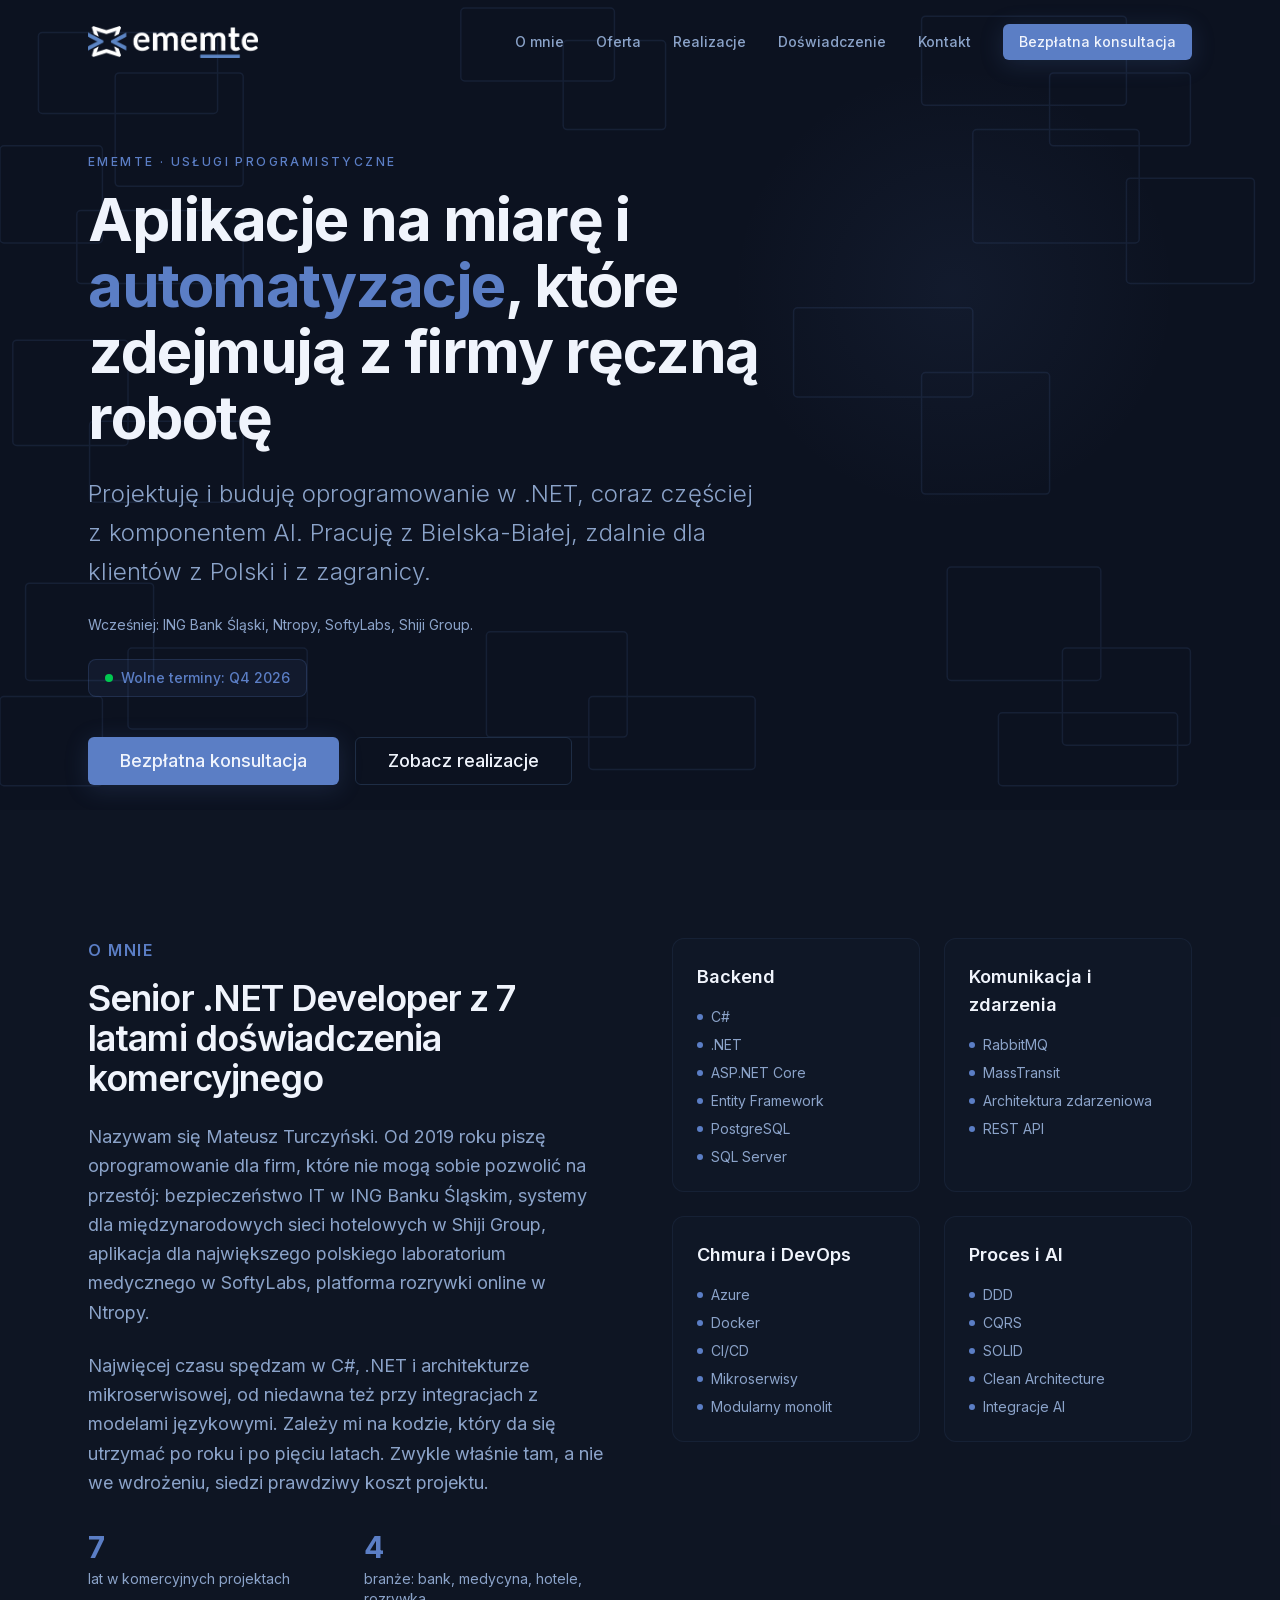
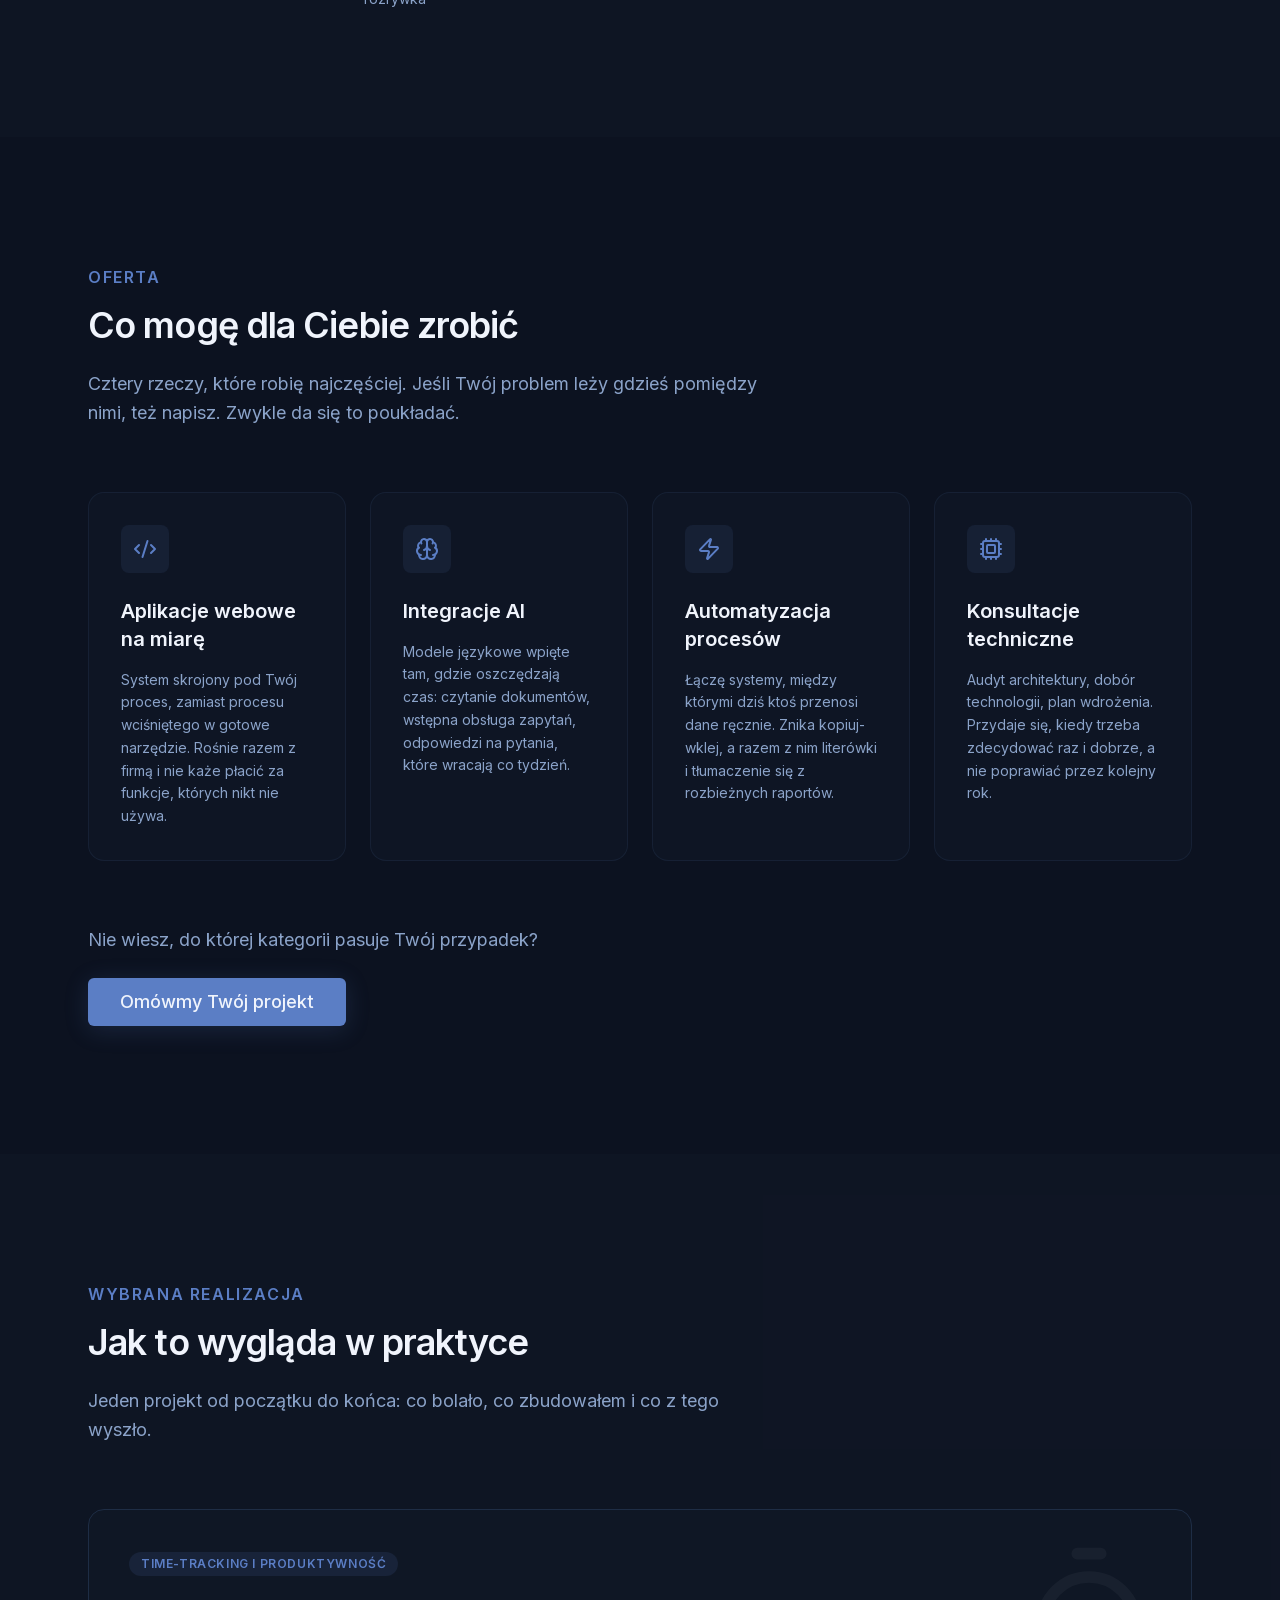
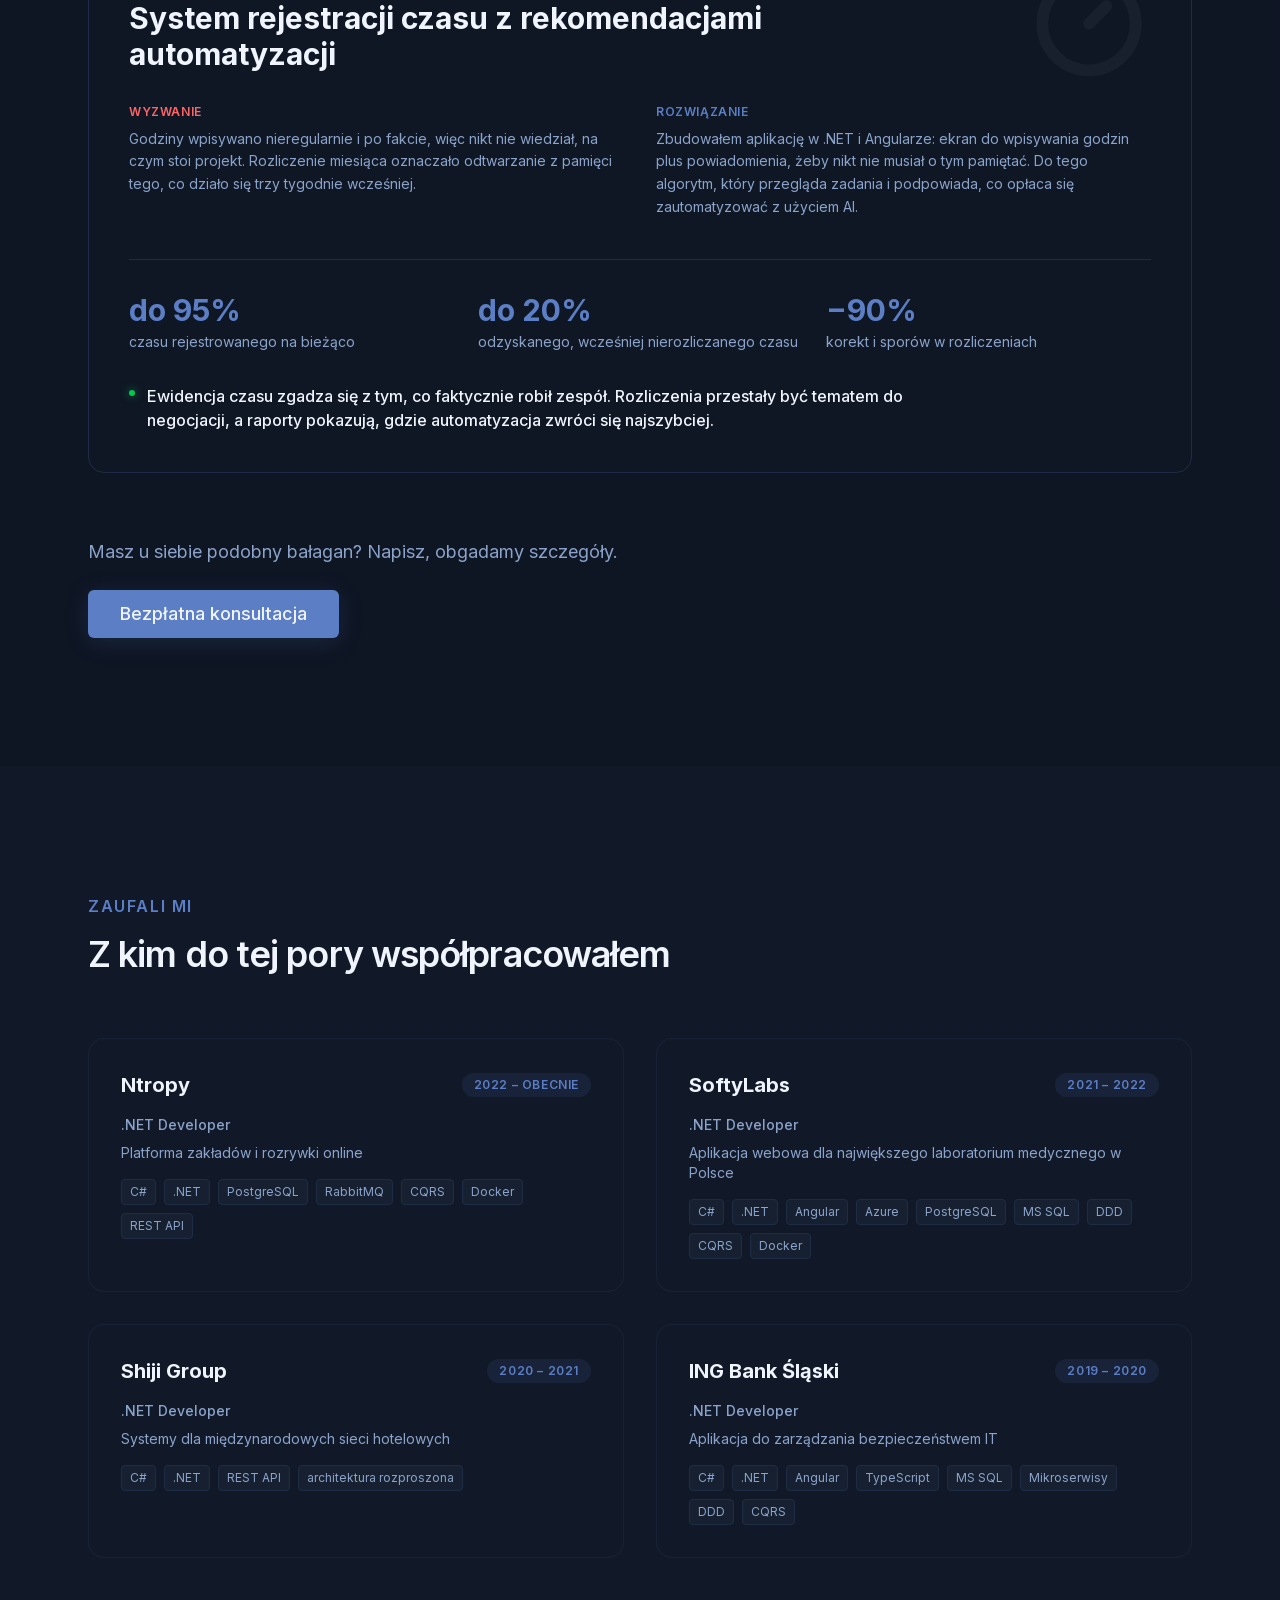
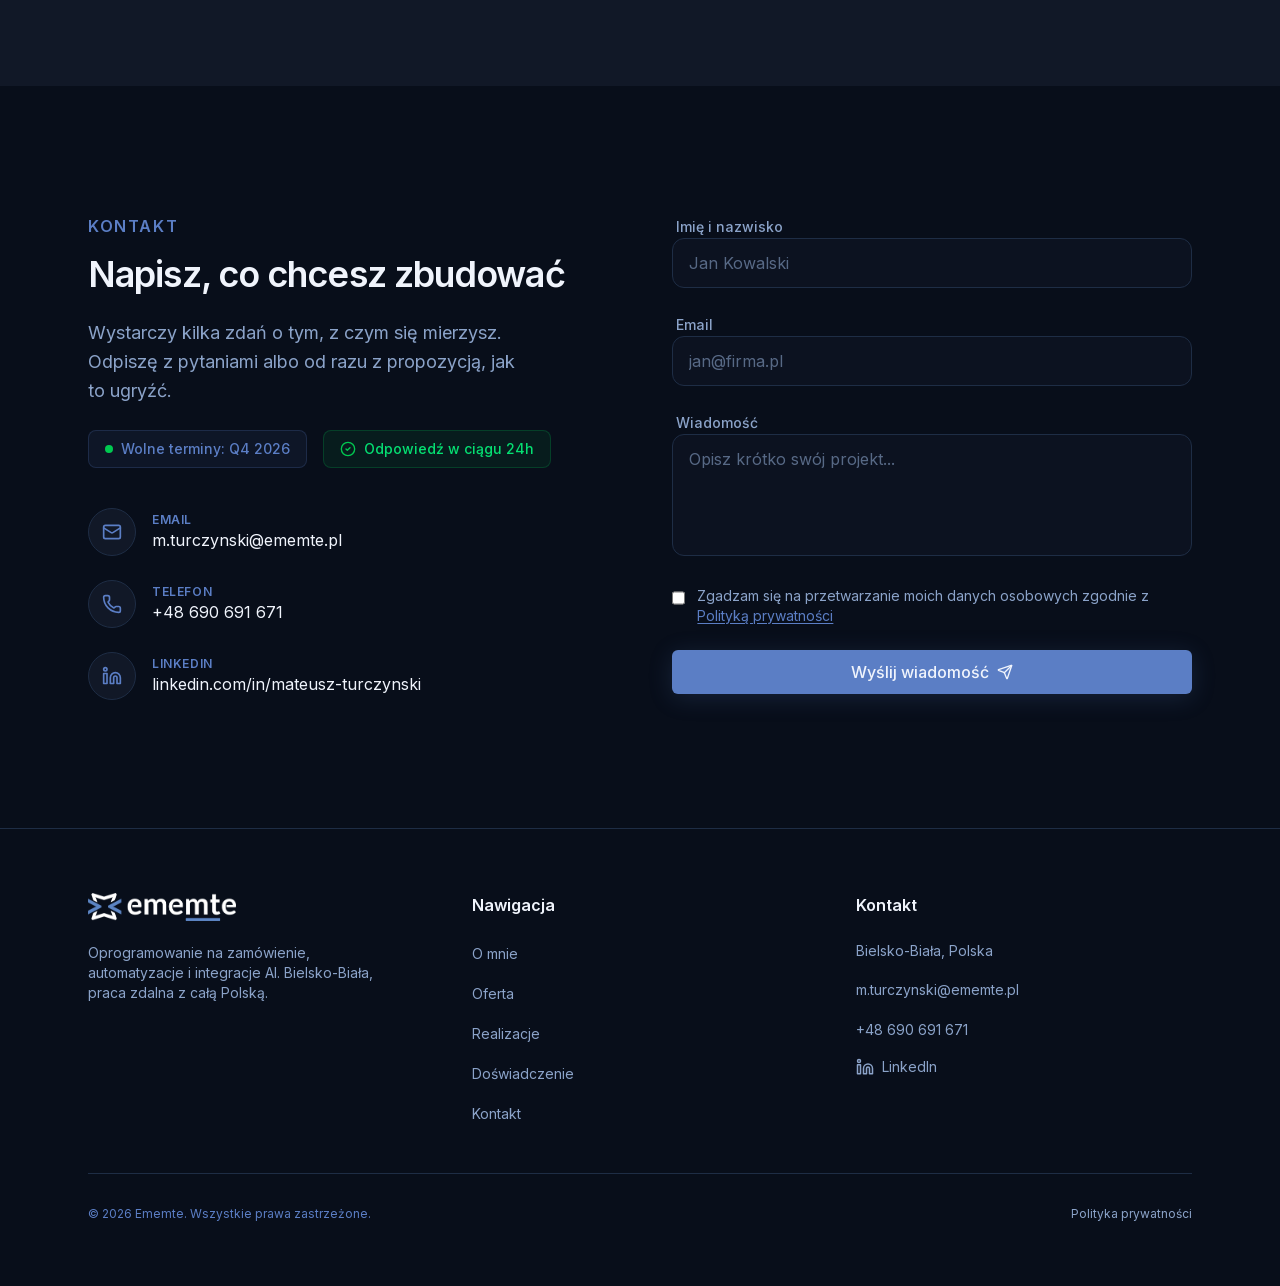
<file: index.html>
<!DOCTYPE html><html lang="pl" class="scroll-smooth"><head><meta charSet="utf-8"/><meta name="viewport" content="width=device-width, initial-scale=1"/><link rel="preload" href="/_next/static/media/1bffadaabf893a1e-s.p.3-6t-g6q0vh0a.woff2" as="font" crossorigin="" type="font/woff2"/><link rel="preload" href="/_next/static/media/47fe1b7cd6e6ed85-s.p.3bh2vc0w-r-ll.woff2" as="font" crossorigin="" type="font/woff2"/><link rel="preload" href="/_next/static/media/5f9d24ebef5d5292-s.p.19xuq3td7fwu_.woff2" as="font" crossorigin="" type="font/woff2"/><link rel="preload" href="/_next/static/media/798ea22d9983e047-s.p.3go-kn2r40gie.woff2" as="font" crossorigin="" type="font/woff2"/><link rel="preload" href="/_next/static/media/83afe278b6a6bb3c-s.p.2bn3s6zvc0dyp.woff2" as="font" crossorigin="" type="font/woff2"/><link rel="preload" href="/_next/static/media/e2334d715941921e-s.p.3o_v2fun1jzxk.woff2" as="font" crossorigin="" type="font/woff2"/><link rel="preload" as="image" href="/logo-white-trim.png"/><link rel="stylesheet" href="/_next/static/chunks/108umorgh88ww.css" data-precedence="next"/><link rel="preload" as="script" fetchPriority="low" href="/_next/static/chunks/3s6nzrbk-8mnv.js"/><script src="/_next/static/chunks/19mx3mg6lkumu.js" async=""></script><script src="/_next/static/chunks/227kwhsrjlnp4.js" async=""></script><script src="/_next/static/chunks/3tcwyjf3sdyt-.js" async=""></script><script src="/_next/static/chunks/turbopack-193tdqrugw4ny.js" async=""></script><script src="/_next/static/chunks/3fntmmi971322.js" async="" crossorigin=""></script><script src="/_next/static/chunks/0wu2bzh3nxzuw.js" async="" crossorigin=""></script><script src="/_next/static/chunks/0928_zlnq9jo8.js" async="" crossorigin=""></script><meta name="next-size-adjust" content=""/><meta name="theme-color" content="#0c1220"/><title>Ememte | Aplikacje webowe, automatyzacje i integracje AI</title><meta name="description" content="Programista .NET z Bielska-Białej. Buduję aplikacje webowe na zamówienie, automatyzuję procesy i wpinam AI tam, gdzie oszczędza czas."/><meta name="author" content="Mateusz Turczyński"/><link rel="manifest" href="/manifest.json"/><meta name="keywords" content="Ememte,programista .NET,aplikacje webowe,integracje AI,automatyzacja procesów,Bielsko-Biała,oprogramowanie na zamówienie,doradztwo technologiczne"/><meta name="robots" content="index, follow"/><link rel="canonical" href="https://ememte.pl/"/><meta property="og:title" content="Ememte | Aplikacje webowe, automatyzacje i integracje AI"/><meta property="og:description" content="Programista .NET z Bielska-Białej. Buduję aplikacje webowe na zamówienie, automatyzuję procesy i wpinam AI tam, gdzie oszczędza czas."/><meta property="og:url" content="https://ememte.pl/"/><meta property="og:site_name" content="Ememte"/><meta property="og:locale" content="pl_PL"/><meta property="og:image" content="https://ememte.pl/og-image.png"/><meta property="og:image:width" content="1200"/><meta property="og:image:height" content="630"/><meta property="og:image:alt" content="Ememte: aplikacje webowe, automatyzacje i integracje AI"/><meta property="og:type" content="website"/><meta name="twitter:card" content="summary_large_image"/><meta name="twitter:title" content="Ememte | Aplikacje webowe, automatyzacje i integracje AI"/><meta name="twitter:description" content="Programista .NET z Bielska-Białej. Aplikacje na zamówienie, automatyzacje i integracje AI."/><meta name="twitter:image" content="https://ememte.pl/og-image.png"/><meta name="twitter:image:alt" content="Ememte: aplikacje webowe, automatyzacje i integracje AI"/><meta name="twitter:image:width" content="1200"/><meta name="twitter:image:height" content="630"/><link rel="icon" href="/favicon.ico?favicon.2vob68tjqpejf.ico" sizes="256x256" type="image/x-icon"/><link rel="icon" href="/favicon.ico" sizes="any"/><link rel="icon" href="/icon-192.png" type="image/png" sizes="192x192"/><link rel="apple-touch-icon" href="/apple-touch-icon.png"/><script type="application/ld+json">{"@context":"https://schema.org","@graph":[{"@type":"Person","@id":"https://ememte.pl#mateusz-turczynski","name":"Mateusz Turczyński","jobTitle":"Senior .NET Developer","url":"https://ememte.pl","sameAs":["https://linkedin.com/in/mateusz-turczynski"],"knowsAbout":["C#",".NET","Microservices","Distributed Systems","AI Integration","PostgreSQL","RabbitMQ","Docker","Azure"],"worksFor":{"@type":"Organization","name":"Ntropy"}},{"@type":"ProfessionalService","@id":"https://ememte.pl#ememte","name":"Ememte","description":"Aplikacje webowe na zamówienie, automatyzacja procesów i integracje AI dla firm.","url":"https://ememte.pl","email":"m.turczynski@ememte.pl","telephone":"+48690691671","image":"https://ememte.pl/icon-512.png","logo":"https://ememte.pl/icon-512.png","founder":{"@id":"https://ememte.pl#mateusz-turczynski"},"sameAs":["https://linkedin.com/in/mateusz-turczynski"],"areaServed":"PL","address":{"@type":"PostalAddress","addressLocality":"Bielsko-Biała","addressCountry":"PL"},"hasOfferCatalog":{"@type":"OfferCatalog","name":"Usługi","itemListElement":[{"@type":"Offer","itemOffered":{"@type":"Service","name":"Aplikacje webowe na miarę"}},{"@type":"Offer","itemOffered":{"@type":"Service","name":"Integracje AI"}},{"@type":"Offer","itemOffered":{"@type":"Service","name":"Automatyzacja procesów"}},{"@type":"Offer","itemOffered":{"@type":"Service","name":"Konsultacje techniczne"}}]},"contactPoint":{"@type":"ContactPoint","contactType":"sales","email":"m.turczynski@ememte.pl","telephone":"+48690691671","areaServed":"PL","availableLanguage":["Polish","English"]}}]}</script><noscript><style>.reveal{opacity:1!important;transform:none!important}</style></noscript><script src="/_next/static/chunks/0cz1d0mv5g_q7.js" noModule=""></script></head><body class="inter_5620b7ea-module__LLy_Qq__variable poppins_d1d4bb63-module__Q-RtlG__variable antialiased text-slate-50" style="background:#0c1220"><div hidden=""><!--$--><!--/$--></div><a href="#main-content" class="sr-only focus:not-sr-only focus:absolute focus:top-4 focus:left-4 focus:z-50 focus:px-4 focus:py-2 focus:rounded bg-brand-accent text-white">Przejdź do treści głównej</a><header class="fixed top-0 left-0 right-0 z-50 transition-all duration-300 bg-transparent py-6"><div class="container mx-auto px-6 max-w-6xl flex items-center justify-between"><a aria-label="Ememte – strona główna" class="inline-block" href="/"><img alt="Ememte" width="742" height="140" decoding="async" data-nimg="1" class="h-8 w-auto" style="color:transparent" src="/logo-white-trim.png"/></a><nav class="hidden lg:flex items-center space-x-8" aria-label="Nawigacja główna"><a class="text-sm font-medium text-brand-muted transition-colors hover:text-brand-text focus-visible:outline-none focus-visible:text-brand-text" href="/#o-mnie">O mnie</a><a class="text-sm font-medium text-brand-muted transition-colors hover:text-brand-text focus-visible:outline-none focus-visible:text-brand-text" href="/#oferta">Oferta</a><a class="text-sm font-medium text-brand-muted transition-colors hover:text-brand-text focus-visible:outline-none focus-visible:text-brand-text" href="/#realizacje">Realizacje</a><a class="text-sm font-medium text-brand-muted transition-colors hover:text-brand-text focus-visible:outline-none focus-visible:text-brand-text" href="/#doswiadczenie">Doświadczenie</a><a class="text-sm font-medium text-brand-muted transition-colors hover:text-brand-text focus-visible:outline-none focus-visible:text-brand-text" href="/#kontakt">Kontakt</a><a class="inline-flex items-center justify-center rounded-md font-medium cursor-pointer transition-[transform,opacity,background-color] duration-200 hover:opacity-90 hover:scale-[1.02] active:scale-[0.98] disabled:pointer-events-none disabled:opacity-50 h-9 px-4 text-sm " style="background:#5b7ec5;color:#f0f4fc;box-shadow:0 4px 24px rgba(91,126,197,0.18)" href="/#kontakt">Bezpłatna konsultacja</a></nav><div class="flex items-center gap-3 lg:hidden"><a class="inline-flex items-center justify-center rounded-md font-medium cursor-pointer transition-[transform,opacity,background-color] duration-200 hover:opacity-90 hover:scale-[1.02] active:scale-[0.98] disabled:pointer-events-none disabled:opacity-50 h-9 px-4 text-sm px-3" style="background:#5b7ec5;color:#f0f4fc;box-shadow:0 4px 24px rgba(91,126,197,0.18)" href="/#kontakt">Kontakt</a><button type="button" class="text-white p-1" aria-label="Otwórz menu" aria-expanded="false" aria-controls="mobile-menu"><svg xmlns="http://www.w3.org/2000/svg" width="24" height="24" viewBox="0 0 24 24" fill="none" stroke="currentColor" stroke-width="2" stroke-linecap="round" stroke-linejoin="round" class="lucide lucide-menu" aria-hidden="true"><path d="M4 5h16"></path><path d="M4 12h16"></path><path d="M4 19h16"></path></svg></button></div></div></header><main id="main-content" class="min-h-screen"><section class="relative min-h-[90svh] flex flex-col justify-center overflow-hidden pt-32 bg-brand-bg"><svg aria-hidden="true" class="absolute inset-0 w-full h-full pointer-events-none select-none" xmlns="http://www.w3.org/2000/svg" preserveAspectRatio="xMidYMid slice"><defs><style>.r{fill:none;stroke:#162035;stroke-width:1.5}</style></defs><rect class="r" x="3%" y="4%" width="14%" height="10%" rx="4"></rect><rect class="r" x="9%" y="9%" width="10%" height="14%" rx="4"></rect><rect class="r" x="0%" y="18%" width="8%" height="12%" rx="4"></rect><rect class="r" x="6%" y="26%" width="13%" height="9%" rx="4"></rect><rect class="r" x="36%" y="1%" width="12%" height="9%" rx="4"></rect><rect class="r" x="44%" y="5%" width="8%" height="11%" rx="4"></rect><rect class="r" x="72%" y="2%" width="16%" height="11%" rx="4"></rect><rect class="r" x="82%" y="9%" width="11%" height="9%" rx="4"></rect><rect class="r" x="76%" y="16%" width="13%" height="14%" rx="4"></rect><rect class="r" x="88%" y="22%" width="10%" height="13%" rx="4"></rect><rect class="r" x="1%" y="42%" width="9%" height="13%" rx="4"></rect><rect class="r" x="7%" y="52%" width="12%" height="10%" rx="4"></rect><rect class="r" x="62%" y="38%" width="14%" height="11%" rx="4"></rect><rect class="r" x="72%" y="46%" width="10%" height="15%" rx="4"></rect><rect class="r" x="2%" y="72%" width="10%" height="12%" rx="4"></rect><rect class="r" x="10%" y="80%" width="14%" height="10%" rx="4"></rect><rect class="r" x="0%" y="86%" width="8%" height="11%" rx="4"></rect><rect class="r" x="38%" y="78%" width="11%" height="13%" rx="4"></rect><rect class="r" x="46%" y="86%" width="13%" height="9%" rx="4"></rect><rect class="r" x="74%" y="70%" width="12%" height="14%" rx="4"></rect><rect class="r" x="83%" y="80%" width="10%" height="12%" rx="4"></rect><rect class="r" x="78%" y="88%" width="14%" height="9%" rx="4"></rect></svg><div aria-hidden="true" class="absolute top-[8%] right-[8%] w-[28rem] h-[28rem] rounded-full pointer-events-none" style="background:radial-gradient(circle, rgba(91,126,197,0.08) 0%, transparent 70%)"></div><div class="container mx-auto px-6 max-w-6xl relative z-10"><div class="max-w-3xl"><p class="text-base mb-4 uppercase tracking-[0.2em] font-medium text-xs text-brand-accent">Ememte · usługi programistyczne</p><h1 class="text-4xl md:text-5xl lg:text-6xl font-serif font-bold tracking-tight mb-6 leading-[1.1] text-brand-text">Aplikacje na miarę i <span class="text-brand-accent">automatyzacje</span>, które zdejmują z firmy ręczną robotę</h1><p class="text-xl md:text-2xl leading-relaxed font-light mb-6 max-w-2xl text-brand-muted">Projektuję i buduję oprogramowanie w .NET, coraz częściej z komponentem AI. Pracuję z Bielska-Białej, zdalnie dla klientów z Polski i z zagranicy.</p><p class="text-sm mb-6 max-w-2xl text-brand-muted">Wcześniej: ING Bank Śląski, Ntropy, SoftyLabs, Shiji Group.</p><div class="mb-10"><div class="inline-flex items-center gap-2 px-4 py-2 rounded-lg bg-brand-accent/8 border border-brand-accent/20"><span class="w-2 h-2 rounded-full bg-green-500 motion-safe:animate-pulse" aria-hidden="true"></span><p class="text-sm font-medium text-brand-accent">Wolne terminy: <!-- -->Q3 2026</p></div></div><div class="flex flex-col sm:flex-row gap-4"><a class="inline-flex items-center justify-center rounded-md font-medium cursor-pointer transition-[transform,opacity,background-color] duration-200 hover:opacity-90 hover:scale-[1.02] active:scale-[0.98] disabled:pointer-events-none disabled:opacity-50 h-12 px-8 text-lg " style="background:#5b7ec5;color:#f0f4fc;box-shadow:0 4px 24px rgba(91,126,197,0.18)" href="#kontakt">Bezpłatna konsultacja</a><a class="inline-flex items-center justify-center rounded-md font-medium cursor-pointer transition-[transform,opacity,background-color] duration-200 hover:opacity-90 hover:scale-[1.02] active:scale-[0.98] disabled:pointer-events-none disabled:opacity-50 h-12 px-8 text-lg " style="background:transparent;border:1px solid #1e2d45;color:#f0f4fc" href="#realizacje">Zobacz realizacje</a></div></div></div></section><section id="o-mnie" class="py-20 md:py-32 scroll-mt-24 bg-brand-surface/50"><div class="reveal  container mx-auto px-6 max-w-6xl "><div class="grid lg:grid-cols-2 gap-16 items-start"><div><p class="text-base mb-4 uppercase tracking-widest font-semibold text-brand-accent ">O mnie</p><h2 class="text-3xl md:text-4xl font-serif font-semibold tracking-tight mb-6 text-brand-text">Senior .NET Developer z <!-- -->7<!-- --> latami doświadczenia komercyjnego</h2><p class="text-base md:text-lg leading-relaxed mb-6 text-brand-muted">Nazywam się Mateusz Turczyński. Od <!-- -->2019<!-- --> roku piszę oprogramowanie dla firm, które nie mogą sobie pozwolić na przestój: bezpieczeństwo IT w ING Banku Śląskim, systemy dla międzynarodowych sieci hotelowych w Shiji Group, aplikacja dla największego polskiego laboratorium medycznego w SoftyLabs, platforma rozrywki online w Ntropy.</p><p class="text-base md:text-lg leading-relaxed mb-8 text-brand-muted">Najwięcej czasu spędzam w C#, .NET i architekturze mikroserwisowej, od niedawna też przy integracjach z modelami językowymi. Zależy mi na kodzie, który da się utrzymać po roku i po pięciu latach. Zwykle właśnie tam, a nie we wdrożeniu, siedzi prawdziwy koszt projektu.</p><div class="grid grid-cols-2 gap-8"><div><div class="text-3xl font-bold mb-1 text-brand-accent">7</div><div class="text-sm text-brand-muted">lat w komercyjnych projektach</div></div><div><div class="text-3xl font-bold mb-1 text-brand-accent">4</div><div class="text-sm text-brand-muted">branże: bank, medycyna, hotele, rozrywka</div></div></div></div><div class="grid sm:grid-cols-2 gap-6"><div class="reveal  card-brand p-6 rounded-xl border"><h3 class="text-lg font-semibold mb-4 text-brand-text">Backend</h3><ul class="space-y-2"><li class="flex items-center text-brand-muted text-sm"><span class="w-1.5 h-1.5 rounded-full mr-2 shrink-0 bg-brand-accent"></span>C#</li><li class="flex items-center text-brand-muted text-sm"><span class="w-1.5 h-1.5 rounded-full mr-2 shrink-0 bg-brand-accent"></span>.NET</li><li class="flex items-center text-brand-muted text-sm"><span class="w-1.5 h-1.5 rounded-full mr-2 shrink-0 bg-brand-accent"></span>ASP.NET Core</li><li class="flex items-center text-brand-muted text-sm"><span class="w-1.5 h-1.5 rounded-full mr-2 shrink-0 bg-brand-accent"></span>Entity Framework</li><li class="flex items-center text-brand-muted text-sm"><span class="w-1.5 h-1.5 rounded-full mr-2 shrink-0 bg-brand-accent"></span>PostgreSQL</li><li class="flex items-center text-brand-muted text-sm"><span class="w-1.5 h-1.5 rounded-full mr-2 shrink-0 bg-brand-accent"></span>SQL Server</li></ul></div><div class="reveal  card-brand p-6 rounded-xl border" style="transition-delay:100ms"><h3 class="text-lg font-semibold mb-4 text-brand-text">Komunikacja i zdarzenia</h3><ul class="space-y-2"><li class="flex items-center text-brand-muted text-sm"><span class="w-1.5 h-1.5 rounded-full mr-2 shrink-0 bg-brand-accent"></span>RabbitMQ</li><li class="flex items-center text-brand-muted text-sm"><span class="w-1.5 h-1.5 rounded-full mr-2 shrink-0 bg-brand-accent"></span>MassTransit</li><li class="flex items-center text-brand-muted text-sm"><span class="w-1.5 h-1.5 rounded-full mr-2 shrink-0 bg-brand-accent"></span>Architektura zdarzeniowa</li><li class="flex items-center text-brand-muted text-sm"><span class="w-1.5 h-1.5 rounded-full mr-2 shrink-0 bg-brand-accent"></span>REST API</li></ul></div><div class="reveal  card-brand p-6 rounded-xl border" style="transition-delay:200ms"><h3 class="text-lg font-semibold mb-4 text-brand-text">Chmura i DevOps</h3><ul class="space-y-2"><li class="flex items-center text-brand-muted text-sm"><span class="w-1.5 h-1.5 rounded-full mr-2 shrink-0 bg-brand-accent"></span>Azure</li><li class="flex items-center text-brand-muted text-sm"><span class="w-1.5 h-1.5 rounded-full mr-2 shrink-0 bg-brand-accent"></span>Docker</li><li class="flex items-center text-brand-muted text-sm"><span class="w-1.5 h-1.5 rounded-full mr-2 shrink-0 bg-brand-accent"></span>CI/CD</li><li class="flex items-center text-brand-muted text-sm"><span class="w-1.5 h-1.5 rounded-full mr-2 shrink-0 bg-brand-accent"></span>Mikroserwisy</li><li class="flex items-center text-brand-muted text-sm"><span class="w-1.5 h-1.5 rounded-full mr-2 shrink-0 bg-brand-accent"></span>Modularny monolit</li></ul></div><div class="reveal  card-brand p-6 rounded-xl border" style="transition-delay:300ms"><h3 class="text-lg font-semibold mb-4 text-brand-text">Proces i AI</h3><ul class="space-y-2"><li class="flex items-center text-brand-muted text-sm"><span class="w-1.5 h-1.5 rounded-full mr-2 shrink-0 bg-brand-accent"></span>DDD</li><li class="flex items-center text-brand-muted text-sm"><span class="w-1.5 h-1.5 rounded-full mr-2 shrink-0 bg-brand-accent"></span>CQRS</li><li class="flex items-center text-brand-muted text-sm"><span class="w-1.5 h-1.5 rounded-full mr-2 shrink-0 bg-brand-accent"></span>SOLID</li><li class="flex items-center text-brand-muted text-sm"><span class="w-1.5 h-1.5 rounded-full mr-2 shrink-0 bg-brand-accent"></span>Clean Architecture</li><li class="flex items-center text-brand-muted text-sm"><span class="w-1.5 h-1.5 rounded-full mr-2 shrink-0 bg-brand-accent"></span>Integracje AI</li></ul></div></div></div></div></section><section id="oferta" class="py-20 md:py-32 scroll-mt-24 "><div class="reveal  container mx-auto px-6 max-w-6xl "><div class="max-w-2xl mb-12 md:mb-16"><p class="text-base mb-4 uppercase tracking-widest font-semibold text-brand-accent ">Oferta</p><h2 class="text-3xl md:text-4xl font-serif font-semibold tracking-tight mb-6 text-brand-text">Co mogę dla Ciebie zrobić</h2><p class="text-base md:text-lg leading-relaxed text-brand-muted">Cztery rzeczy, które robię najczęściej. Jeśli Twój problem leży gdzieś pomiędzy nimi, też napisz. Zwykle da się to poukładać.</p></div><div class="grid md:grid-cols-2 lg:grid-cols-4 gap-6"><div class="reveal  card-brand p-8 rounded-2xl border flex flex-col h-full"><div class="w-12 h-12 rounded-lg flex items-center justify-center mb-6 bg-brand-accent/10"><svg xmlns="http://www.w3.org/2000/svg" width="24" height="24" viewBox="0 0 24 24" fill="none" stroke="currentColor" stroke-width="2" stroke-linecap="round" stroke-linejoin="round" class="lucide lucide-code-xml w-6 h-6 text-brand-accent" aria-hidden="true"><path d="m18 16 4-4-4-4"></path><path d="m6 8-4 4 4 4"></path><path d="m14.5 4-5 16"></path></svg></div><h3 class="text-xl font-semibold mb-4 text-brand-text">Aplikacje webowe na miarę</h3><p class="text-sm text-brand-muted leading-relaxed">System skrojony pod Twój proces, zamiast procesu wciśniętego w gotowe narzędzie. Rośnie razem z firmą i nie każe płacić za funkcje, których nikt nie używa.</p></div><div class="reveal  card-brand p-8 rounded-2xl border flex flex-col h-full" style="transition-delay:100ms"><div class="w-12 h-12 rounded-lg flex items-center justify-center mb-6 bg-brand-accent/10"><svg xmlns="http://www.w3.org/2000/svg" width="24" height="24" viewBox="0 0 24 24" fill="none" stroke="currentColor" stroke-width="2" stroke-linecap="round" stroke-linejoin="round" class="lucide lucide-brain w-6 h-6 text-brand-accent" aria-hidden="true"><path d="M12 18V5"></path><path d="M15 13a4.17 4.17 0 0 1-3-4 4.17 4.17 0 0 1-3 4"></path><path d="M17.598 6.5A3 3 0 1 0 12 5a3 3 0 1 0-5.598 1.5"></path><path d="M17.997 5.125a4 4 0 0 1 2.526 5.77"></path><path d="M18 18a4 4 0 0 0 2-7.464"></path><path d="M19.967 17.483A4 4 0 1 1 12 18a4 4 0 1 1-7.967-.517"></path><path d="M6 18a4 4 0 0 1-2-7.464"></path><path d="M6.003 5.125a4 4 0 0 0-2.526 5.77"></path></svg></div><h3 class="text-xl font-semibold mb-4 text-brand-text">Integracje AI</h3><p class="text-sm text-brand-muted leading-relaxed">Modele językowe wpięte tam, gdzie oszczędzają czas: czytanie dokumentów, wstępna obsługa zapytań, odpowiedzi na pytania, które wracają co tydzień.</p></div><div class="reveal  card-brand p-8 rounded-2xl border flex flex-col h-full" style="transition-delay:200ms"><div class="w-12 h-12 rounded-lg flex items-center justify-center mb-6 bg-brand-accent/10"><svg xmlns="http://www.w3.org/2000/svg" width="24" height="24" viewBox="0 0 24 24" fill="none" stroke="currentColor" stroke-width="2" stroke-linecap="round" stroke-linejoin="round" class="lucide lucide-zap w-6 h-6 text-brand-accent" aria-hidden="true"><path d="M4 14a1 1 0 0 1-.78-1.63l9.9-10.2a.5.5 0 0 1 .86.46l-1.92 6.02A1 1 0 0 0 13 10h7a1 1 0 0 1 .78 1.63l-9.9 10.2a.5.5 0 0 1-.86-.46l1.92-6.02A1 1 0 0 0 11 14z"></path></svg></div><h3 class="text-xl font-semibold mb-4 text-brand-text">Automatyzacja procesów</h3><p class="text-sm text-brand-muted leading-relaxed">Łączę systemy, między którymi dziś ktoś przenosi dane ręcznie. Znika kopiuj-wklej, a razem z nim literówki i tłumaczenie się z rozbieżnych raportów.</p></div><div class="reveal  card-brand p-8 rounded-2xl border flex flex-col h-full" style="transition-delay:300ms"><div class="w-12 h-12 rounded-lg flex items-center justify-center mb-6 bg-brand-accent/10"><svg xmlns="http://www.w3.org/2000/svg" width="24" height="24" viewBox="0 0 24 24" fill="none" stroke="currentColor" stroke-width="2" stroke-linecap="round" stroke-linejoin="round" class="lucide lucide-cpu w-6 h-6 text-brand-accent" aria-hidden="true"><path d="M12 20v2"></path><path d="M12 2v2"></path><path d="M17 20v2"></path><path d="M17 2v2"></path><path d="M2 12h2"></path><path d="M2 17h2"></path><path d="M2 7h2"></path><path d="M20 12h2"></path><path d="M20 17h2"></path><path d="M20 7h2"></path><path d="M7 20v2"></path><path d="M7 2v2"></path><rect x="4" y="4" width="16" height="16" rx="2"></rect><rect x="8" y="8" width="8" height="8" rx="1"></rect></svg></div><h3 class="text-xl font-semibold mb-4 text-brand-text">Konsultacje techniczne</h3><p class="text-sm text-brand-muted leading-relaxed">Audyt architektury, dobór technologii, plan wdrożenia. Przydaje się, kiedy trzeba zdecydować raz i dobrze, a nie poprawiać przez kolejny rok.</p></div></div><div class="mt-12 md:mt-16"><p class="text-base md:text-lg leading-relaxed mb-6 text-brand-muted">Nie wiesz, do której kategorii pasuje Twój przypadek?</p><a class="inline-flex items-center justify-center rounded-md font-medium cursor-pointer transition-[transform,opacity,background-color] duration-200 hover:opacity-90 hover:scale-[1.02] active:scale-[0.98] disabled:pointer-events-none disabled:opacity-50 h-12 px-8 text-lg " style="background:#5b7ec5;color:#f0f4fc;box-shadow:0 4px 24px rgba(91,126,197,0.18)" href="#kontakt">Omówmy Twój projekt</a></div></div></section><section id="realizacje" class="py-20 md:py-32 scroll-mt-24 bg-brand-surface/50"><div class="reveal  container mx-auto px-6 max-w-6xl "><div class="max-w-2xl mb-12 md:mb-16"><p class="text-base mb-4 uppercase tracking-widest font-semibold text-brand-accent ">Wybrana realizacja</p><h2 class="text-3xl md:text-4xl font-serif font-semibold tracking-tight mb-6 text-brand-text">Jak to wygląda w praktyce</h2><p class="text-base md:text-lg leading-relaxed text-brand-muted">Jeden projekt od początku do końca: co bolało, co zbudowałem i co z tego wyszło.</p></div><article class="reveal  relative overflow-hidden rounded-2xl border border-brand-border p-6 sm:p-10 bg-brand-surface-2/20"><div class="absolute top-0 right-0 p-8 opacity-[0.04] pointer-events-none hidden sm:block"><svg xmlns="http://www.w3.org/2000/svg" width="140" height="140" viewBox="0 0 24 24" fill="none" stroke="currentColor" stroke-width="2" stroke-linecap="round" stroke-linejoin="round" class="lucide lucide-timer" aria-hidden="true"><line x1="10" x2="14" y1="2" y2="2"></line><line x1="12" x2="15" y1="14" y2="11"></line><circle cx="12" cy="14" r="8"></circle></svg></div><span class="inline-block mb-6 px-3 py-1 rounded-full text-xs font-semibold uppercase tracking-wider bg-brand-accent-muted text-brand-accent">Time-tracking i produktywność</span><h3 class="text-2xl md:text-3xl font-bold mb-8 text-brand-text max-w-2xl">System rejestracji czasu z rekomendacjami automatyzacji</h3><div class="grid md:grid-cols-2 gap-8 mb-10"><div><span class="block text-xs font-semibold text-red-400 uppercase tracking-wider mb-2">Wyzwanie</span><p class="text-sm text-brand-muted leading-relaxed">Godziny wpisywano nieregularnie i po fakcie, więc nikt nie wiedział, na czym stoi projekt. Rozliczenie miesiąca oznaczało odtwarzanie z pamięci tego, co działo się trzy tygodnie wcześniej.</p></div><div><span class="block text-xs font-semibold uppercase tracking-wider mb-2 text-brand-accent">Rozwiązanie</span><p class="text-sm text-brand-muted leading-relaxed">Zbudowałem aplikację w .NET i Angularze: ekran do wpisywania godzin plus powiadomienia, żeby nikt nie musiał o tym pamiętać. Do tego algorytm, który przegląda zadania i podpowiada, co opłaca się zautomatyzować z użyciem AI.</p></div></div><div class="grid grid-cols-1 sm:grid-cols-3 gap-6 mb-8 pt-8 border-t border-brand-border"><div><div class="text-3xl font-bold mb-1 text-brand-accent">do 95%</div><div class="text-sm text-brand-muted">czasu rejestrowanego na bieżąco</div></div><div><div class="text-3xl font-bold mb-1 text-brand-accent">do 20%</div><div class="text-sm text-brand-muted">odzyskanego, wcześniej nierozliczanego czasu</div></div><div><div class="text-3xl font-bold mb-1 text-brand-accent">−90%</div><div class="text-sm text-brand-muted">korekt i sporów w rozliczeniach</div></div></div><div class="flex items-start gap-3"><div class="mt-1.5 w-1.5 h-1.5 rounded-full bg-green-500 shadow-[0_0_8px_rgba(34,197,94,0.6)] flex-shrink-0"></div><p class="text-sm md:text-base font-medium text-brand-text max-w-3xl">Ewidencja czasu zgadza się z tym, co faktycznie robił zespół. Rozliczenia przestały być tematem do negocjacji, a raporty pokazują, gdzie automatyzacja zwróci się najszybciej.</p></div></article><div class="mt-12 md:mt-16"><p class="text-base md:text-lg leading-relaxed mb-6 text-brand-muted">Masz u siebie podobny bałagan? Napisz, obgadamy szczegóły.</p><a class="inline-flex items-center justify-center rounded-md font-medium cursor-pointer transition-[transform,opacity,background-color] duration-200 hover:opacity-90 hover:scale-[1.02] active:scale-[0.98] disabled:pointer-events-none disabled:opacity-50 h-12 px-8 text-lg " style="background:#5b7ec5;color:#f0f4fc;box-shadow:0 4px 24px rgba(91,126,197,0.18)" href="#kontakt">Bezpłatna konsultacja</a></div></div></section><section id="doswiadczenie" class="py-20 md:py-32 scroll-mt-24 bg-brand-surface"><div class="reveal  container mx-auto px-6 max-w-6xl "><div class="max-w-2xl mb-12 md:mb-16"><p class="text-base mb-4 uppercase tracking-widest font-semibold text-brand-accent ">Zaufali mi</p><h2 class="text-3xl md:text-4xl font-serif font-semibold tracking-tight text-brand-text">Z kim do tej pory współpracowałem</h2></div><div class="grid md:grid-cols-2 gap-8"><article class="reveal  card-brand p-8 rounded-2xl border"><div class="flex items-center justify-between gap-4 mb-4"><h3 class="text-xl font-bold text-brand-text">Ntropy</h3><span class="text-xs font-semibold uppercase tracking-wider px-3 py-1 rounded-full text-brand-accent bg-brand-accent/10 whitespace-nowrap">2022 – obecnie</span></div><p class="text-sm mb-2 font-medium text-brand-muted">.NET Developer</p><p class="text-sm mb-4 text-brand-muted">Platforma zakładów i rozrywki online</p><ul class="flex flex-wrap gap-2"><li class="text-xs px-2 py-1 rounded text-brand-muted bg-brand-surface-2 border border-brand-border">C#</li><li class="text-xs px-2 py-1 rounded text-brand-muted bg-brand-surface-2 border border-brand-border">.NET</li><li class="text-xs px-2 py-1 rounded text-brand-muted bg-brand-surface-2 border border-brand-border">PostgreSQL</li><li class="text-xs px-2 py-1 rounded text-brand-muted bg-brand-surface-2 border border-brand-border">RabbitMQ</li><li class="text-xs px-2 py-1 rounded text-brand-muted bg-brand-surface-2 border border-brand-border">CQRS</li><li class="text-xs px-2 py-1 rounded text-brand-muted bg-brand-surface-2 border border-brand-border">Docker</li><li class="text-xs px-2 py-1 rounded text-brand-muted bg-brand-surface-2 border border-brand-border">REST API</li></ul></article><article class="reveal  card-brand p-8 rounded-2xl border" style="transition-delay:100ms"><div class="flex items-center justify-between gap-4 mb-4"><h3 class="text-xl font-bold text-brand-text">SoftyLabs</h3><span class="text-xs font-semibold uppercase tracking-wider px-3 py-1 rounded-full text-brand-accent bg-brand-accent/10 whitespace-nowrap">2021 – 2022</span></div><p class="text-sm mb-2 font-medium text-brand-muted">.NET Developer</p><p class="text-sm mb-4 text-brand-muted">Aplikacja webowa dla największego laboratorium medycznego w Polsce</p><ul class="flex flex-wrap gap-2"><li class="text-xs px-2 py-1 rounded text-brand-muted bg-brand-surface-2 border border-brand-border">C#</li><li class="text-xs px-2 py-1 rounded text-brand-muted bg-brand-surface-2 border border-brand-border">.NET</li><li class="text-xs px-2 py-1 rounded text-brand-muted bg-brand-surface-2 border border-brand-border">Angular</li><li class="text-xs px-2 py-1 rounded text-brand-muted bg-brand-surface-2 border border-brand-border">Azure</li><li class="text-xs px-2 py-1 rounded text-brand-muted bg-brand-surface-2 border border-brand-border">PostgreSQL</li><li class="text-xs px-2 py-1 rounded text-brand-muted bg-brand-surface-2 border border-brand-border">MS SQL</li><li class="text-xs px-2 py-1 rounded text-brand-muted bg-brand-surface-2 border border-brand-border">DDD</li><li class="text-xs px-2 py-1 rounded text-brand-muted bg-brand-surface-2 border border-brand-border">CQRS</li><li class="text-xs px-2 py-1 rounded text-brand-muted bg-brand-surface-2 border border-brand-border">Docker</li></ul></article><article class="reveal  card-brand p-8 rounded-2xl border" style="transition-delay:200ms"><div class="flex items-center justify-between gap-4 mb-4"><h3 class="text-xl font-bold text-brand-text">Shiji Group</h3><span class="text-xs font-semibold uppercase tracking-wider px-3 py-1 rounded-full text-brand-accent bg-brand-accent/10 whitespace-nowrap">2020 – 2021</span></div><p class="text-sm mb-2 font-medium text-brand-muted">.NET Developer</p><p class="text-sm mb-4 text-brand-muted">Systemy dla międzynarodowych sieci hotelowych</p><ul class="flex flex-wrap gap-2"><li class="text-xs px-2 py-1 rounded text-brand-muted bg-brand-surface-2 border border-brand-border">C#</li><li class="text-xs px-2 py-1 rounded text-brand-muted bg-brand-surface-2 border border-brand-border">.NET</li><li class="text-xs px-2 py-1 rounded text-brand-muted bg-brand-surface-2 border border-brand-border">REST API</li><li class="text-xs px-2 py-1 rounded text-brand-muted bg-brand-surface-2 border border-brand-border">architektura rozproszona</li></ul></article><article class="reveal  card-brand p-8 rounded-2xl border" style="transition-delay:300ms"><div class="flex items-center justify-between gap-4 mb-4"><h3 class="text-xl font-bold text-brand-text">ING Bank Śląski</h3><span class="text-xs font-semibold uppercase tracking-wider px-3 py-1 rounded-full text-brand-accent bg-brand-accent/10 whitespace-nowrap">2019 – 2020</span></div><p class="text-sm mb-2 font-medium text-brand-muted">.NET Developer</p><p class="text-sm mb-4 text-brand-muted">Aplikacja do zarządzania bezpieczeństwem IT</p><ul class="flex flex-wrap gap-2"><li class="text-xs px-2 py-1 rounded text-brand-muted bg-brand-surface-2 border border-brand-border">C#</li><li class="text-xs px-2 py-1 rounded text-brand-muted bg-brand-surface-2 border border-brand-border">.NET</li><li class="text-xs px-2 py-1 rounded text-brand-muted bg-brand-surface-2 border border-brand-border">Angular</li><li class="text-xs px-2 py-1 rounded text-brand-muted bg-brand-surface-2 border border-brand-border">TypeScript</li><li class="text-xs px-2 py-1 rounded text-brand-muted bg-brand-surface-2 border border-brand-border">MS SQL</li><li class="text-xs px-2 py-1 rounded text-brand-muted bg-brand-surface-2 border border-brand-border">Mikroserwisy</li><li class="text-xs px-2 py-1 rounded text-brand-muted bg-brand-surface-2 border border-brand-border">DDD</li><li class="text-xs px-2 py-1 rounded text-brand-muted bg-brand-surface-2 border border-brand-border">CQRS</li></ul></article></div></div></section><section id="kontakt" class="py-20 md:py-32 scroll-mt-24 bg-[#080e1a]"><div class="reveal  container mx-auto px-6 max-w-6xl "><div class="grid lg:grid-cols-2 gap-16"><div><p class="text-base mb-4 uppercase tracking-widest font-semibold text-brand-accent ">Kontakt</p><h2 class="text-3xl md:text-4xl font-serif font-semibold tracking-tight mb-6 text-brand-text">Napisz, co chcesz zbudować</h2><p class="text-base md:text-lg leading-relaxed mb-6 max-w-md text-brand-muted">Wystarczy kilka zdań o tym, z czym się mierzysz. Odpiszę z pytaniami albo od razu z propozycją, jak to ugryźć.</p><div class="flex flex-wrap gap-4 mb-10"><div class="inline-flex items-center gap-2 px-4 py-2 rounded-lg bg-brand-accent/8 border border-brand-accent/20"><span class="w-2 h-2 rounded-full bg-green-500 motion-safe:animate-pulse" aria-hidden="true"></span><p class="text-sm font-medium text-brand-accent">Wolne terminy: <!-- -->Q3 2026</p></div><div class="inline-flex items-center gap-2 px-4 py-2 rounded-lg bg-green-500/8 border border-green-500/20"><svg xmlns="http://www.w3.org/2000/svg" width="24" height="24" viewBox="0 0 24 24" fill="none" stroke="currentColor" stroke-width="2" stroke-linecap="round" stroke-linejoin="round" class="lucide lucide-circle-check w-4 h-4 text-green-500" aria-hidden="true"><circle cx="12" cy="12" r="10"></circle><path d="m9 12 2 2 4-4"></path></svg><p class="text-sm font-medium text-green-400">Odpowiedź w ciągu 24h</p></div></div><div class="space-y-6"><div class="flex items-center gap-4"><div class="w-12 h-12 rounded-full flex items-center justify-center border bg-brand-surface border-brand-border text-brand-accent"><svg xmlns="http://www.w3.org/2000/svg" width="24" height="24" viewBox="0 0 24 24" fill="none" stroke="currentColor" stroke-width="2" stroke-linecap="round" stroke-linejoin="round" class="lucide lucide-mail w-5 h-5" aria-hidden="true"><path d="m22 7-8.991 5.727a2 2 0 0 1-2.009 0L2 7"></path><rect x="2" y="4" width="20" height="16" rx="2"></rect></svg></div><div><p class="text-xs uppercase font-semibold tracking-wider text-brand-accent">email</p><a href="mailto:m.turczynski@ememte.pl" class="transition-colors text-brand-text hover:text-brand-accent">m.turczynski@ememte.pl</a></div></div><div class="flex items-center gap-4"><div class="w-12 h-12 rounded-full flex items-center justify-center border bg-brand-surface border-brand-border text-brand-accent"><svg xmlns="http://www.w3.org/2000/svg" width="24" height="24" viewBox="0 0 24 24" fill="none" stroke="currentColor" stroke-width="2" stroke-linecap="round" stroke-linejoin="round" class="lucide lucide-phone w-5 h-5" aria-hidden="true"><path d="M13.832 16.568a1 1 0 0 0 1.213-.303l.355-.465A2 2 0 0 1 17 15h3a2 2 0 0 1 2 2v3a2 2 0 0 1-2 2A18 18 0 0 1 2 4a2 2 0 0 1 2-2h3a2 2 0 0 1 2 2v3a2 2 0 0 1-.8 1.6l-.468.351a1 1 0 0 0-.292 1.233 14 14 0 0 0 6.392 6.384"></path></svg></div><div><p class="text-xs uppercase font-semibold tracking-wider text-brand-accent">telefon</p><a href="tel:+48690691671" class="transition-colors text-brand-text hover:text-brand-accent">+48 690 691 671</a></div></div><div class="flex items-center gap-4"><div class="w-12 h-12 rounded-full flex items-center justify-center border bg-brand-surface border-brand-border text-brand-accent"><svg xmlns="http://www.w3.org/2000/svg" width="24" height="24" viewBox="0 0 24 24" fill="none" stroke="currentColor" stroke-width="2" stroke-linecap="round" stroke-linejoin="round" class="lucide lucide-linkedin w-5 h-5" aria-hidden="true"><path d="M16 8a6 6 0 0 1 6 6v7h-4v-7a2 2 0 0 0-2-2 2 2 0 0 0-2 2v7h-4v-7a6 6 0 0 1 6-6z"></path><rect width="4" height="12" x="2" y="9"></rect><circle cx="4" cy="4" r="2"></circle></svg></div><div><p class="text-xs uppercase font-semibold tracking-wider text-brand-accent">LinkedIn</p><a href="https://linkedin.com/in/mateusz-turczynski" target="_blank" rel="noopener noreferrer" class="transition-colors text-brand-text hover:text-brand-accent">linkedin.com/in/mateusz-turczynski</a></div></div></div></div><div><form noValidate="" class="space-y-6"><input type="text" tabindex="-1" autoComplete="off" aria-hidden="true" class="hidden" name="company"/><div class="space-y-2"><label for="name" class="text-sm font-medium ml-1 text-brand-muted">Imię i nazwisko</label><input id="name" type="text" placeholder="Jan Kowalski" autoComplete="name" class="w-full px-4 py-3 rounded-xl text-white bg-brand-bg border transition-colors focus:outline-none focus:ring-2 focus:ring-brand-accent/60 placeholder:text-brand-muted/60 border-brand-border" name="name"/></div><div class="space-y-2"><label for="email" class="text-sm font-medium ml-1 text-brand-muted">Email</label><input id="email" type="email" placeholder="jan@firma.pl" autoComplete="email" class="w-full px-4 py-3 rounded-xl text-white bg-brand-bg border transition-colors focus:outline-none focus:ring-2 focus:ring-brand-accent/60 placeholder:text-brand-muted/60 border-brand-border" name="email"/></div><div class="space-y-2"><label for="message" class="text-sm font-medium ml-1 text-brand-muted">Wiadomość</label><textarea id="message" name="message" rows="4" placeholder="Opisz krótko swój projekt..." class="w-full px-4 py-3 rounded-xl text-white bg-brand-bg border transition-colors focus:outline-none focus:ring-2 focus:ring-brand-accent/60 placeholder:text-brand-muted/60 border-brand-border resize-none"></textarea></div><div><div class="flex items-start gap-3"><input id="consent" type="checkbox" class="mt-1 w-4 h-4 rounded border-brand-border bg-brand-bg accent-brand-accent" name="consent"/><label for="consent" class="text-sm text-brand-muted">Zgadzam się na przetwarzanie moich danych osobowych zgodnie z<!-- --> <a href="/polityka-prywatnosci" class="text-brand-accent underline underline-offset-2 hover:opacity-80 transition-opacity">Polityką prywatności</a></label></div></div><button class="inline-flex items-center justify-center rounded-md font-medium cursor-pointer transition-[transform,opacity,background-color] duration-200 hover:opacity-90 hover:scale-[1.02] active:scale-[0.98] disabled:pointer-events-none disabled:opacity-50 h-11 px-6 text-base w-full justify-center gap-2" style="background:#5b7ec5;color:#f0f4fc;box-shadow:0 4px 24px rgba(91,126,197,0.18)" type="submit">Wyślij wiadomość<svg xmlns="http://www.w3.org/2000/svg" width="24" height="24" viewBox="0 0 24 24" fill="none" stroke="currentColor" stroke-width="2" stroke-linecap="round" stroke-linejoin="round" class="lucide lucide-send w-4 h-4" aria-hidden="true"><path d="M14.536 21.686a.5.5 0 0 0 .937-.024l6.5-19a.496.496 0 0 0-.635-.635l-19 6.5a.5.5 0 0 0-.024.937l7.93 3.18a2 2 0 0 1 1.112 1.11z"></path><path d="m21.854 2.147-10.94 10.939"></path></svg></button></form></div></div></div></section><!--$--><!--/$--></main><footer class="border-t border-brand-border py-12 md:py-16 bg-[#080e1a]"><div class="container mx-auto px-6 max-w-6xl"><div class="grid grid-cols-1 md:grid-cols-3 gap-12 mb-12"><div><div class="mb-4"><a aria-label="Ememte – strona główna" class="inline-block" href="/"><img alt="Ememte" loading="lazy" width="742" height="140" decoding="async" data-nimg="1" class="h-7 w-auto" style="color:transparent" src="/logo-white-trim.png"/></a></div><p class="max-w-xs text-sm text-brand-muted">Oprogramowanie na zamówienie, automatyzacje i integracje AI. Bielsko-Biała, praca zdalna z całą Polską.</p></div><div><h2 class="font-semibold mb-6 text-brand-text">Nawigacja</h2><ul class="space-y-4"><li><a class="text-sm text-brand-muted transition-colors hover:text-brand-accent" href="/#o-mnie">O mnie</a></li><li><a class="text-sm text-brand-muted transition-colors hover:text-brand-accent" href="/#oferta">Oferta</a></li><li><a class="text-sm text-brand-muted transition-colors hover:text-brand-accent" href="/#realizacje">Realizacje</a></li><li><a class="text-sm text-brand-muted transition-colors hover:text-brand-accent" href="/#doswiadczenie">Doświadczenie</a></li><li><a class="text-sm text-brand-muted transition-colors hover:text-brand-accent" href="/#kontakt">Kontakt</a></li></ul></div><div><h2 class="font-semibold mb-6 text-brand-text">Kontakt</h2><ul class="space-y-4"><li class="text-sm text-brand-muted">Bielsko-Biała<!-- -->, Polska</li><li><a href="mailto:m.turczynski@ememte.pl" class="text-sm text-brand-muted transition-colors hover:text-brand-accent">m.turczynski@ememte.pl</a></li><li><a href="tel:+48690691671" class="text-sm text-brand-muted transition-colors hover:text-brand-accent">+48 690 691 671</a></li><li><a href="https://linkedin.com/in/mateusz-turczynski" target="_blank" rel="noopener noreferrer" class="inline-flex items-center gap-2 text-sm text-brand-muted transition-colors hover:text-brand-accent"><svg xmlns="http://www.w3.org/2000/svg" width="18" height="18" viewBox="0 0 24 24" fill="none" stroke="currentColor" stroke-width="2" stroke-linecap="round" stroke-linejoin="round" class="lucide lucide-linkedin" aria-hidden="true"><path d="M16 8a6 6 0 0 1 6 6v7h-4v-7a2 2 0 0 0-2-2 2 2 0 0 0-2 2v7h-4v-7a6 6 0 0 1 6-6z"></path><rect width="4" height="12" x="2" y="9"></rect><circle cx="4" cy="4" r="2"></circle></svg>LinkedIn</a></li></ul></div></div><div class="pt-8 border-t border-brand-border flex flex-col md:flex-row justify-between items-center gap-4"><p class="text-xs text-brand-accent">© <!-- -->2026<!-- --> Ememte. Wszystkie prawa zastrzeżone.</p><a class="text-xs text-brand-muted transition-colors hover:text-brand-accent" href="/polityka-prywatnosci/">Polityka prywatności</a></div></div></footer><script src="/_next/static/chunks/3s6nzrbk-8mnv.js" id="_R_" async=""></script><script>(self.__next_f=self.__next_f||[]).push([0])</script><script>self.__next_f.push([1,"1:\"$Sreact.fragment\"\n4:I[3374,[\"/_next/static/chunks/3fntmmi971322.js\",\"/_next/static/chunks/0wu2bzh3nxzuw.js\"],\"Header\"]\n5:I[39756,[\"/_next/static/chunks/3fntmmi971322.js\",\"/_next/static/chunks/0wu2bzh3nxzuw.js\"],\"default\"]\n6:I[37457,[\"/_next/static/chunks/3fntmmi971322.js\",\"/_next/static/chunks/0wu2bzh3nxzuw.js\"],\"default\"]\n7:I[49005,[\"/_next/static/chunks/3fntmmi971322.js\",\"/_next/static/chunks/0wu2bzh3nxzuw.js\",\"/_next/static/chunks/0928_zlnq9jo8.js\"],\"Reveal\"]\nc:I[68027,[\"/_next/static/chunks/3fntmmi971322.js\",\"/_next/static/chunks/0wu2bzh3nxzuw.js\"],\"default\",1]\n:HL[\"/_next/static/chunks/108umorgh88ww.css\",\"style\"]\n:HL[\"/_next/static/media/1bffadaabf893a1e-s.p.3-6t-g6q0vh0a.woff2\",\"font\",{\"crossOrigin\":\"\",\"type\":\"font/woff2\"}]\n:HL[\"/_next/static/media/47fe1b7cd6e6ed85-s.p.3bh2vc0w-r-ll.woff2\",\"font\",{\"crossOrigin\":\"\",\"type\":\"font/woff2\"}]\n:HL[\"/_next/static/media/5f9d24ebef5d5292-s.p.19xuq3td7fwu_.woff2\",\"font\",{\"crossOrigin\":\"\",\"type\":\"font/woff2\"}]\n:HL[\"/_next/static/media/798ea22d9983e047-s.p.3go-kn2r40gie.woff2\",\"font\",{\"crossOrigin\":\"\",\"type\":\"font/woff2\"}]\n:HL[\"/_next/static/media/83afe278b6a6bb3c-s.p.2bn3s6zvc0dyp.woff2\",\"font\",{\"crossOrigin\":\"\",\"type\":\"font/woff2\"}]\n:HL[\"/_next/static/media/e2334d715941921e-s.p.3o_v2fun1jzxk.woff2\",\"font\",{\"crossOrigin\":\"\",\"type\":\"font/woff2\"}]\n2:T639,{\"@context\":\"https://schema.org\",\"@graph\":[{\"@type\":\"Person\",\"@id\":\"https://ememte.pl#mateusz-turczynski\",\"name\":\"Mateusz Turczyński\",\"jobTitle\":\"Senior .NET Developer\",\"url\":\"https://ememte.pl\",\"sameAs\":[\"https://linkedin.com/in/mateusz-turczynski\"],\"knowsAbout\":[\"C#\",\".NET\",\"Microservices\",\"Distributed Systems\",\"AI Integration\",\"PostgreSQL\",\"RabbitMQ\",\"Docker\",\"Azure\"],\"worksFor\":{\"@type\":\"Organization\",\"name\":\"Ntropy\"}},{\"@type\":\"ProfessionalService\",\"@id\":\"https://ememte.pl#ememte\",\"name\":\"Ememte\",\"description\":\"Aplikacje webowe na zamówienie, automatyzacja procesów i integracje AI dla firm.\",\"url\":\"https://ememte.pl\",\"email\":\"m.turczynski@ememte.pl\",\"telephone\":\"+48690691671\",\"image\":\"https://ememte.pl/icon-512.png\",\"logo\":\"https://ememte.pl/icon-512.png\",\"founder\":{\"@id\":\"https://ememte.pl#mateusz-turczynski\"},\"sameAs\":[\"https://linkedin.com/in/mateusz-turczynski\"],\"areaServed\":\"PL\",\"address\":{\"@type\":\"PostalAddress\",\"addressLocality\":\"Bielsko-Biała\",\"addressCountry\":\"PL\"},\"hasOfferCatalog\":{\"@type\":\"OfferCatalog\",\"name\":\"Usługi\",\"itemListElement\":[{\"@type\":\"Offer\",\"itemOffered\":{\"@type\":\"Service\",\"name\":\"Aplikacje webowe na miarę\"}},{\"@type\":\"Offer\",\"itemOffered\":{\"@type\":\"Service\",\"name\":\"Integracje AI\"}},{\"@type\":\"Offer\",\"itemOffered\":{\"@type\":\"Service\",\"name\":\"Automatyzacja procesów\"}},{\"@type\":\"Offer\",\"itemOffered\":{\"@type\":\"Service\",\"name\":\"Konsultacje techniczne\"}}]},\"contactPoint\":{\"@type\":\"ContactPoint\",\"contactType\":\"sales\",\"email\":\"m.turczynski@ememte.pl\",\"telephone\":\"+48690691671\",\"areaServed\":\"PL\",\"availableLanguage\":[\"Polish\",\"English\"]}}]}3:[\"$\",\"style\",null,{\"children\":\".reveal{opacity:1!important;transform:none!important}\"}]\n0:{\"P\":null,\"c\":[\"\",\"\"],\"q\":\"\",\"i\":false,\"f\":[[[\"\",{\"children\":[\"__PAGE__\",{},\"$undefined\",\"$undefined\",4608]},\"$undefined\",\"$undefined\",4624],[[\"$\",\"$1\",\"c\",{\"children\":[[[\"$\",\"link\",\"0\",{\"rel\":\"stylesheet\",\"href\":\"/_next/static/chunks/108umorgh88ww.css\",\"precedence\":\"next\",\"crossOrigin\":\"$undefined\",\"nonce\":\"$undefined\"}],[\"$\",\"script\",\"script-0\",{\"src\":\"/_next/static/chunks/3fntmmi971322.js\",\"async\":true,\"nonce\":\"$undefined\"}],[\"$\",\"script\",\"script-1\",{\"src\":\"/_next/static/chunks/0wu2bzh3nxzuw.js\",\"async\":true,\"nonce\":\"$undefined\"}]],[\"$\",\"html\",null,{\"lang\":\"pl\",\"className\":\"scroll-smooth\",\"children\":[[\"$\",\"head\",null,{\"children\":[[\"$\",\"script\",null,{\"type\":\"application/ld+json\",\"dangerouslySetInnerHTML\":{\"__html\":\"$2\"}}],[\"$\",\"noscript\",null,{\"children\":\"$3\"}]]}],[\"$\",\"body\",null,{\"className\":\"inter_5620b7ea-module__LLy_Qq__variable poppins_d1d4bb63-module__Q-RtlG__variable antialiased text-slate-50\",\"style\":{\"background\":\"#0c1220\"},\"children\":[[\"$\",\"$L4\",null,{}],[\"$\",\"main\",null,{\"id\":\"main-content\",\"className\":\"min-h-screen\",\"children\":[\"$\",\"$L5\",null,{\"parallelRouterKey\":\"children\",\"error\":\"$undefined\",\"errorStyles\":\"$undefined\",\"errorScripts\":\"$undefined\",\"template\":[\"$\",\"$L6\",null,{}],\"templateStyles\":\"$undefined\",\"templateScripts\":\"$undefined\",\"notFound\":[[\"$\",\"section\",null,{\"id\":\"$undefined\",\"className\":\"py-20 md:py-32 scroll-mt-24 pt-32\",\"style\":\"$undefined\",\"children\":[\"$\",\"$L7\",null,{\"className\":\"container mx-auto px-6 max-w-6xl \",\"children\":[\"$\",\"div\",null,{\"className\":\"max-w-xl\",\"children\":[[\"$\",\"p\",null,{\"className\":\"text-base mb-4 uppercase tracking-widest font-semibold text-brand-accent \",\"children\":\"Błąd 404\"}],[\"$\",\"h1\",null,{\"className\":\"text-4xl md:text-5xl lg:text-6xl font-serif font-bold tracking-tight mb-6 text-brand-text\",\"style\":\"$undefined\",\"children\":\"Pod tym adresem nic nie ma\"}],[\"$\",\"p\",null,{\"className\":\"text-base md:text-lg leading-relaxed mb-8 text-brand-muted\",\"style\":\"$undefined\",\"children\":[\"Strona mogła zmienić adres albo nigdy nie istniała. Zajrzyj na stronę główną. Jeśli szukasz konkretnej informacji, napisz na\",\" \",[\"$\",\"a\",null,{\"href\":\"mailto:m.turczynski@ememte.pl\",\"className\":\"text-brand-accent hover:opacity-80 transition-opacity\",\"children\":\"m.turczynski@ememte.pl\"}],\".\"]}],[\"$\",\"div\",null,{\"className\":\"flex flex-col sm:flex-row gap-4\",\"children\":[[\"$\",\"a\",null,{\"className\":\"inline-flex items-center justify-center rounded-md font-medium cursor-pointer transition-[transform,opacity,background-color] duration-200 hover:opacity-90 hover:scale-[1.02] active:scale-[0.98] disabled:pointer-events-none disabled:opacity-50 h-12 px-8 text-lg \",\"style\":{\"background\":\"#5b7ec5\",\"color\":\"#f0f4fc\",\"boxShadow\":\"0 4px 24px rgba(91,126,197,0.18)\"},\"href\":\"/\",\"children\":\"Strona główna\"}],\"$L8\"]}]]}]}]}],[]],\"forbidden\":\"$undefined\",\"unauthorized\":\"$undefined\"}]}],\"$L9\"]}]]}]]}],{\"children\":[\"$La\",{},null,false,null]},null,false,null],\"$Lb\",false]],\"m\":\"$undefined\",\"G\":[\"$c\",[\"$Ld\"]],\"S\":true,\"h\":null,\"r\":\"$undefined\",\"s\":\"$undefined\",\"a\":\"$undefined\",\"l\":\"$undefined\",\"p\":\"$undefined\",\"d\":\"$undefined\",\"b\":\"77b0c49\"}\ne:I[22016,[\"/_next/static/chunks/3fntmmi971322.js\",\"/_next/static/chunks/0wu2bzh3nxzuw.js\"],\"\"]\nf:I[5500,[\"/_next/static/chunks/3fntmmi971322.js\",\"/_next/static/chunks/0wu2bzh3nxzuw.js\"],\"Image\"]\n10:I[62887,[\"/_next/static/chunks/3fntmmi971322.js\",\"/_next/static/chunks/0wu2bzh3nxzuw.js\",\"/_next/static/chunks/0928_zlnq9jo8.js\"],\"AvailabilityBadge\"]\n18:I[97367,[\"/_next/static/chunks/3fntmmi971322.js\",\"/_next/static/chunks/0wu2bzh3nxzuw.js\"],\"ViewportBoundary\"]\n1a:I[97367,[\"/_next/static/chunks/3fntmmi971322.js\",\"/_next/static/chunks/0wu2bzh3nxzuw.js\"],\"MetadataBoundary\"]\n1b:\"$Sreact.suspense\"\n8:[\"$\",\"a\",null,{\"className\":\"inline-flex items-center justify-center rounded-md font-medium cursor-pointer transition-[transform,opacity,background-color] duration-200 hover:opacity-90 hover:scale-[1.02] active:scale-[0.98] disabled:pointer-events-none disabled:opacity-50 h-12 px-8 text-lg \",\"style\":{\"background\":\"transparent\",\"border\":\"1px solid #1e2d45\",\"color\":\"#f0f4fc\"},\"href\":\"mailto:m.turczynski@ememte.pl\",\"children\":\"Napisz do mnie\"}]\n9:[\"$\",\"footer\",null,{\"className\":\"border-t border-brand-border py-12 md:py-16 bg-[#080e1a]\",\"children\":[\"$\",\"div\",null,{\"className\":\"container mx-auto px-6 max-w-6xl\",\"children\":[[\"$\",\"div\",null,{\"className\":\"grid grid-cols-1 md:grid-cols-3 gap-12 mb-12\",\"children\":[[\"$\",\"div\",null,{\"children\":[[\"$\",\"div\",null,{\"className\":\"mb-4\",\"children\":[\"$\",\"$Le\",null,{\"href\":\"/\",\"aria-label\":\"Ememte – strona główna\",\"className\":\"inline-block\",\"children\":[\"$\",\"$Lf\",null,{\"src\":\"/logo-white-trim.png\",\"alt\":\"Ememte\",\"width\":742,\"height\":140,\"className\":\"h-7 w-auto\",\"priority\":false}]}]}],[\"$\",\"p\",null,{\"className\":\"max-w-xs text-sm text-brand-muted\",\"children\":\"Oprogramowanie na zamówienie, automatyzacje i integracje AI. Bielsko-Biała, praca zdalna z całą Polską.\"}]]}],[\"$\",\"div\",null,{\"children\":[[\"$\",\"h2\",null,{\"className\":\"font-semibold mb-6 text-brand-text\",\"children\":\"Nawigacja\"}],[\"$\",\"ul\",null,{\"className\":\"space-y-4\",\"children\":[[\"$\",\"li\",\"/#o-mnie\",{\"children\":[\"$\",\"$Le\",null,{\"href\":\"/#o-mnie\",\"className\":\"text-sm text-brand-muted transition-colors hover:text-brand-accent\",\"children\":\"O mnie\"}]}],[\"$\",\"li\",\"/#oferta\",{\"children\":[\"$\",\"$Le\",null,{\"href\":\"/#oferta\",\"className\":\"text-sm text-brand-muted transition-colors hover:text-brand-accent\",\"children\":\"Oferta\"}]}],[\"$\",\"li\",\"/#realizacje\",{\"children\":[\"$\",\"$Le\",null,{\"href\":\"/#realizacje\",\"className\":\"text-sm text-brand-muted transition-colors hover:text-brand-accent\",\"children\":\"Realizacje\"}]}],[\"$\",\"li\",\"/#doswiadczenie\",{\"children\":[\"$\",\"$Le\",null,{\"href\":\"/#doswiadczenie\",\"className\":\"text-sm text-brand-muted transition-colors hover:text-brand-accent\",\"children\":\"Doświadczenie\"}]}],[\"$\",\"li\",\"/#kontakt\",{\"children\":[\"$\",\"$Le\",null,{\"href\":\"/#kontakt\",\"className\":\"text-sm text-brand-muted transition-colors hover:text-brand-accent\",\"children\":\"Kontakt\"}]}]]}]]}],[\"$\",\"div\",null,{\"children\":[[\"$\",\"h2\",null,{\"className\":\"font-semibold mb-6 text-brand-text\",\"children\":\"Kontakt\"}],[\"$\",\"ul\",null,{\"className\":\"space-y-4\",\"children\":[[\"$\",\"li\",null,{\"className\":\"text-sm text-brand-muted\",\"children\":[\"Bielsko-Biała\",\", Polska\"]}],[\"$\",\"li\",null,{\"children\":[\"$\",\"a\",null,{\"href\":\"mailto:m.turczynski@ememte.pl\",\"className\":\"text-sm text-brand-muted transition-colors hover:text-brand-accent\",\"children\":\"m.turczynski@ememte.pl\"}]}],[\"$\",\"li\",null,{\"children\":[\"$\",\"a\",null,{\"href\":\"tel:+48690691671\",\"className\":\"text-sm text-brand-muted transition-colors hover:text-brand-accent\",\"children\":\"+48 690 691 671\"}]}],[\"$\",\"li\",null,{\"children\":[\"$\",\"a\",null,{\"href\":\"https://linkedin.com/in/mateusz-turczynski\",\"target\":\"_blank\",\"rel\":\"noopener noreferrer\",\"className\":\"inline-flex items-center gap-2 text-sm text-brand-muted transition-colors hover:text-brand-accent\",\"children\":[[\"$\",\"svg\",null,{\"ref\":\"$undefined\",\"xmlns\":\"http://www.w3.org/2000/svg\",\"width\":18,\"height\":18,\"viewBox\":\"0 0 24 24\",\"fill\":\"none\",\"stroke\":\"currentColor\",\"strokeWidth\":2,\"strokeLinecap\":\"round\",\"strokeLinejoin\":\"round\",\"className\":\"lucide lucide-linkedin\",\"aria-hidden\":\"true\",\"children\":[[\"$\",\"path\",\"c2jq9f\",{\"d\":\"M16 8a6 6 0 0 1 6 6v7h-4v-7a2 2 0 0 0-2-2 2 2 0 0 0-2 2v7h-4v-7a6 6 0 0 1 6-6z\"}],[\"$\",\"rect\",\"mk3on5\",{\"width\":\"4\",\"height\":\"12\",\"x\":\"2\",\"y\":\"9\"}],[\"$\",\"circle\",\"bt5ra8\",{\"cx\":\"4\",\"cy\":\"4\",\"r\":\"2\"}],\"$undefined\"]}],\"LinkedIn\"]}]}]]}]]}]]}],[\"$\",\"div\",null,{\"className\":\"pt-8 border-t border-brand-border flex flex-col md:flex-row justify-between items-center gap-4\",\"children\":[[\"$\",\"p\",null,{\"className\":\"text-xs text-brand-accent\",\"children\":[\"© \",2026,\" Ememte. Wszystkie prawa zastrzeżone.\"]}],[\"$\",\"$Le\",null,{\"href\":\"/polityka-prywatnosci\",\"prefetch\":false,\"className\":\"text-xs text-brand-muted transition-colors hover:text-brand-accent\",\"children\":\"Polityka prywatności\"}]]}]]}]}]\na:[\"$\",\"$1\",\"c\",{\"children\":[[[\"$\",\"section\",null,{\"className\":\"relative min-h-[90svh] flex flex-col justify-center overflow-hidden pt-32 bg-brand-bg\",\"children\":[[\"$\",\"svg\",null,{\"aria-hidden\":\"true\",\"className\":\"absolute inset-0 w-full h-full pointer-events-none select-none\",\"xmlns\":\"http://www.w3.org/2000/svg\",\"preserveAspectRatio\":\"xMidYMid slice\",\"children\":[[\"$\",\"defs\",null,{\"children\":[\"$\",\"style\",null,{\"children\":\".r{fill:none;stroke:#162035;stroke-width:1.5}\"}]}],[\"$\",\"rect\",null,{\"className\":\"r\",\"x\":\"3%\",\"y\":\"4%\",\"width\":\"14%\",\"height\":\"10%\",\"rx\":\"4\"}],[\"$\",\"rect\",null,{\"className\":\"r\",\"x\":\"9%\",\"y\":\"9%\",\"width\":\"10%\",\"height\":\"14%\",\"rx\":\"4\"}],[\"$\",\"rect\",null,{\"className\":\"r\",\"x\":\"0%\",\"y\":\"18%\",\"width\":\"8%\",\"height\":\"12%\",\"rx\":\"4\"}],[\"$\",\"rect\",null,{\"className\":\"r\",\"x\":\"6%\",\"y\":\"26%\",\"width\":\"13%\",\"height\":\"9%\",\"rx\":\"4\"}],[\"$\",\"rect\",null,{\"className\":\"r\",\"x\":\"36%\",\"y\":\"1%\",\"width\":\"12%\",\"height\":\"9%\",\"rx\":\"4\"}],[\"$\",\"rect\",null,{\"className\":\"r\",\"x\":\"44%\",\"y\":\"5%\",\"width\":\"8%\",\"height\":\"11%\",\"rx\":\"4\"}],[\"$\",\"rect\",null,{\"className\":\"r\",\"x\":\"72%\",\"y\":\"2%\",\"width\":\"16%\",\"height\":\"11%\",\"rx\":\"4\"}],[\"$\",\"rect\",null,{\"className\":\"r\",\"x\":\"82%\",\"y\":\"9%\",\"width\":\"11%\",\"height\":\"9%\",\"rx\":\"4\"}],[\"$\",\"rect\",null,{\"className\":\"r\",\"x\":\"76%\",\"y\":\"16%\",\"width\":\"13%\",\"height\":\"14%\",\"rx\":\"4\"}],[\"$\",\"rect\",null,{\"className\":\"r\",\"x\":\"88%\",\"y\":\"22%\",\"width\":\"10%\",\"height\":\"13%\",\"rx\":\"4\"}],[\"$\",\"rect\",null,{\"className\":\"r\",\"x\":\"1%\",\"y\":\"42%\",\"width\":\"9%\",\"height\":\"13%\",\"rx\":\"4\"}],[\"$\",\"rect\",null,{\"className\":\"r\",\"x\":\"7%\",\"y\":\"52%\",\"width\":\"12%\",\"height\":\"10%\",\"rx\":\"4\"}],[\"$\",\"rect\",null,{\"className\":\"r\",\"x\":\"62%\",\"y\":\"38%\",\"width\":\"14%\",\"height\":\"11%\",\"rx\":\"4\"}],[\"$\",\"rect\",null,{\"className\":\"r\",\"x\":\"72%\",\"y\":\"46%\",\"width\":\"10%\",\"height\":\"15%\",\"rx\":\"4\"}],[\"$\",\"rect\",null,{\"className\":\"r\",\"x\":\"2%\",\"y\":\"72%\",\"width\":\"10%\",\"height\":\"12%\",\"rx\":\"4\"}],[\"$\",\"rect\",null,{\"className\":\"r\",\"x\":\"10%\",\"y\":\"80%\",\"width\":\"14%\",\"height\":\"10%\",\"rx\":\"4\"}],[\"$\",\"rect\",null,{\"className\":\"r\",\"x\":\"0%\",\"y\":\"86%\",\"width\":\"8%\",\"height\":\"11%\",\"rx\":\"4\"}],[\"$\",\"rect\",null,{\"className\":\"r\",\"x\":\"38%\",\"y\":\"78%\",\"width\":\"11%\",\"height\":\"13%\",\"rx\":\"4\"}],[\"$\",\"rect\",null,{\"className\":\"r\",\"x\":\"46%\",\"y\":\"86%\",\"width\":\"13%\",\"height\":\"9%\",\"rx\":\"4\"}],[\"$\",\"rect\",null,{\"className\":\"r\",\"x\":\"74%\",\"y\":\"70%\",\"width\":\"12%\",\"height\":\"14%\",\"rx\":\"4\"}],[\"$\",\"rect\",null,{\"className\":\"r\",\"x\":\"83%\",\"y\":\"80%\",\"width\":\"10%\",\"height\":\"12%\",\"rx\":\"4\"}],[\"$\",\"rect\",null,{\"className\":\"r\",\"x\":\"78%\",\"y\":\"88%\",\"width\":\"14%\",\"height\":\"9%\",\"rx\":\"4\"}]]}],[\"$\",\"div\",null,{\"aria-hidden\":\"true\",\"className\":\"absolute top-[8%] right-[8%] w-[28rem] h-[28rem] rounded-full pointer-events-none\",\"style\":{\"background\":\"radial-gradient(circle, rgba(91,126,197,0.08) 0%, transparent 70%)\"}}],[\"$\",\"div\",null,{\"className\":\"container mx-auto px-6 max-w-6xl relative z-10\",\"children\":[\"$\",\"div\",null,{\"className\":\"max-w-3xl\",\"children\":[[\"$\",\"p\",null,{\"className\":\"text-base mb-4 uppercase tracking-[0.2em] font-medium text-xs text-brand-accent\",\"style\":\"$undefined\",\"children\":\"Ememte · usługi programistyczne\"}],[\"$\",\"h1\",null,{\"className\":\"text-4xl md:text-5xl lg:text-6xl font-serif font-bold tracking-tight mb-6 leading-[1.1] text-brand-text\",\"style\":\"$undefined\",\"children\":[\"Aplikacje na miarę i \",[\"$\",\"span\",null,{\"className\":\"text-brand-accent\",\"children\":\"automatyzacje\"}],\", które zdejmują z firmy ręczną robotę\"]}],[\"$\",\"p\",null,{\"className\":\"text-xl md:text-2xl leading-relaxed font-light mb-6 max-w-2xl text-brand-muted\",\"style\":\"$undefined\",\"children\":\"Projektuję i buduję oprogramowanie w .NET, coraz częściej z komponentem AI. Pracuję z Bielska-Białej, zdalnie dla klientów z Polski i z zagranicy.\"}],[\"$\",\"p\",null,{\"className\":\"text-sm mb-6 max-w-2xl text-brand-muted\",\"style\":\"$undefined\",\"children\":\"Wcześniej: ING Bank Śląski, Ntropy, SoftyLabs, Shiji Group.\"}],[\"$\",\"div\",null,{\"className\":\"mb-10\",\"children\":[\"$\",\"$L10\",null,{}]}],[\"$\",\"div\",null,{\"className\":\"flex flex-col sm:flex-row gap-4\",\"children\":[[\"$\",\"a\",null,{\"className\":\"inline-flex items-center justify-center rounded-md font-medium cursor-pointer transition-[transform,opacity,background-color] duration-200 hover:opacity-90 hover:scale-[1.02] active:scale-[0.98] disabled:pointer-events-none disabled:opacity-50 h-12 px-8 text-lg \",\"style\":{\"background\":\"#5b7ec5\",\"color\":\"#f0f4fc\",\"boxShadow\":\"0 4px 24px rgba(91,126,197,0.18)\"},\"href\":\"#kontakt\",\"children\":\"Bezpłatna konsultacja\"}],[\"$\",\"a\",null,{\"className\":\"inline-flex items-center justify-center rounded-md font-medium cursor-pointer transition-[transform,opacity,background-color] duration-200 hover:opacity-90 hover:scale-[1.02] active:scale-[0.98] disabled:pointer-events-none disabled:opacity-50 h-12 px-8 text-lg \",\"style\":{\"background\":\"transparent\",\"border\":\"1px solid #1e2d45\",\"color\":\"#f0f4fc\"},\"href\":\"#realizacje\",\"children\":\"Zobacz realizacje\"}]]}]]}]}]]}],\"$L11\",\"$L12\",\"$L13\",\"$L14\",\"$L15\"],[\"$L16\"],\"$L17\"]}]\nb:[\"$\",\"$1\",\"h\",{\"children\":[null,[\"$\",\"$L18\",null,{\"children\":\"$L19\"}],[\"$\",\"div\",null,{\"hidden\":true,\"children\":[\"$\",\"$L1a\",null,{\"children\":[\"$\",\"$1b\",null,{\"name\":\"Next.Metadata\",\"children\":\"$L1c\"}]}]}],[\"$\",\"meta\",null,{\"name\":\"next-size-adjust\",\"content\":\"\"}]]}]\nd:[\"$\",\"link\",\"0\",{\"rel\":\"stylesheet\",\"href\":\"/_next/static/chunks/108umorgh88ww.css\",\"precedence\":\"next\",\"crossOrigin\":\"$undefined\",\"nonce\":\"$undefined\"}]\n2c:I[47710,[\"/_next/static/chunks/3fntmmi971322.js\",\"/_next/static/chunks/0wu2bzh3nxzuw.js\",\"/_next/static/chunks/0928_zlnq9jo8.js\"],\"Contact\"]\n2d:I[97367,[\"/_next/static/chunks/3fntmmi971322.js\",\"/_next/static/chunks/0wu2bzh3nxzuw.js\"],\"OutletBoundary\"]\n11:[\"$\",\"section\",null,{\"id\":\"o-mnie\",\"className\":\"py-20 md:py-32 scroll-mt-24 bg-brand-surface/50\",\"style\":\"$undefined\",\"children\":[\"$\",\"$L7\",null,{\"className\":\"container mx-auto px-6 max-w-6xl \",\"children\":[\"$\",\"div\",null,{\"className\":\"grid lg:grid-cols-2 gap-16 items-start\",\"children\":[[\"$\",\"div\",null,{\"children\":[[\"$\",\"p\",null,{\"className\":\"text-base mb-4 uppercase tracking-widest font-semibold text-brand-accent \",\"children\":\"O mnie\"}],[\"$\",\"h2\",null,{\"className\":\"text-3xl md:text-4xl font-serif font-semibold tracking-tight mb-6 text-brand-text\",\"style\":\"$undefined\",\"children\":[\"Senior .NET Developer z \",7,\" latami doświadczenia komercyjnego\"]}],[\"$\",\"p\",null,{\"className\":\"text-base md:text-lg leading-relaxed mb-6 text-brand-muted\",\"style\":\"$undefined\",\"children\":[\"Nazywam się Mateusz Turczyński. Od \",2019,\" roku piszę oprogramowanie dla firm, które nie mogą sobie pozwolić na przestój: bezpieczeństwo IT w ING Banku Śląskim, systemy dla międzynarodowych sieci hotelowych w Shiji Group, aplikacja dla największego polskiego laboratorium medycznego w SoftyLabs, platforma rozrywki online w Ntropy.\"]}],[\"$\",\"p\",null,{\"className\":\"text-base md:text-lg leading-relaxed mb-8 text-brand-muted\",\"style\":\"$undefined\",\"children\":\"Najwięcej czasu spędzam w C#, .NET i architekturze mikroserwisowej, od niedawna też przy integracjach z modelami językowymi. Zależy mi na kodzie, który da się utrzymać po roku i po pięciu latach. Zwykle właśnie tam, a nie we wdrożeniu, siedzi prawdziwy koszt projektu.\"}],[\"$\",\"div\",null,{\"className\":\"grid grid-cols-2 gap-8\",\"children\":[[\"$\",\"div\",null,{\"children\":[[\"$\",\"div\",null,{\"className\":\"text-3xl font-bold mb-1 text-brand-accent\",\"children\":7}],[\"$\",\"div\",null,{\"className\":\"text-sm text-brand-muted\",\"children\":\"lat w komercyjnych projektach\"}]]}],[\"$\",\"div\",null,{\"children\":[[\"$\",\"div\",null,{\"className\":\"text-3xl font-bold mb-1 text-brand-accent\",\"children\":\"4\"}],[\"$\",\"div\",null,{\"className\":\"text-sm text-brand-muted\",\"children\":\"branże: bank, medycyna, hotele, rozrywka\"}]]}]]}]]}],[\"$\",\"div\",null,{\"className\":\"grid sm:grid-cols-2 gap-6\",\"children\":[[\"$\",\"$L7\",\"Backend\",{\"delay\":0,\"className\":\"card-brand p-6 rounded-xl border\",\"children\":[[\"$\",\"h3\",null,{\"className\":\"text-lg font-semibold mb-4 text-brand-text\",\"children\":\"Backend\"}],[\"$\",\"ul\",null,{\"className\":\"space-y-2\",\"children\":[[\"$\",\"li\",\"C#\",{\"className\":\"flex items-center text-brand-muted text-sm\",\"children\":[[\"$\",\"span\",null,{\"className\":\"w-1.5 h-1.5 rounded-full mr-2 shrink-0 bg-brand-accent\"}],\"C#\"]}],[\"$\",\"li\",\".NET\",{\"className\":\"flex items-center text-brand-muted text-sm\",\"children\":[[\"$\",\"span\",null,{\"className\":\"w-1.5 h-1.5 rounded-full mr-2 shrink-0 bg-brand-accent\"}],\".NET\"]}],[\"$\",\"li\",\"ASP.NET Core\",{\"className\":\"flex items-center text-brand-muted text-sm\",\"children\":[[\"$\",\"span\",null,{\"className\":\"w-1.5 h-1.5 rounded-full mr-2 shrink-0 bg-brand-accent\"}],\"ASP.NET Core\"]}],[\"$\",\"li\",\"Entity Framework\",{\"className\":\"flex items-center text-brand-muted text-sm\",\"children\":[[\"$\",\"span\",null,{\"className\":\"w-1.5 h-1.5 rounded-full mr-2 shrink-0 bg-brand-accent\"}],\"Entity Framework\"]}],[\"$\",\"li\",\"PostgreSQL\",{\"className\":\"flex items-center text-brand-muted text-sm\",\"children\":[[\"$\",\"span\",null,{\"className\":\"w-1.5 h-1.5 rounded-full mr-2 shrink-0 bg-brand-accent\"}],\"PostgreSQL\"]}],[\"$\",\"li\",\"SQL Server\",{\"className\":\"flex items-center text-brand-muted text-sm\",\"children\":[[\"$\",\"span\",null,{\"className\":\"w-1.5 h-1.5 rounded-full mr-2 shrink-0 bg-brand-accent\"}],\"SQL Server\"]}]]}]]}],[\"$\",\"$L7\",\"Komunikacja i zdarzenia\",{\"delay\":100,\"className\":\"card-brand p-6 rounded-xl border\",\"children\":[[\"$\",\"h3\",null,{\"className\":\"text-lg font-semibold mb-4 text-brand-text\",\"children\":\"Komunikacja i zdarzenia\"}],[\"$\",\"ul\",null,{\"className\":\"space-y-2\",\"children\":[[\"$\",\"li\",\"RabbitMQ\",{\"className\":\"flex items-center text-brand-muted text-sm\",\"children\":[[\"$\",\"span\",null,{\"className\":\"w-1.5 h-1.5 rounded-full mr-2 shrink-0 bg-brand-accent\"}],\"RabbitMQ\"]}],[\"$\",\"li\",\"MassTransit\",{\"className\":\"flex items-center text-brand-muted text-sm\",\"children\":[\"$L1d\",\"MassTransit\"]}],\"$L1e\",\"$L1f\"]}]]}],\"$L20\",\"$L21\"]}]]}]}]}]\n"])</script><script>self.__next_f.push([1,"12:[\"$\",\"section\",null,{\"id\":\"oferta\",\"className\":\"py-20 md:py-32 scroll-mt-24 \",\"style\":\"$undefined\",\"children\":[\"$\",\"$L7\",null,{\"className\":\"container mx-auto px-6 max-w-6xl \",\"children\":[[\"$\",\"div\",null,{\"className\":\"max-w-2xl mb-12 md:mb-16\",\"children\":[[\"$\",\"p\",null,{\"className\":\"text-base mb-4 uppercase tracking-widest font-semibold text-brand-accent \",\"children\":\"Oferta\"}],[\"$\",\"h2\",null,{\"className\":\"text-3xl md:text-4xl font-serif font-semibold tracking-tight mb-6 text-brand-text\",\"style\":\"$undefined\",\"children\":\"Co mogę dla Ciebie zrobić\"}],[\"$\",\"p\",null,{\"className\":\"text-base md:text-lg leading-relaxed text-brand-muted\",\"style\":\"$undefined\",\"children\":\"Cztery rzeczy, które robię najczęściej. Jeśli Twój problem leży gdzieś pomiędzy nimi, też napisz. Zwykle da się to poukładać.\"}]]}],[\"$\",\"div\",null,{\"className\":\"grid md:grid-cols-2 lg:grid-cols-4 gap-6\",\"children\":[[\"$\",\"$L7\",\"Aplikacje webowe na miarę\",{\"delay\":0,\"className\":\"card-brand p-8 rounded-2xl border flex flex-col h-full\",\"children\":[[\"$\",\"div\",null,{\"className\":\"w-12 h-12 rounded-lg flex items-center justify-center mb-6 bg-brand-accent/10\",\"children\":[\"$\",\"svg\",null,{\"ref\":\"$undefined\",\"xmlns\":\"http://www.w3.org/2000/svg\",\"width\":24,\"height\":24,\"viewBox\":\"0 0 24 24\",\"fill\":\"none\",\"stroke\":\"currentColor\",\"strokeWidth\":2,\"strokeLinecap\":\"round\",\"strokeLinejoin\":\"round\",\"className\":\"lucide lucide-code-xml w-6 h-6 text-brand-accent\",\"aria-hidden\":\"true\",\"children\":[[\"$\",\"path\",\"1inbqp\",{\"d\":\"m18 16 4-4-4-4\"}],[\"$\",\"path\",\"15zrgr\",{\"d\":\"m6 8-4 4 4 4\"}],[\"$\",\"path\",\"e7oirm\",{\"d\":\"m14.5 4-5 16\"}],\"$undefined\"]}]}],[\"$\",\"h3\",null,{\"className\":\"text-xl font-semibold mb-4 text-brand-text\",\"children\":\"Aplikacje webowe na miarę\"}],[\"$\",\"p\",null,{\"className\":\"text-sm text-brand-muted leading-relaxed\",\"style\":\"$undefined\",\"children\":\"System skrojony pod Twój proces, zamiast procesu wciśniętego w gotowe narzędzie. Rośnie razem z firmą i nie każe płacić za funkcje, których nikt nie używa.\"}]]}],[\"$\",\"$L7\",\"Integracje AI\",{\"delay\":100,\"className\":\"card-brand p-8 rounded-2xl border flex flex-col h-full\",\"children\":[[\"$\",\"div\",null,{\"className\":\"w-12 h-12 rounded-lg flex items-center justify-center mb-6 bg-brand-accent/10\",\"children\":[\"$\",\"svg\",null,{\"ref\":\"$undefined\",\"xmlns\":\"http://www.w3.org/2000/svg\",\"width\":24,\"height\":24,\"viewBox\":\"0 0 24 24\",\"fill\":\"none\",\"stroke\":\"currentColor\",\"strokeWidth\":2,\"strokeLinecap\":\"round\",\"strokeLinejoin\":\"round\",\"className\":\"lucide lucide-brain w-6 h-6 text-brand-accent\",\"aria-hidden\":\"true\",\"children\":[[\"$\",\"path\",\"adv99a\",{\"d\":\"M12 18V5\"}],[\"$\",\"path\",\"1e3is1\",{\"d\":\"M15 13a4.17 4.17 0 0 1-3-4 4.17 4.17 0 0 1-3 4\"}],[\"$\",\"path\",\"1gqd8o\",{\"d\":\"M17.598 6.5A3 3 0 1 0 12 5a3 3 0 1 0-5.598 1.5\"}],[\"$\",\"path\",\"iwvgf7\",{\"d\":\"M17.997 5.125a4 4 0 0 1 2.526 5.77\"}],[\"$\",\"path\",\"efp6ie\",{\"d\":\"M18 18a4 4 0 0 0 2-7.464\"}],[\"$\",\"path\",\"1gq6am\",{\"d\":\"M19.967 17.483A4 4 0 1 1 12 18a4 4 0 1 1-7.967-.517\"}],[\"$\",\"path\",\"k1g0md\",{\"d\":\"M6 18a4 4 0 0 1-2-7.464\"}],[\"$\",\"path\",\"q97ue3\",{\"d\":\"M6.003 5.125a4 4 0 0 0-2.526 5.77\"}],\"$undefined\"]}]}],[\"$\",\"h3\",null,{\"className\":\"text-xl font-semibold mb-4 text-brand-text\",\"children\":\"Integracje AI\"}],[\"$\",\"p\",null,{\"className\":\"text-sm text-brand-muted leading-relaxed\",\"style\":\"$undefined\",\"children\":\"Modele językowe wpięte tam, gdzie oszczędzają czas: czytanie dokumentów, wstępna obsługa zapytań, odpowiedzi na pytania, które wracają co tydzień.\"}]]}],[\"$\",\"$L7\",\"Automatyzacja procesów\",{\"delay\":200,\"className\":\"card-brand p-8 rounded-2xl border flex flex-col h-full\",\"children\":[[\"$\",\"div\",null,{\"className\":\"w-12 h-12 rounded-lg flex items-center justify-center mb-6 bg-brand-accent/10\",\"children\":[\"$\",\"svg\",null,{\"ref\":\"$undefined\",\"xmlns\":\"http://www.w3.org/2000/svg\",\"width\":24,\"height\":24,\"viewBox\":\"0 0 24 24\",\"fill\":\"none\",\"stroke\":\"currentColor\",\"strokeWidth\":2,\"strokeLinecap\":\"round\",\"strokeLinejoin\":\"round\",\"className\":\"lucide lucide-zap w-6 h-6 text-brand-accent\",\"aria-hidden\":\"true\",\"children\":[[\"$\",\"path\",\"1xq2db\",{\"d\":\"M4 14a1 1 0 0 1-.78-1.63l9.9-10.2a.5.5 0 0 1 .86.46l-1.92 6.02A1 1 0 0 0 13 10h7a1 1 0 0 1 .78 1.63l-9.9 10.2a.5.5 0 0 1-.86-.46l1.92-6.02A1 1 0 0 0 11 14z\"}],\"$undefined\"]}]}],\"$L22\",\"$L23\"]}],\"$L24\"]}],\"$L25\"]}]}]\n13:[\"$\",\"section\",null,{\"id\":\"realizacje\",\"className\":\"py-20 md:py-32 scroll-mt-24 bg-brand-surface/50\",\"style\":\"$undefined\",\"children\":[\"$\",\"$L7\",null,{\"className\":\"container mx-auto px-6 max-w-6xl \",\"children\":[[\"$\",\"div\",null,{\"className\":\"max-w-2xl mb-12 md:mb-16\",\"children\":[[\"$\",\"p\",null,{\"className\":\"text-base mb-4 uppercase tracking-widest font-semibold text-brand-accent \",\"children\":\"Wybrana realizacja\"}],[\"$\",\"h2\",null,{\"className\":\"text-3xl md:text-4xl font-serif font-semibold tracking-tight mb-6 text-brand-text\",\"style\":\"$undefined\",\"children\":\"Jak to wygląda w praktyce\"}],[\"$\",\"p\",null,{\"className\":\"text-base md:text-lg leading-relaxed text-brand-muted\",\"style\":\"$undefined\",\"children\":\"Jeden projekt od początku do końca: co bolało, co zbudowałem i co z tego wyszło.\"}]]}],[\"$\",\"$L7\",null,{\"as\":\"article\",\"className\":\"relative overflow-hidden rounded-2xl border border-brand-border p-6 sm:p-10 bg-brand-surface-2/20\",\"children\":[[\"$\",\"div\",null,{\"className\":\"absolute top-0 right-0 p-8 opacity-[0.04] pointer-events-none hidden sm:block\",\"children\":[\"$\",\"svg\",null,{\"ref\":\"$undefined\",\"xmlns\":\"http://www.w3.org/2000/svg\",\"width\":140,\"height\":140,\"viewBox\":\"0 0 24 24\",\"fill\":\"none\",\"stroke\":\"currentColor\",\"strokeWidth\":2,\"strokeLinecap\":\"round\",\"strokeLinejoin\":\"round\",\"className\":\"lucide lucide-timer\",\"aria-hidden\":\"true\",\"children\":[[\"$\",\"line\",\"14vaq8\",{\"x1\":\"10\",\"x2\":\"14\",\"y1\":\"2\",\"y2\":\"2\"}],[\"$\",\"line\",\"17fdiu\",{\"x1\":\"12\",\"x2\":\"15\",\"y1\":\"14\",\"y2\":\"11\"}],[\"$\",\"circle\",\"1e1u0o\",{\"cx\":\"12\",\"cy\":\"14\",\"r\":\"8\"}],\"$undefined\"]}]}],[\"$\",\"span\",null,{\"className\":\"inline-block mb-6 px-3 py-1 rounded-full text-xs font-semibold uppercase tracking-wider bg-brand-accent-muted text-brand-accent\",\"children\":\"Time-tracking i produktywność\"}],[\"$\",\"h3\",null,{\"className\":\"text-2xl md:text-3xl font-bold mb-8 text-brand-text max-w-2xl\",\"children\":\"System rejestracji czasu z rekomendacjami automatyzacji\"}],[\"$\",\"div\",null,{\"className\":\"grid md:grid-cols-2 gap-8 mb-10\",\"children\":[[\"$\",\"div\",null,{\"children\":[[\"$\",\"span\",null,{\"className\":\"block text-xs font-semibold text-red-400 uppercase tracking-wider mb-2\",\"children\":\"Wyzwanie\"}],[\"$\",\"p\",null,{\"className\":\"text-sm text-brand-muted leading-relaxed\",\"style\":\"$undefined\",\"children\":\"Godziny wpisywano nieregularnie i po fakcie, więc nikt nie wiedział, na czym stoi projekt. Rozliczenie miesiąca oznaczało odtwarzanie z pamięci tego, co działo się trzy tygodnie wcześniej.\"}]]}],[\"$\",\"div\",null,{\"children\":[[\"$\",\"span\",null,{\"className\":\"block text-xs font-semibold uppercase tracking-wider mb-2 text-brand-accent\",\"children\":\"Rozwiązanie\"}],[\"$\",\"p\",null,{\"className\":\"text-sm text-brand-muted leading-relaxed\",\"style\":\"$undefined\",\"children\":\"Zbudowałem aplikację w .NET i Angularze: ekran do wpisywania godzin plus powiadomienia, żeby nikt nie musiał o tym pamiętać. Do tego algorytm, który przegląda zadania i podpowiada, co opłaca się zautomatyzować z użyciem AI.\"}]]}]]}],[\"$\",\"div\",null,{\"className\":\"grid grid-cols-1 sm:grid-cols-3 gap-6 mb-8 pt-8 border-t border-brand-border\",\"children\":[[\"$\",\"div\",\"czasu rejestrowanego na bieżąco\",{\"children\":[[\"$\",\"div\",null,{\"className\":\"text-3xl font-bold mb-1 text-brand-accent\",\"children\":\"do 95%\"}],[\"$\",\"div\",null,{\"className\":\"text-sm text-brand-muted\",\"children\":\"czasu rejestrowanego na bieżąco\"}]]}],[\"$\",\"div\",\"odzyskanego, wcześniej nierozliczanego czasu\",{\"children\":[[\"$\",\"div\",null,{\"className\":\"text-3xl font-bold mb-1 text-brand-accent\",\"children\":\"do 20%\"}],[\"$\",\"div\",null,{\"className\":\"text-sm text-brand-muted\",\"children\":\"odzyskanego, wcześniej nierozliczanego czasu\"}]]}],[\"$\",\"div\",\"korekt i sporów w rozliczeniach\",{\"children\":[[\"$\",\"div\",null,{\"className\":\"text-3xl font-bold mb-1 text-brand-accent\",\"children\":\"−90%\"}],[\"$\",\"div\",null,{\"className\":\"text-sm text-brand-muted\",\"children\":\"korekt i sporów w rozliczeniach\"}]]}]]}],[\"$\",\"div\",null,{\"className\":\"flex items-start gap-3\",\"children\":[[\"$\",\"div\",null,{\"className\":\"mt-1.5 w-1.5 h-1.5 rounded-full bg-green-500 shadow-[0_0_8px_rgba(34,197,94,0.6)] flex-shrink-0\"}],[\"$\",\"p\",null,{\"className\":\"text-sm md:text-base font-medium text-brand-text max-w-3xl\",\"children\":\"Ewidencja czasu zgadza się z tym, co faktycznie robił zespół. Rozliczenia przestały być tematem do negocjacji, a raporty pokazują, gdzie automatyzacja zwróci się najszybciej.\"}]]}]]}],\"$L26\"]}]}]\n14:[\"$\",\"section\",null,{\"id\":\"doswiadczenie\",\"className\":\"py-20 md:py-32 scroll-mt-24 bg-brand-surface\",\"style\":\"$undefined\",\"children\":[\"$\",\"$L7\",null,{\"className\":\"container mx-auto px-6 max-w-6xl \",\"children\":[[\"$\",\"div\",null,{\"className\":\"max-w-2xl mb-12 md:mb-16\",\"children\":[[\"$\",\"p\",null,{\"className\":\"text-base mb-4 uppercase tracking-widest font-semibold text-brand-accent \",\"children\":\"Zaufali mi\"}],[\"$\",\"h2\",null,{\"className\":\"text-3xl md:text-4xl font-serif font-semibold tracking-tight text-brand-text\",\"style\":\"$undefined\",\"children\":\"Z kim do tej pory współpracowałem\"}]]}],[\"$\",\"div\",null,{\"className\":\"grid md:grid-cols-2 gap-8\",\"children\":[[\"$\",\"$L7\",\"Ntropy\",{\"delay\":0,\"as\":\"article\",\"className\":\"card-brand p-8 rounded-2xl border\",\"children\":[[\"$\",\"div\",null,{\"className\":\"flex items-center justify-between gap-4 mb-4\",\"children\":[[\"$\",\"h3\",null,{\"className\":\"text-xl font-bold text-brand-text\",\"children\":\"Ntropy\"}],[\"$\",\"span\",null,{\"className\":\"text-xs font-semibold uppercase tracking-wider px-3 py-1 rounded-full text-brand-accent bg-brand-accent/10 whitespace-nowrap\",\"children\":\"2022 – obecnie\"}]]}],[\"$\",\"p\",null,{\"className\":\"text-sm mb-2 font-medium text-brand-muted\",\"children\":\".NET Developer\"}],[\"$\",\"p\",null,{\"className\":\"text-sm mb-4 text-brand-muted\",\"children\":\"Platforma zakładów i rozrywki online\"}],[\"$\",\"ul\",null,{\"className\":\"flex flex-wrap gap-2\",\"children\":[[\"$\",\"li\",\"C#\",{\"className\":\"text-xs px-2 py-1 rounded text-brand-muted bg-brand-surface-2 border border-brand-border\",\"children\":\"C#\"}],[\"$\",\"li\",\".NET\",{\"className\":\"text-xs px-2 py-1 rounded text-brand-muted bg-brand-surface-2 border border-brand-border\",\"children\":\".NET\"}],[\"$\",\"li\",\"PostgreSQL\",{\"className\":\"text-xs px-2 py-1 rounded text-brand-muted bg-brand-surface-2 border border-brand-border\",\"children\":\"PostgreSQL\"}],[\"$\",\"li\",\"RabbitMQ\",{\"className\":\"text-xs px-2 py-1 rounded text-brand-muted bg-brand-surface-2 border border-brand-border\",\"children\":\"RabbitMQ\"}],[\"$\",\"li\",\"CQRS\",{\"className\":\"text-xs px-2 py-1 rounded text-brand-muted bg-brand-surface-2 border border-brand-border\",\"children\":\"CQRS\"}],[\"$\",\"li\",\"Docker\",{\"className\":\"text-xs px-2 py-1 rounded text-brand-muted bg-brand-surface-2 border border-brand-border\",\"children\":\"Docker\"}],[\"$\",\"li\",\"REST API\",{\"className\":\"text-xs px-2 py-1 rounded text-brand-muted bg-brand-surface-2 border border-brand-border\",\"children\":\"REST API\"}]]}]]}],[\"$\",\"$L7\",\"SoftyLabs\",{\"delay\":100,\"as\":\"article\",\"className\":\"card-brand p-8 rounded-2xl border\",\"children\":[[\"$\",\"div\",null,{\"className\":\"flex items-center justify-between gap-4 mb-4\",\"children\":[[\"$\",\"h3\",null,{\"className\":\"text-xl font-bold text-brand-text\",\"children\":\"SoftyLabs\"}],[\"$\",\"span\",null,{\"className\":\"text-xs font-semibold uppercase tracking-wider px-3 py-1 rounded-full text-brand-accent bg-brand-accent/10 whitespace-nowrap\",\"children\":\"2021 – 2022\"}]]}],[\"$\",\"p\",null,{\"className\":\"text-sm mb-2 font-medium text-brand-muted\",\"children\":\".NET Developer\"}],[\"$\",\"p\",null,{\"className\":\"text-sm mb-4 text-brand-muted\",\"children\":\"Aplikacja webowa dla największego laboratorium medycznego w Polsce\"}],[\"$\",\"ul\",null,{\"className\":\"flex flex-wrap gap-2\",\"children\":[[\"$\",\"li\",\"C#\",{\"className\":\"text-xs px-2 py-1 rounded text-brand-muted bg-brand-surface-2 border border-brand-border\",\"children\":\"C#\"}],[\"$\",\"li\",\".NET\",{\"className\":\"text-xs px-2 py-1 rounded text-brand-muted bg-brand-surface-2 border border-brand-border\",\"children\":\".NET\"}],[\"$\",\"li\",\"Angular\",{\"className\":\"text-xs px-2 py-1 rounded text-brand-muted bg-brand-surface-2 border border-brand-border\",\"children\":\"Angular\"}],[\"$\",\"li\",\"Azure\",{\"className\":\"text-xs px-2 py-1 rounded text-brand-muted bg-brand-surface-2 border border-brand-border\",\"children\":\"Azure\"}],[\"$\",\"li\",\"PostgreSQL\",{\"className\":\"text-xs px-2 py-1 rounded text-brand-muted bg-brand-surface-2 border border-brand-border\",\"children\":\"PostgreSQL\"}],[\"$\",\"li\",\"MS SQL\",{\"className\":\"text-xs px-2 py-1 rounded text-brand-muted bg-brand-surface-2 border border-brand-border\",\"children\":\"MS SQL\"}],\"$L27\",\"$L28\",\"$L29\"]}]]}],\"$L2a\",\"$L2b\"]}]]}]}]\n2f:I[27201,[\"/_next/static/chunks/3fntmmi971322.js\",\"/_next/static/chunks/0wu2bzh3nxzuw.js\"],\"IconMark\"]\n15:[\"$\",\"$L2c\",null,{}]\n16:[\"$\",\"script\",\"script-0\",{\"src\":\"/_next/static/chunks/0928_zlnq9jo8.js\",\"async\":true,\"nonce\":\"$undefined\"}]\n17:[\"$\",\"$L2d\",null,{\"children\":[\"$\",\"$1b\",null,{\"name\":\"Next.MetadataOutlet\",\"children\":\"$@2e\"}]}]\n1d:[\"$\",\"span\",null,{\"className\":\"w-1.5 h-1.5 rounded-full mr-2 shrink-0 bg-brand-accent\"}]\n1e:[\"$\",\"li\",\"Architektura zdarzeniowa\",{\"className\":\"flex items-center text-brand-muted text-sm\",\"children\":[[\"$\",\"span\",null,{\"className\":\"w-1.5 h-1.5 rounded-full mr-2 shrink-0 bg-brand-accent\"}],\"Architektura zdarzeniowa\"]}]\n1f:[\"$\",\"li\",\"REST API\",{\"className\":\"flex items-center text-brand-muted text-sm\",\"children\":[[\"$\",\"span\",null,{\"className\":\"w-1.5 h-1.5 rounded-full mr-2 shrink-0 bg-brand-accent\"}],\"REST API\"]}]\n20:[\"$\",\"$L7\",\"Chmura i DevOps\",{\"delay\":200,\"className\":\"card-brand p-6 rounded-xl border\",\"children\":[[\"$\",\"h3\",null,{\"className\":\"text-lg font-semibold mb-4 text-brand-text\",\"children\":\"Chmura i DevOps\"}],[\"$\",\"ul\",null,{\"className\":\"space-y-2\",\"children\":[[\"$\",\"li\",\"Azure\",{\"className\":\"flex items-center text-brand-muted text-sm\",\"children\":[[\"$\",\"span\",null,{\"className\":\"w-1.5 h-1.5 rounded-full mr-2 shrink-0 bg-brand-accent\"}],\"Azure\"]}],[\"$\",\"li\",\"Docker\",{\"className\":\"flex items-center text-brand-muted text-sm\",\"children\":[[\"$\",\"span\",null,{\"className\":\"w-1.5 h-1.5 rounded-full mr-2 shrink-0 bg-brand-accent\"}],\"Docker\"]}],[\"$\",\"li\",\"CI/CD\",{\"className\":\"flex items-center text-brand-muted text-sm\",\"children\":[[\"$\",\"span\",null,{\"className\":\"w-1.5 h-1.5 rounded-full mr-2 shrink-0 bg-brand-accent\"}],\"CI/CD\"]}],[\"$\",\"li\",\"Mikroserwisy\",{\"className\":\"flex items-center text-brand-muted text-sm\",\"children\":[[\"$\",\"span\",null,{\"className\":\"w-1.5 h-1.5 rounded-full mr-2 shrink-0 bg-brand-accent\"}],\"Mikroserwisy\"]}],[\"$\",\"li\",\"Modularny monolit\",{\"className\":\"flex items-center text-brand-muted text-sm\",\"children\":[[\"$\",\"span\",null,{\"className\":\"w-1.5 h-1.5 rounded-full mr-2 shrink-0 bg-brand-accent\"}],\"Modularny monolit\"]}]]}]]}]\n21:[\"$\",\"$L7\",\"Proces i AI\",{\"delay\":300,\"className\":\"card-brand p-6 rounded-xl border\",\"children\":[[\"$\",\"h3\",null,{\"className\":\"text-lg font-semibold mb-4 text-brand-text\",\"children\":\"Proces i AI\"}],[\"$\",\"ul\",null,{\"className\":\"space-y-2\",\"children\":[[\"$\",\"li\",\"DDD\",{\"className\":\"flex items-center text-brand-muted text-sm\",\"children\":[[\"$\",\"span\",null,{\"className\":\"w-1.5 h-1.5 rounded-full mr-2 shrink-0 bg-brand-accent\"}],\"DDD\"]}],[\"$\",\"li\",\"CQRS\",{\"className\":\"flex items-center text-brand-muted text-sm\",\"children\":[[\"$\",\"span\",null,{\"className\":\"w-1.5 h-1.5 rounded-full mr-2 shrink-0 bg-brand-accent\"}],\"CQRS\"]}],[\"$\",\"li\",\"SOLID\",{\"className\":\"flex items-center text-brand-muted text-sm\",\"children\":[[\"$\",\"span\",null,{\"className\":\"w-1.5 h-1.5 rounded-full mr-2 shrink-0 bg-brand-accent\"}],\"SOLID\"]}],[\"$\",\"li\",\"Clean Architecture\",{\"className\":\"flex items-center text-brand-muted text-sm\",\"children\":[[\"$\",\"span\",null,{\"className\":\"w-1.5 h-1.5 rounded-full mr-2 shrink-0 bg-brand-accent\"}],\"Clean Architecture\"]}],[\"$\",\"li\",\"Integracje AI\",{\"className\":\"flex items-center text-brand-muted text-sm\",\"children\":[[\"$\",\"span\",null,{\"className\":\"w-1.5 h-1.5 rounded-full mr-2 shrink-0 bg-brand-accent\"}],\"Integracje AI\"]}]]}]]}]\n22:[\"$\",\"h3\",null,{\"className\":\"text-xl font-semibold mb-4 text-brand-text\",\"children\":\"Automatyzacja procesów\"}]\n23:[\"$\",\"p\",null,{\"className\":\"text-sm text-brand-muted leading-relaxed\",\"style\":\"$undefined\",\"children\":\"Łączę systemy, między którymi dziś ktoś przenosi dane ręcznie. Znika kopiuj-wklej, a razem z nim literówki i tłumaczenie się z rozbieżnych raportów.\"}]\n"])</script><script>self.__next_f.push([1,"24:[\"$\",\"$L7\",\"Konsultacje techniczne\",{\"delay\":300,\"className\":\"card-brand p-8 rounded-2xl border flex flex-col h-full\",\"children\":[[\"$\",\"div\",null,{\"className\":\"w-12 h-12 rounded-lg flex items-center justify-center mb-6 bg-brand-accent/10\",\"children\":[\"$\",\"svg\",null,{\"ref\":\"$undefined\",\"xmlns\":\"http://www.w3.org/2000/svg\",\"width\":24,\"height\":24,\"viewBox\":\"0 0 24 24\",\"fill\":\"none\",\"stroke\":\"currentColor\",\"strokeWidth\":2,\"strokeLinecap\":\"round\",\"strokeLinejoin\":\"round\",\"className\":\"lucide lucide-cpu w-6 h-6 text-brand-accent\",\"aria-hidden\":\"true\",\"children\":[[\"$\",\"path\",\"1lh1kg\",{\"d\":\"M12 20v2\"}],[\"$\",\"path\",\"tus03m\",{\"d\":\"M12 2v2\"}],[\"$\",\"path\",\"1rnc9c\",{\"d\":\"M17 20v2\"}],[\"$\",\"path\",\"11trls\",{\"d\":\"M17 2v2\"}],[\"$\",\"path\",\"1t8f8n\",{\"d\":\"M2 12h2\"}],[\"$\",\"path\",\"7oei6x\",{\"d\":\"M2 17h2\"}],[\"$\",\"path\",\"asdhe0\",{\"d\":\"M2 7h2\"}],[\"$\",\"path\",\"1q8mjw\",{\"d\":\"M20 12h2\"}],[\"$\",\"path\",\"1fpfkl\",{\"d\":\"M20 17h2\"}],[\"$\",\"path\",\"1o8tra\",{\"d\":\"M20 7h2\"}],[\"$\",\"path\",\"4gnj0m\",{\"d\":\"M7 20v2\"}],[\"$\",\"path\",\"1i4yhu\",{\"d\":\"M7 2v2\"}],[\"$\",\"rect\",\"1vbyd7\",{\"x\":\"4\",\"y\":\"4\",\"width\":\"16\",\"height\":\"16\",\"rx\":\"2\"}],[\"$\",\"rect\",\"z9xiuo\",{\"x\":\"8\",\"y\":\"8\",\"width\":\"8\",\"height\":\"8\",\"rx\":\"1\"}],\"$undefined\"]}]}],[\"$\",\"h3\",null,{\"className\":\"text-xl font-semibold mb-4 text-brand-text\",\"children\":\"Konsultacje techniczne\"}],[\"$\",\"p\",null,{\"className\":\"text-sm text-brand-muted leading-relaxed\",\"style\":\"$undefined\",\"children\":\"Audyt architektury, dobór technologii, plan wdrożenia. Przydaje się, kiedy trzeba zdecydować raz i dobrze, a nie poprawiać przez kolejny rok.\"}]]}]\n25:[\"$\",\"div\",null,{\"className\":\"mt-12 md:mt-16\",\"children\":[[\"$\",\"p\",null,{\"className\":\"text-base md:text-lg leading-relaxed mb-6 text-brand-muted\",\"style\":\"$undefined\",\"children\":\"Nie wiesz, do której kategorii pasuje Twój przypadek?\"}],[\"$\",\"a\",null,{\"className\":\"inline-flex items-center justify-center rounded-md font-medium cursor-pointer transition-[transform,opacity,background-color] duration-200 hover:opacity-90 hover:scale-[1.02] active:scale-[0.98] disabled:pointer-events-none disabled:opacity-50 h-12 px-8 text-lg \",\"style\":{\"background\":\"#5b7ec5\",\"color\":\"#f0f4fc\",\"boxShadow\":\"0 4px 24px rgba(91,126,197,0.18)\"},\"href\":\"#kontakt\",\"children\":\"Omówmy Twój projekt\"}]]}]\n26:[\"$\",\"div\",null,{\"className\":\"mt-12 md:mt-16\",\"children\":[[\"$\",\"p\",null,{\"className\":\"text-base md:text-lg leading-relaxed mb-6 text-brand-muted\",\"style\":\"$undefined\",\"children\":\"Masz u siebie podobny bałagan? Napisz, obgadamy szczegóły.\"}],[\"$\",\"a\",null,{\"className\":\"inline-flex items-center justify-center rounded-md font-medium cursor-pointer transition-[transform,opacity,background-color] duration-200 hover:opacity-90 hover:scale-[1.02] active:scale-[0.98] disabled:pointer-events-none disabled:opacity-50 h-12 px-8 text-lg \",\"style\":{\"background\":\"#5b7ec5\",\"color\":\"#f0f4fc\",\"boxShadow\":\"0 4px 24px rgba(91,126,197,0.18)\"},\"href\":\"#kontakt\",\"children\":\"Bezpłatna konsultacja\"}]]}]\n27:[\"$\",\"li\",\"DDD\",{\"className\":\"text-xs px-2 py-1 rounded text-brand-muted bg-brand-surface-2 border border-brand-border\",\"children\":\"DDD\"}]\n28:[\"$\",\"li\",\"CQRS\",{\"className\":\"text-xs px-2 py-1 rounded text-brand-muted bg-brand-surface-2 border border-brand-border\",\"children\":\"CQRS\"}]\n29:[\"$\",\"li\",\"Docker\",{\"className\":\"text-xs px-2 py-1 rounded text-brand-muted bg-brand-surface-2 border border-brand-border\",\"children\":\"Docker\"}]\n2a:[\"$\",\"$L7\",\"Shiji Group\",{\"delay\":200,\"as\":\"article\",\"className\":\"card-brand p-8 rounded-2xl border\",\"children\":[[\"$\",\"div\",null,{\"className\":\"flex items-center justify-between gap-4 mb-4\",\"children\":[[\"$\",\"h3\",null,{\"className\":\"text-xl font-bold text-brand-text\",\"children\":\"Shiji Group\"}],[\"$\",\"span\",null,{\"className\":\"text-xs font-semibold uppercase tracking-wider px-3 py-1 rounded-full text-brand-accent bg-brand-accent/10 whitespace-nowrap\",\"children\":\"2020 – 2021\"}]]}],[\"$\",\"p\",null,{\"className\":\"text-sm mb-2 font-medium text-brand-muted\",\"children\":\".NET Developer\"}],[\"$\",\"p\",null,{\"className\":\"text-sm mb-4 text-brand-muted\",\"children\":\"Systemy dla międzynarodowych sieci hotelowych\"}],[\"$\",\"ul\",null,{\"className\":\"flex flex-wrap gap-2\",\"children\":[[\"$\",\"li\",\"C#\",{\"className\":\"text-xs px-2 py-1 rounded text-brand-muted bg-brand-surface-2 border border-brand-border\",\"children\":\"C#\"}],[\"$\",\"li\",\".NET\",{\"className\":\"text-xs px-2 py-1 rounded text-brand-muted bg-brand-surface-2 border border-brand-border\",\"children\":\".NET\"}],[\"$\",\"li\",\"REST API\",{\"className\":\"text-xs px-2 py-1 rounded text-brand-muted bg-brand-surface-2 border border-brand-border\",\"children\":\"REST API\"}],[\"$\",\"li\",\"architektura rozproszona\",{\"className\":\"text-xs px-2 py-1 rounded text-brand-muted bg-brand-surface-2 border border-brand-border\",\"children\":\"architektura rozproszona\"}]]}]]}]\n2b:[\"$\",\"$L7\",\"ING Bank Śląski\",{\"delay\":300,\"as\":\"article\",\"className\":\"card-brand p-8 rounded-2xl border\",\"children\":[[\"$\",\"div\",null,{\"className\":\"flex items-center justify-between gap-4 mb-4\",\"children\":[[\"$\",\"h3\",null,{\"className\":\"text-xl font-bold text-brand-text\",\"children\":\"ING Bank Śląski\"}],[\"$\",\"span\",null,{\"className\":\"text-xs font-semibold uppercase tracking-wider px-3 py-1 rounded-full text-brand-accent bg-brand-accent/10 whitespace-nowrap\",\"children\":\"2019 – 2020\"}]]}],[\"$\",\"p\",null,{\"className\":\"text-sm mb-2 font-medium text-brand-muted\",\"children\":\".NET Developer\"}],[\"$\",\"p\",null,{\"className\":\"text-sm mb-4 text-brand-muted\",\"children\":\"Aplikacja do zarządzania bezpieczeństwem IT\"}],[\"$\",\"ul\",null,{\"className\":\"flex flex-wrap gap-2\",\"children\":[[\"$\",\"li\",\"C#\",{\"className\":\"text-xs px-2 py-1 rounded text-brand-muted bg-brand-surface-2 border border-brand-border\",\"children\":\"C#\"}],[\"$\",\"li\",\".NET\",{\"className\":\"text-xs px-2 py-1 rounded text-brand-muted bg-brand-surface-2 border border-brand-border\",\"children\":\".NET\"}],[\"$\",\"li\",\"Angular\",{\"className\":\"text-xs px-2 py-1 rounded text-brand-muted bg-brand-surface-2 border border-brand-border\",\"children\":\"Angular\"}],[\"$\",\"li\",\"TypeScript\",{\"className\":\"text-xs px-2 py-1 rounded text-brand-muted bg-brand-surface-2 border border-brand-border\",\"children\":\"TypeScript\"}],[\"$\",\"li\",\"MS SQL\",{\"className\":\"text-xs px-2 py-1 rounded text-brand-muted bg-brand-surface-2 border border-brand-border\",\"children\":\"MS SQL\"}],[\"$\",\"li\",\"Mikroserwisy\",{\"className\":\"text-xs px-2 py-1 rounded text-brand-muted bg-brand-surface-2 border border-brand-border\",\"children\":\"Mikroserwisy\"}],[\"$\",\"li\",\"DDD\",{\"className\":\"text-xs px-2 py-1 rounded text-brand-muted bg-brand-surface-2 border border-brand-border\",\"children\":\"DDD\"}],[\"$\",\"li\",\"CQRS\",{\"className\":\"text-xs px-2 py-1 rounded text-brand-muted bg-brand-surface-2 border border-brand-border\",\"children\":\"CQRS\"}]]}]]}]\n19:[[\"$\",\"meta\",\"0\",{\"charSet\":\"utf-8\"}],[\"$\",\"meta\",\"1\",{\"name\":\"viewport\",\"content\":\"width=device-width, initial-scale=1\"}],[\"$\",\"meta\",\"2\",{\"name\":\"theme-color\",\"content\":\"#0c1220\"}]]\n1c:[[\"$\",\"title\",\"0\",{\"children\":\"Ememte | Aplikacje webowe, automatyzacje i integracje AI\"}],[\"$\",\"meta\",\"1\",{\"name\":\"description\",\"content\":\"Programista .NET z Bielska-Białej. Buduję aplikacje webowe na zamówienie, automatyzuję procesy i wpinam AI tam, gdzie oszczędza czas.\"}],[\"$\",\"meta\",\"2\",{\"name\":\"author\",\"content\":\"Mateusz Turczyński\"}],[\"$\",\"link\",\"3\",{\"rel\":\"manifest\",\"href\":\"/manifest.json\",\"crossOrigin\":\"$undefined\"}],[\"$\",\"meta\",\"4\",{\"name\":\"keywords\",\"content\":\"Ememte,programista .NET,aplikacje webowe,integracje AI,automatyzacja procesów,Bielsko-Biała,oprogramowanie na zamówienie,doradztwo technologiczne\"}],[\"$\",\"meta\",\"5\",{\"name\":\"robots\",\"content\":\"index, follow\"}],[\"$\",\"link\",\"6\",{\"rel\":\"canonical\",\"href\":\"https://ememte.pl/\"}],[\"$\",\"meta\",\"7\",{\"property\":\"og:title\",\"content\":\"Ememte | Aplikacje webowe, automatyzacje i integracje AI\"}],[\"$\",\"meta\",\"8\",{\"property\":\"og:description\",\"content\":\"Programista .NET z Bielska-Białej. Buduję aplikacje webowe na zamówienie, automatyzuję procesy i wpinam AI tam, gdzie oszczędza czas.\"}],[\"$\",\"meta\",\"9\",{\"property\":\"og:url\",\"content\":\"https://ememte.pl/\"}],[\"$\",\"meta\",\"10\",{\"property\":\"og:site_name\",\"content\":\"Ememte\"}],[\"$\",\"meta\",\"11\",{\"property\":\"og:locale\",\"content\":\"pl_PL\"}],[\"$\",\"meta\",\"12\",{\"property\":\"og:image\",\"content\":\"https://ememte.pl/og-image.png\"}],[\"$\",\"meta\",\"13\",{\"property\":\"og:image:width\",\"content\":\"1200\"}],[\"$\",\"meta\",\"14\",{\"property\":\"og:image:height\",\"content\":\"630\"}],[\"$\",\"meta\",\"15\",{\"property\":\"og:image:alt\",\"content\":\"Ememte: aplikacje webowe, automatyzacje i integracje AI\"}],[\"$\",\"meta\",\"16\",{\"property\":\"og:type\",\"content\":\"website\"}],[\"$\",\"meta\",\"17\",{\"name\":\"twitter:card\",\"content\":\"summary_large_image\"}],[\"$\",\"meta\",\"18\",{\"name\":\"twitter:title\",\"content\":\"Ememte | Aplikacje webowe, automatyzacje i integracje AI\"}],[\"$\",\"meta\",\"19\",{\"name\":\"twitter:description\",\"content\":\"Programista .NET z Bielska-Białej. Aplikacje na zamówienie, automatyzacje i integracje AI.\"}],[\"$\",\"meta\",\"20\",{\"name\":\"twitter:image\",\"content\":\"https://ememte.pl/og-image.png\"}],[\"$\",\"meta\",\"21\",{\"name\":\"twitter:image:alt\",\"content\":\"Ememte: aplikacje webowe, automatyzacje i integracje AI\"}],[\"$\",\"meta\",\"22\",{\"name\":\"twitter:image:width\",\"content\":\"1200\"}],[\"$\",\"meta\",\"23\",{\"name\":\"twitter:image:height\",\"content\":\"630\"}],[\"$\",\"link\",\"24\",{\"rel\":\"icon\",\"href\":\"/favicon.ico?favicon.2vob68tjqpejf.ico\",\"sizes\":\"256x256\",\"type\":\"image/x-icon\"}],[\"$\",\"link\",\"25\",{\"rel\":\"icon\",\"href\":\"/favicon.ico\",\"sizes\":\"any\"}],[\"$\",\"link\",\"26\",{\"rel\":\"icon\",\"href\":\"/icon-192.png\",\"type\":\"image/png\",\"sizes\":\"192x192\"}],[\"$\",\"link\",\"27\",{\"rel\":\"apple-touch-icon\",\"href\":\"/apple-touch-icon.png\"}],[\"$\",\"$L2f\",\"28\",{}]]\n2e:null\n"])</script></body></html>
</file>
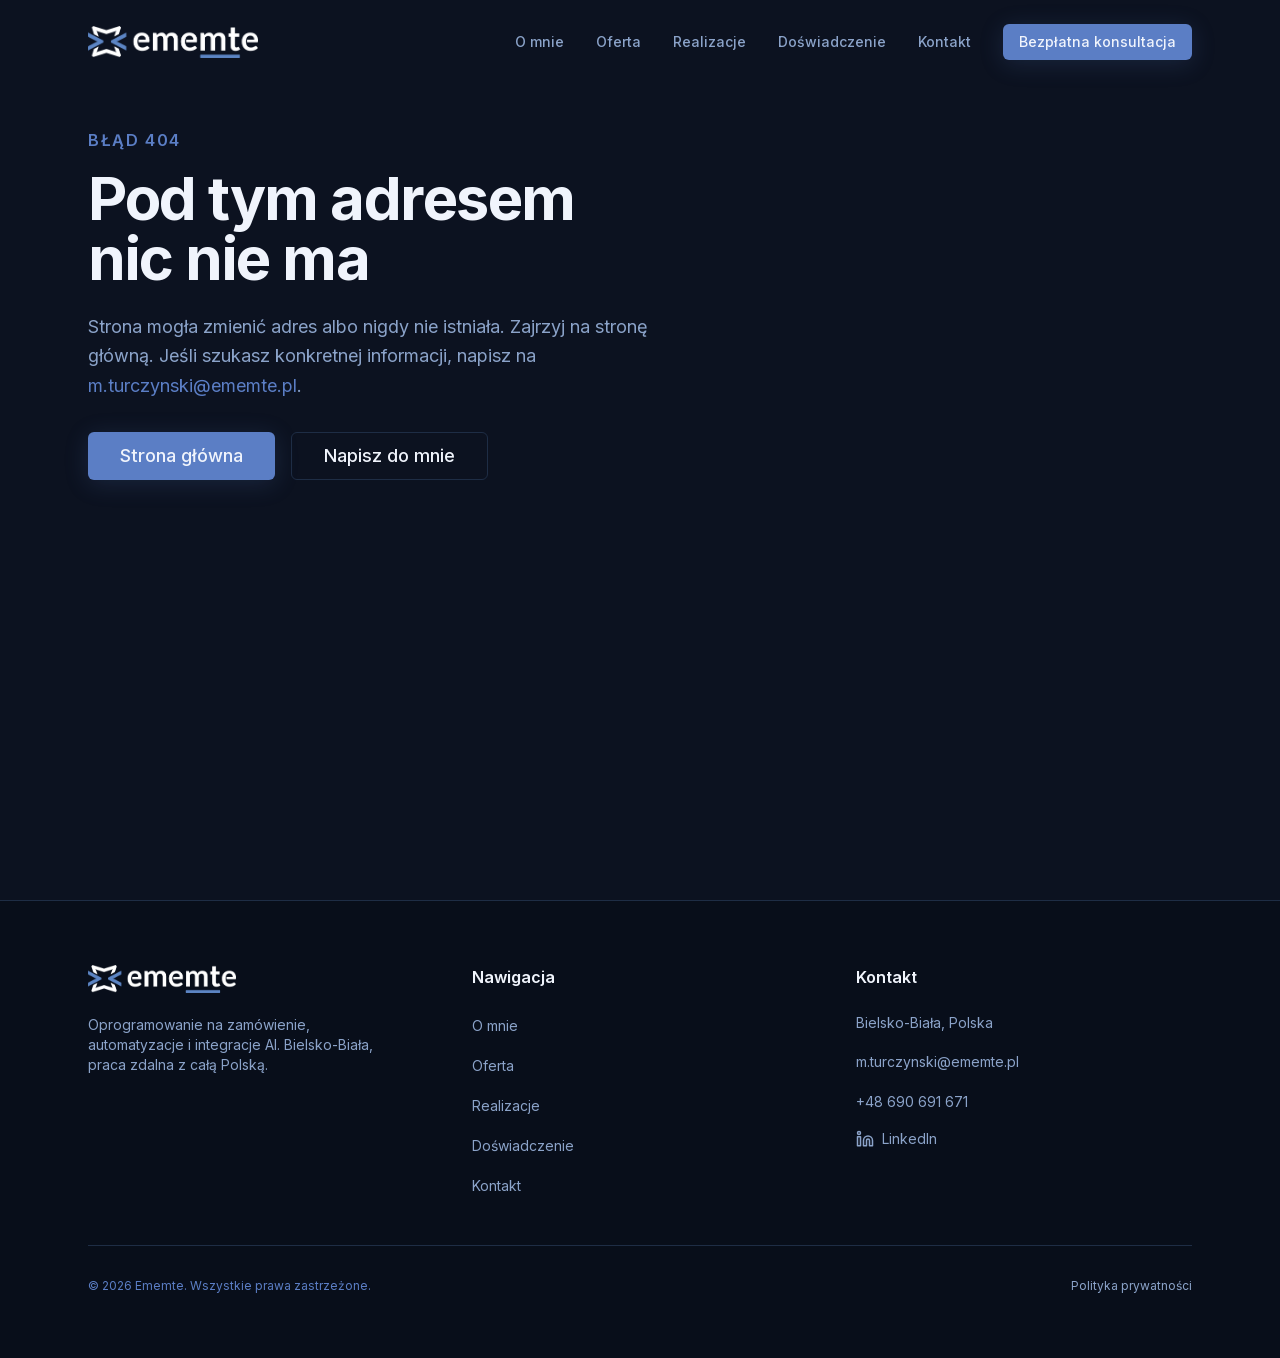
<file: 404/index.html>
<!DOCTYPE html><html lang="pl" class="scroll-smooth"><head><meta charSet="utf-8"/><meta name="viewport" content="width=device-width, initial-scale=1"/><link rel="preload" as="image" href="/logo-white-trim.png"/><link rel="stylesheet" href="/_next/static/chunks/108umorgh88ww.css" data-precedence="next"/><link rel="preload" as="script" fetchPriority="low" href="/_next/static/chunks/3s6nzrbk-8mnv.js"/><script src="/_next/static/chunks/19mx3mg6lkumu.js" async=""></script><script src="/_next/static/chunks/227kwhsrjlnp4.js" async=""></script><script src="/_next/static/chunks/3tcwyjf3sdyt-.js" async=""></script><script src="/_next/static/chunks/turbopack-193tdqrugw4ny.js" async=""></script><script src="/_next/static/chunks/3fntmmi971322.js" async="" crossorigin=""></script><script src="/_next/static/chunks/0wu2bzh3nxzuw.js" async="" crossorigin=""></script><script src="/_next/static/chunks/43d8m8tbm8wx9.js" async="" crossorigin=""></script><meta name="robots" content="noindex"/><meta name="theme-color" content="#0c1220"/><title>Nie znaleziono strony | Ememte</title><meta name="description" content="Pod tym adresem nie ma żadnej strony. Wróć na stronę główną Ememte."/><meta name="author" content="Mateusz Turczyński"/><link rel="manifest" href="/manifest.json"/><meta name="keywords" content="Ememte,programista .NET,aplikacje webowe,integracje AI,automatyzacja procesów,Bielsko-Biała,oprogramowanie na zamówienie,doradztwo technologiczne"/><meta name="robots" content="noindex, follow"/><link rel="canonical" href="https://ememte.pl/"/><meta property="og:title" content="Ememte | Aplikacje webowe, automatyzacje i integracje AI"/><meta property="og:description" content="Programista .NET z Bielska-Białej. Buduję aplikacje webowe na zamówienie, automatyzuję procesy i wpinam AI tam, gdzie oszczędza czas."/><meta property="og:url" content="https://ememte.pl/"/><meta property="og:site_name" content="Ememte"/><meta property="og:locale" content="pl_PL"/><meta property="og:image" content="https://ememte.pl/og-image.png"/><meta property="og:image:width" content="1200"/><meta property="og:image:height" content="630"/><meta property="og:image:alt" content="Ememte: aplikacje webowe, automatyzacje i integracje AI"/><meta property="og:type" content="website"/><meta name="twitter:card" content="summary_large_image"/><meta name="twitter:title" content="Ememte | Aplikacje webowe, automatyzacje i integracje AI"/><meta name="twitter:description" content="Programista .NET z Bielska-Białej. Aplikacje na zamówienie, automatyzacje i integracje AI."/><meta name="twitter:image" content="https://ememte.pl/og-image.png"/><meta name="twitter:image:alt" content="Ememte: aplikacje webowe, automatyzacje i integracje AI"/><meta name="twitter:image:width" content="1200"/><meta name="twitter:image:height" content="630"/><link rel="icon" href="/favicon.ico?favicon.2vob68tjqpejf.ico" sizes="256x256" type="image/x-icon"/><link rel="icon" href="/favicon.ico" sizes="any"/><link rel="icon" href="/icon-192.png" type="image/png" sizes="192x192"/><link rel="apple-touch-icon" href="/apple-touch-icon.png"/><meta name="next-size-adjust" content=""/><script type="application/ld+json">{"@context":"https://schema.org","@graph":[{"@type":"Person","@id":"https://ememte.pl#mateusz-turczynski","name":"Mateusz Turczyński","jobTitle":"Senior .NET Developer","url":"https://ememte.pl","sameAs":["https://linkedin.com/in/mateusz-turczynski"],"knowsAbout":["C#",".NET","Microservices","Distributed Systems","AI Integration","PostgreSQL","RabbitMQ","Docker","Azure"],"worksFor":{"@type":"Organization","name":"Ntropy"}},{"@type":"ProfessionalService","@id":"https://ememte.pl#ememte","name":"Ememte","description":"Aplikacje webowe na zamówienie, automatyzacja procesów i integracje AI dla firm.","url":"https://ememte.pl","email":"m.turczynski@ememte.pl","telephone":"+48690691671","image":"https://ememte.pl/icon-512.png","logo":"https://ememte.pl/icon-512.png","founder":{"@id":"https://ememte.pl#mateusz-turczynski"},"sameAs":["https://linkedin.com/in/mateusz-turczynski"],"areaServed":"PL","address":{"@type":"PostalAddress","addressLocality":"Bielsko-Biała","addressCountry":"PL"},"hasOfferCatalog":{"@type":"OfferCatalog","name":"Usługi","itemListElement":[{"@type":"Offer","itemOffered":{"@type":"Service","name":"Aplikacje webowe na miarę"}},{"@type":"Offer","itemOffered":{"@type":"Service","name":"Integracje AI"}},{"@type":"Offer","itemOffered":{"@type":"Service","name":"Automatyzacja procesów"}},{"@type":"Offer","itemOffered":{"@type":"Service","name":"Konsultacje techniczne"}}]},"contactPoint":{"@type":"ContactPoint","contactType":"sales","email":"m.turczynski@ememte.pl","telephone":"+48690691671","areaServed":"PL","availableLanguage":["Polish","English"]}}]}</script><noscript><style>.reveal{opacity:1!important;transform:none!important}</style></noscript><script src="/_next/static/chunks/0cz1d0mv5g_q7.js" noModule=""></script></head><body class="inter_5620b7ea-module__LLy_Qq__variable poppins_d1d4bb63-module__Q-RtlG__variable antialiased text-slate-50" style="background:#0c1220"><div hidden=""><!--$--><!--/$--></div><a href="#main-content" class="sr-only focus:not-sr-only focus:absolute focus:top-4 focus:left-4 focus:z-50 focus:px-4 focus:py-2 focus:rounded bg-brand-accent text-white">Przejdź do treści głównej</a><header class="fixed top-0 left-0 right-0 z-50 transition-all duration-300 bg-transparent py-6"><div class="container mx-auto px-6 max-w-6xl flex items-center justify-between"><a aria-label="Ememte – strona główna" class="inline-block" href="/"><img alt="Ememte" width="742" height="140" decoding="async" data-nimg="1" class="h-8 w-auto" style="color:transparent" src="/logo-white-trim.png"/></a><nav class="hidden lg:flex items-center space-x-8" aria-label="Nawigacja główna"><a class="text-sm font-medium text-brand-muted transition-colors hover:text-brand-text focus-visible:outline-none focus-visible:text-brand-text" href="/#o-mnie">O mnie</a><a class="text-sm font-medium text-brand-muted transition-colors hover:text-brand-text focus-visible:outline-none focus-visible:text-brand-text" href="/#oferta">Oferta</a><a class="text-sm font-medium text-brand-muted transition-colors hover:text-brand-text focus-visible:outline-none focus-visible:text-brand-text" href="/#realizacje">Realizacje</a><a class="text-sm font-medium text-brand-muted transition-colors hover:text-brand-text focus-visible:outline-none focus-visible:text-brand-text" href="/#doswiadczenie">Doświadczenie</a><a class="text-sm font-medium text-brand-muted transition-colors hover:text-brand-text focus-visible:outline-none focus-visible:text-brand-text" href="/#kontakt">Kontakt</a><a class="inline-flex items-center justify-center rounded-md font-medium cursor-pointer transition-[transform,opacity,background-color] duration-200 hover:opacity-90 hover:scale-[1.02] active:scale-[0.98] disabled:pointer-events-none disabled:opacity-50 h-9 px-4 text-sm " style="background:#5b7ec5;color:#f0f4fc;box-shadow:0 4px 24px rgba(91,126,197,0.18)" href="/#kontakt">Bezpłatna konsultacja</a></nav><div class="flex items-center gap-3 lg:hidden"><a class="inline-flex items-center justify-center rounded-md font-medium cursor-pointer transition-[transform,opacity,background-color] duration-200 hover:opacity-90 hover:scale-[1.02] active:scale-[0.98] disabled:pointer-events-none disabled:opacity-50 h-9 px-4 text-sm px-3" style="background:#5b7ec5;color:#f0f4fc;box-shadow:0 4px 24px rgba(91,126,197,0.18)" href="/#kontakt">Kontakt</a><button type="button" class="text-white p-1" aria-label="Otwórz menu" aria-expanded="false" aria-controls="mobile-menu"><svg xmlns="http://www.w3.org/2000/svg" width="24" height="24" viewBox="0 0 24 24" fill="none" stroke="currentColor" stroke-width="2" stroke-linecap="round" stroke-linejoin="round" class="lucide lucide-menu" aria-hidden="true"><path d="M4 5h16"></path><path d="M4 12h16"></path><path d="M4 19h16"></path></svg></button></div></div></header><main id="main-content" class="min-h-screen"><section class="py-20 md:py-32 scroll-mt-24 pt-32"><div class="reveal  container mx-auto px-6 max-w-6xl "><div class="max-w-xl"><p class="text-base mb-4 uppercase tracking-widest font-semibold text-brand-accent ">Błąd 404</p><h1 class="text-4xl md:text-5xl lg:text-6xl font-serif font-bold tracking-tight mb-6 text-brand-text">Pod tym adresem nic nie ma</h1><p class="text-base md:text-lg leading-relaxed mb-8 text-brand-muted">Strona mogła zmienić adres albo nigdy nie istniała. Zajrzyj na stronę główną. Jeśli szukasz konkretnej informacji, napisz na<!-- --> <a href="mailto:m.turczynski@ememte.pl" class="text-brand-accent hover:opacity-80 transition-opacity">m.turczynski@ememte.pl</a>.</p><div class="flex flex-col sm:flex-row gap-4"><a class="inline-flex items-center justify-center rounded-md font-medium cursor-pointer transition-[transform,opacity,background-color] duration-200 hover:opacity-90 hover:scale-[1.02] active:scale-[0.98] disabled:pointer-events-none disabled:opacity-50 h-12 px-8 text-lg " style="background:#5b7ec5;color:#f0f4fc;box-shadow:0 4px 24px rgba(91,126,197,0.18)" href="/">Strona główna</a><a class="inline-flex items-center justify-center rounded-md font-medium cursor-pointer transition-[transform,opacity,background-color] duration-200 hover:opacity-90 hover:scale-[1.02] active:scale-[0.98] disabled:pointer-events-none disabled:opacity-50 h-12 px-8 text-lg " style="background:transparent;border:1px solid #1e2d45;color:#f0f4fc" href="mailto:m.turczynski@ememte.pl">Napisz do mnie</a></div></div></div></section><!--$--><!--/$--></main><footer class="border-t border-brand-border py-12 md:py-16 bg-[#080e1a]"><div class="container mx-auto px-6 max-w-6xl"><div class="grid grid-cols-1 md:grid-cols-3 gap-12 mb-12"><div><div class="mb-4"><a aria-label="Ememte – strona główna" class="inline-block" href="/"><img alt="Ememte" loading="lazy" width="742" height="140" decoding="async" data-nimg="1" class="h-7 w-auto" style="color:transparent" src="/logo-white-trim.png"/></a></div><p class="max-w-xs text-sm text-brand-muted">Oprogramowanie na zamówienie, automatyzacje i integracje AI. Bielsko-Biała, praca zdalna z całą Polską.</p></div><div><h2 class="font-semibold mb-6 text-brand-text">Nawigacja</h2><ul class="space-y-4"><li><a class="text-sm text-brand-muted transition-colors hover:text-brand-accent" href="/#o-mnie">O mnie</a></li><li><a class="text-sm text-brand-muted transition-colors hover:text-brand-accent" href="/#oferta">Oferta</a></li><li><a class="text-sm text-brand-muted transition-colors hover:text-brand-accent" href="/#realizacje">Realizacje</a></li><li><a class="text-sm text-brand-muted transition-colors hover:text-brand-accent" href="/#doswiadczenie">Doświadczenie</a></li><li><a class="text-sm text-brand-muted transition-colors hover:text-brand-accent" href="/#kontakt">Kontakt</a></li></ul></div><div><h2 class="font-semibold mb-6 text-brand-text">Kontakt</h2><ul class="space-y-4"><li class="text-sm text-brand-muted">Bielsko-Biała<!-- -->, Polska</li><li><a href="mailto:m.turczynski@ememte.pl" class="text-sm text-brand-muted transition-colors hover:text-brand-accent">m.turczynski@ememte.pl</a></li><li><a href="tel:+48690691671" class="text-sm text-brand-muted transition-colors hover:text-brand-accent">+48 690 691 671</a></li><li><a href="https://linkedin.com/in/mateusz-turczynski" target="_blank" rel="noopener noreferrer" class="inline-flex items-center gap-2 text-sm text-brand-muted transition-colors hover:text-brand-accent"><svg xmlns="http://www.w3.org/2000/svg" width="18" height="18" viewBox="0 0 24 24" fill="none" stroke="currentColor" stroke-width="2" stroke-linecap="round" stroke-linejoin="round" class="lucide lucide-linkedin" aria-hidden="true"><path d="M16 8a6 6 0 0 1 6 6v7h-4v-7a2 2 0 0 0-2-2 2 2 0 0 0-2 2v7h-4v-7a6 6 0 0 1 6-6z"></path><rect width="4" height="12" x="2" y="9"></rect><circle cx="4" cy="4" r="2"></circle></svg>LinkedIn</a></li></ul></div></div><div class="pt-8 border-t border-brand-border flex flex-col md:flex-row justify-between items-center gap-4"><p class="text-xs text-brand-accent">© <!-- -->2026<!-- --> Ememte. Wszystkie prawa zastrzeżone.</p><a class="text-xs text-brand-muted transition-colors hover:text-brand-accent" href="/polityka-prywatnosci/">Polityka prywatności</a></div></div></footer><script src="/_next/static/chunks/3s6nzrbk-8mnv.js" id="_R_" async=""></script><script>(self.__next_f=self.__next_f||[]).push([0])</script><script>self.__next_f.push([1,"1:\"$Sreact.fragment\"\n4:I[3374,[\"/_next/static/chunks/3fntmmi971322.js\",\"/_next/static/chunks/0wu2bzh3nxzuw.js\"],\"Header\"]\n5:I[39756,[\"/_next/static/chunks/3fntmmi971322.js\",\"/_next/static/chunks/0wu2bzh3nxzuw.js\"],\"default\"]\n6:I[37457,[\"/_next/static/chunks/3fntmmi971322.js\",\"/_next/static/chunks/0wu2bzh3nxzuw.js\"],\"default\"]\n7:I[49005,[\"/_next/static/chunks/3fntmmi971322.js\",\"/_next/static/chunks/0wu2bzh3nxzuw.js\",\"/_next/static/chunks/43d8m8tbm8wx9.js\"],\"Reveal\"]\ne:I[68027,[\"/_next/static/chunks/3fntmmi971322.js\",\"/_next/static/chunks/0wu2bzh3nxzuw.js\"],\"default\",1]\n:HL[\"/_next/static/chunks/108umorgh88ww.css\",\"style\"]\n2:T639,{\"@context\":\"https://schema.org\",\"@graph\":[{\"@type\":\"Person\",\"@id\":\"https://ememte.pl#mateusz-turczynski\",\"name\":\"Mateusz Turczyński\",\"jobTitle\":\"Senior .NET Developer\",\"url\":\"https://ememte.pl\",\"sameAs\":[\"https://linkedin.com/in/mateusz-turczynski\"],\"knowsAbout\":[\"C#\",\".NET\",\"Microservices\",\"Distributed Systems\",\"AI Integration\",\"PostgreSQL\",\"RabbitMQ\",\"Docker\",\"Azure\"],\"worksFor\":{\"@type\":\"Organization\",\"name\":\"Ntropy\"}},{\"@type\":\"ProfessionalService\",\"@id\":\"https://ememte.pl#ememte\",\"name\":\"Ememte\",\"description\":\"Aplikacje webowe na zamówienie, automatyzacja procesów i integracje AI dla firm.\",\"url\":\"https://ememte.pl\",\"email\":\"m.turczynski@ememte.pl\",\"telephone\":\"+48690691671\",\"image\":\"https://ememte.pl/icon-512.png\",\"logo\":\"https://ememte.pl/icon-512.png\",\"founder\":{\"@id\":\"https://ememte.pl#mateusz-turczynski\"},\"sameAs\":[\"https://linkedin.com/in/mateusz-turczynski\"],\"areaServed\":\"PL\",\"address\":{\"@type\":\"PostalAddress\",\"addressLocality\":\"Bielsko-Biała\",\"addressCountry\":\"PL\"},\"hasOfferCatalog\":{\"@type\":\"OfferCatalog\",\"name\":\"Usługi\",\"itemListElement\":[{\"@type\":\"Offer\",\"itemOffered\":{\"@type\":\"Service\",\"name\":\"Aplikacje webowe na miarę\"}},{\"@type\":\"Offer\",\"itemOffered\":{\"@type\":\"Service\",\"name\":\"Integracje AI\"}},{\"@type\":\"Offer\",\"itemOffered\":{\"@type\":\"Service\",\"name\":\"Automatyzacja procesów\"}},{\"@type\":\"Offer\",\"itemOffered\":{\"@type\":\"Service\",\"name\":\"Konsultacje techniczne\"}}]},\"contactPoint\":{\"@type\":\"ContactPoint\",\"contactType\":\"sales\",\"email\":\"m.turczynski@ememte.pl\",\"telephone\":\"+48690691671\",\"areaServed\":\"PL\",\"availableLanguage\":[\"Polish\",\"English\"]}}]}3:[\"$\",\"style\",null,{\"children\":\".reveal{opacity:1!important;transform:none!important}\"}]\nc:X\n0:{\"P\":null,\"c\":[\"\",\"_not-found\",\"\"],\"q\":\"\",\"i\":false,\"f\":[[[\"\",{\"children\":[\"/_not-found\",{\"children\":[\"__PAGE__\",{},\"$undefined\",\"$undefined\",4608]},\"$undefined\",\"$undefined\",4608]},\"$undefined\",\"$undefined\",4624],[[\"$\",\"$1\",\"c\",{\"children\":[[[\"$\",\"link\",\"0\",{\"rel\":\"stylesheet\",\"href\":\"/_next/static/chunks/108umorgh88ww.css\",\"precedence\":\"next\",\"crossOrigin\":\"$undefined\",\"nonce\":\"$undefined\"}],[\"$\",\"script\",\"script-0\",{\"src\":\"/_next/static/chunks/3fntmmi971322.js\",\"async\":true,\"nonce\":\"$undefined\"}],[\"$\",\"script\",\"script-1\",{\"src\":\"/_next/static/chunks/0wu2bzh3nxzuw.js\",\"async\":true,\"nonce\":\"$undefined\"}]],[\"$\",\"html\",null,{\"lang\":\"pl\",\"className\":\"scroll-smooth\",\"children\":[[\"$\",\"head\",null,{\"children\":[[\"$\",\"script\",null,{\"type\":\"application/ld+json\",\"dangerouslySetInnerHTML\":{\"__html\":\"$2\"}}],[\"$\",\"noscript\",null,{\"children\":\"$3\"}]]}],[\"$\",\"body\",null,{\"className\":\"inter_5620b7ea-module__LLy_Qq__variable poppins_d1d4bb63-module__Q-RtlG__variable antialiased text-slate-50\",\"style\":{\"background\":\"#0c1220\"},\"children\":[[\"$\",\"$L4\",null,{}],[\"$\",\"main\",null,{\"id\":\"main-content\",\"className\":\"min-h-screen\",\"children\":[\"$\",\"$L5\",null,{\"parallelRouterKey\":\"children\",\"error\":\"$undefined\",\"errorStyles\":\"$undefined\",\"errorScripts\":\"$undefined\",\"template\":[\"$\",\"$L6\",null,{}],\"templateStyles\":\"$undefined\",\"templateScripts\":\"$undefined\",\"notFound\":[[\"$\",\"section\",null,{\"id\":\"$undefined\",\"className\":\"py-20 md:py-32 scroll-mt-24 pt-32\",\"style\":\"$undefined\",\"children\":[\"$\",\"$L7\",null,{\"className\":\"container mx-auto px-6 max-w-6xl \",\"children\":[\"$\",\"div\",null,{\"className\":\"max-w-xl\",\"children\":[[\"$\",\"p\",null,{\"className\":\"text-base mb-4 uppercase tracking-widest font-semibold text-brand-accent \",\"children\":\"Błąd 404\"}],[\"$\",\"h1\",null,{\"className\":\"text-4xl md:text-5xl lg:text-6xl font-serif font-bold tracking-tight mb-6 text-brand-text\",\"style\":\"$undefined\",\"children\":\"Pod tym adresem nic nie ma\"}],[\"$\",\"p\",null,{\"className\":\"text-base md:text-lg leading-relaxed mb-8 text-brand-muted\",\"style\":\"$undefined\",\"children\":[\"Strona mogła zmienić adres albo nigdy nie istniała. Zajrzyj na stronę główną. Jeśli szukasz konkretnej informacji, napisz na\",\" \",[\"$\",\"a\",null,{\"href\":\"mailto:m.turczynski@ememte.pl\",\"className\":\"text-brand-accent hover:opacity-80 transition-opacity\",\"children\":\"m.turczynski@ememte.pl\"}],\".\"]}],[\"$\",\"div\",null,{\"className\":\"flex flex-col sm:flex-row gap-4\",\"children\":[[\"$\",\"a\",null,{\"className\":\"inline-flex items-center justify-center rounded-md font-medium cursor-pointer transition-[transform,opacity,background-color] duration-200 hover:opacity-90 hover:scale-[1.02] active:scale-[0.98] disabled:pointer-events-none disabled:opacity-50 h-12 px-8 text-lg \",\"style\":{\"background\":\"#5b7ec5\",\"color\":\"#f0f4fc\",\"boxShadow\":\"0 4px 24px rgba(91,126,197,0.18)\"},\"href\":\"/\",\"children\":\"Strona główna\"}],\"$L8\"]}]]}]}]}],[]],\"forbidden\":\"$undefined\",\"unauthorized\":\"$undefined\"}]}],\"$L9\"]}]]}]]}],{\"children\":[\"$La\",{\"children\":[\"$Lb\",{},null,false,null]},null,false,\"$c\"]},null,false,null],\"$Ld\",false]],\"m\":\"$undefined\",\"G\":[\"$e\",[\"$Lf\"]],\"S\":true,\"h\":null,\"r\":\"$undefined\",\"s\":\"$undefined\",\"a\":\"$undefined\",\"l\":\"$undefined\",\"p\":\"$undefined\",\"d\":\"$undefined\",\"b\":\"77b0c49\"}\n10:I[22016,[\"/_next/static/chunks/3fntmmi971322.js\",\"/_next/static/chunks/0wu2bzh3nxzuw.js\"],\"\"]\n11:I[5500,[\"/_next/static/chunks/3fntmmi971322.js\",\"/_next/static/chunks/0wu2bzh3nxzuw.js\"],\"Image\"]\n12:I[97367,[\"/_next/static/chunks/3fntmmi971322.js\",\"/_next/static/chunks/0wu2bzh3nxzuw.js\"],\"OutletBoundary\"]\n13:\"$Sreact.suspense\"\n15:I[97367,[\"/_next/static/chunks/3fntmmi971322.js\",\"/_next/static/chunks/0wu2bzh3nxzuw.js\"],\"ViewportBoundary\"]\n17:I[97367,[\"/_next/static/chunks/3fntmmi971322.js\",\"/_next/static/chunks/0wu2bzh3nxzuw.js\"],\"MetadataBoundary\"]\n8:[\"$\",\"a\",null,{\"className\":\"inline-flex items-center justify-center rounded-md font-medium cursor-pointer transition-[transform,opacity,background-color] duration-200 hover:opacity-90 hover:scale-[1.02] active:scale-[0.98] disabled:pointer-events-none disabled:opacity-50 h-12 px-8 text-lg \",\"style\":{\"background\":\"transparent\",\"border\":\"1px solid #1e2d45\",\"color\":\"#f0f4fc\"},\"href\":\"mailto:m.turczynski@ememte.pl\",\"children\":\"Napisz do mnie\"}]\n9:[\"$\",\"footer\",null,{\"className\":\"border-t border-brand-border py-12 md:py-16 bg-[#080e1a]\",\"children\":[\"$\",\"div\",null,{\"className\":\"container mx-auto px-6 max-w-6xl\",\"children\":[[\"$\",\"div\",null,{\"className\":\"grid grid-cols-1 md:grid-cols-3 gap-12 mb-12\",\"children\":[[\"$\",\"div\",null,{\"children\":[[\"$\",\"div\",null,{\"className\":\"mb-4\",\"children\":[\"$\",\"$L10\",null,{\"href\":\"/\",\"aria-label\":\"Ememte – strona główna\",\"className\":\"inline-block\",\"children\":[\"$\",\"$L11\",null,{\"src\":\"/logo-white-trim.png\",\"alt\":\"Ememte\",\"width\":742,\"height\":140,\"className\":\"h-7 w-auto\",\"priority\":false}]}]}],[\"$\",\"p\",null,{\"className\":\"max-w-xs text-sm text-brand-muted\",\"children\":\"Oprogramowanie na zamówienie, automatyzacje i integracje AI. Bielsko-Biała, praca zdalna z całą Polską.\"}]]}],[\"$\",\"div\",null,{\"children\":[[\"$\",\"h2\",null,{\"className\":\"font-semibold mb-6 text-brand-text\",\"children\":\"Nawigacja\"}],[\"$\",\"ul\",null,{\"className\":\"space-y-4\",\"children\":[[\"$\",\"li\",\"/#o-mnie\",{\"children\":[\"$\",\"$L10\",null,{\"href\":\"/#o-mnie\",\"className\":\"text-sm text-brand-muted transition-colors hover:text-brand-accent\",\"children\":\"O mnie\"}]}],[\"$\",\"li\",\"/#oferta\",{\"children\":[\"$\",\"$L10\",null,{\"href\":\"/#oferta\",\"className\":\"text-sm text-brand-muted transition-colors hover:text-brand-accent\",\"children\":\"Oferta\"}]}],[\"$\",\"li\",\"/#realizacje\",{\"children\":[\"$\",\"$L10\",null,{\"href\":\"/#realizacje\",\"className\":\"text-sm text-brand-muted transition-colors hover:text-brand-accent\",\"children\":\"Realizacje\"}]}],[\"$\",\"li\",\"/#doswiadczenie\",{\"children\":[\"$\",\"$L10\",null,{\"href\":\"/#doswiadczenie\",\"className\":\"text-sm text-brand-muted transition-colors hover:text-brand-accent\",\"children\":\"Doświadczenie\"}]}],[\"$\",\"li\",\"/#kontakt\",{\"children\":[\"$\",\"$L10\",null,{\"href\":\"/#kontakt\",\"className\":\"text-sm text-brand-muted transition-colors hover:text-brand-accent\",\"children\":\"Kontakt\"}]}]]}]]}],[\"$\",\"div\",null,{\"children\":[[\"$\",\"h2\",null,{\"className\":\"font-semibold mb-6 text-brand-text\",\"children\":\"Kontakt\"}],[\"$\",\"ul\",null,{\"className\":\"space-y-4\",\"children\":[[\"$\",\"li\",null,{\"className\":\"text-sm text-brand-muted\",\"children\":[\"Bielsko-Biała\",\", Polska\"]}],[\"$\",\"li\",null,{\"children\":[\"$\",\"a\",null,{\"href\":\"mailto:m.turczynski@ememte.pl\",\"className\":\"text-sm text-brand-muted transition-colors hover:text-brand-accent\",\"children\":\"m.turczynski@ememte.pl\"}]}],[\"$\",\"li\",null,{\"children\":[\"$\",\"a\",null,{\"href\":\"tel:+48690691671\",\"className\":\"text-sm text-brand-muted transition-colors hover:text-brand-accent\",\"children\":\"+48 690 691 671\"}]}],[\"$\",\"li\",null,{\"children\":[\"$\",\"a\",null,{\"href\":\"https://linkedin.com/in/mateusz-turczynski\",\"target\":\"_blank\",\"rel\":\"noopener noreferrer\",\"className\":\"inline-flex items-center gap-2 text-sm text-brand-muted transition-colors hover:text-brand-accent\",\"children\":[[\"$\",\"svg\",null,{\"ref\":\"$undefined\",\"xmlns\":\"http://www.w3.org/2000/svg\",\"width\":18,\"height\":18,\"viewBox\":\"0 0 24 24\",\"fill\":\"none\",\"stroke\":\"currentColor\",\"strokeWidth\":2,\"strokeLinecap\":\"round\",\"strokeLinejoin\":\"round\",\"className\":\"lucide lucide-linkedin\",\"aria-hidden\":\"true\",\"children\":[[\"$\",\"path\",\"c2jq9f\",{\"d\":\"M16 8a6 6 0 0 1 6 6v7h-4v-7a2 2 0 0 0-2-2 2 2 0 0 0-2 2v7h-4v-7a6 6 0 0 1 6-6z\"}],[\"$\",\"rect\",\"mk3on5\",{\"width\":\"4\",\"height\":\"12\",\"x\":\"2\",\"y\":\"9\"}],[\"$\",\"circle\",\"bt5ra8\",{\"cx\":\"4\",\"cy\":\"4\",\"r\":\"2\"}],\"$undefined\"]}],\"LinkedIn\"]}]}]]}]]}]]}],[\"$\",\"div\",null,{\"className\":\"pt-8 border-t border-brand-border flex flex-col md:flex-row justify-between items-center gap-4\",\"children\":[[\"$\",\"p\",null,{\"className\":\"text-xs text-brand-accent\",\"children\":[\"© \",2026,\" Ememte. Wszystkie prawa zastrzeżone.\"]}],[\"$\",\"$L10\",null,{\"href\":\"/polityka-prywatnosci\",\"prefetch\":false,\"className\":\"text-xs text-brand-muted transition-colors hover:text-brand-accent\",\"children\":\"Polityka prywatności\"}]]}]]}]}]\na:[\"$\",\"$1\",\"c\",{\"children\":[null,[\"$\",\"$L5\",null,{\"parallelRouterKey\":\"children\",\"error\":\"$undefined\",\"errorStyles\":\"$undefined\",\"errorScripts\":\"$undefined\",\"template\":[\"$\",\"$L6\",null,{}],\"templateStyles\":\"$undefined\",\"templateScripts\":\"$undefined\",\"notFound\":\"$undefined\",\"forbidden\":\"$undefined\",\"unauthorized\":\"$undefined\"}]]}]\nb:[\"$\",\"$1\",\"c\",{\"children\":[[\"$\",\"section\",null,{\"id\":\"$undefined\",\"className\":\"py-20 md:py-32 scroll-mt-24 pt-32\",\"style\":\"$undefined\",\"children\":[\"$\",\"$L7\",null,{\"className\":\"container mx-auto px-6 max-w-6xl \",\"children\":[\"$\",\"div\",null,{\"className\":\"max-w-xl\",\"children\":[[\"$\",\"p\",null,{\"className\":\"text-base mb-4 uppercase tracking-widest font-semibold text-brand-accent \",\"children\":\"Błąd 404\"}],[\"$\",\"h1\",null,{\"className\":\"text-4xl md:text-5xl lg:text-6xl font-serif font-bold tracking-tight mb-6 text-brand-text\",\"style\":\"$undefined\",\"children\":\"Pod tym adresem nic nie ma\"}],[\"$\",\"p\",null,{\"className\":\"text-base md:text-lg leading-relaxed mb-8 text-brand-muted\",\"style\":\"$undefined\",\"children\":[\"Strona mogła zmienić adres albo nigdy nie istniała. Zajrzyj na stronę główną. Jeśli szukasz konkretnej informacji, napisz na\",\" \",[\"$\",\"a\",null,{\"href\":\"mailto:m.turczynski@ememte.pl\",\"className\":\"text-brand-accent hover:opacity-80 transition-opacity\",\"children\":\"m.turczynski@ememte.pl\"}],\".\"]}],[\"$\",\"div\",null,{\"className\":\"flex flex-col sm:flex-row gap-4\",\"children\":[[\"$\",\"a\",null,{\"className\":\"inline-flex items-center justify-center rounded-md font-medium cursor-pointer transition-[transform,opacity,background-color] duration-200 hover:opacity-90 hover:scale-[1.02] active:scale-[0.98] disabled:pointer-events-none disabled:opacity-50 h-12 px-8 text-lg \",\"style\":{\"background\":\"#5b7ec5\",\"color\":\"#f0f4fc\",\"boxShadow\":\"0 4px 24px rgba(91,126,197,0.18)\"},\"href\":\"/\",\"children\":\"Strona główna\"}],[\"$\",\"a\",null,{\"className\":\"inline-flex items-center justify-center rounded-md font-medium cursor-pointer transition-[transform,opacity,background-color] duration-200 hover:opacity-90 hover:scale-[1.02] active:scale-[0.98] disabled:pointer-events-none disabled:opacity-50 h-12 px-8 text-lg \",\"style\":{\"background\":\"transparent\",\"border\":\"1px solid #1e2d45\",\"color\":\"#f0f4fc\"},\"href\":\"mailto:m.turczynski@ememte.pl\",\"children\":\"Napisz do mnie\"}]]}]]}]}]}],[[\"$\",\"script\",\"script-0\",{\"src\":\"/_next/static/chunks/43d8m8tbm8wx9.js\",\"async\":true,\"nonce\":\"$undefined\"}]],[\"$\",\"$L12\",null,{\"children\":[\"$\",\"$13\",null,{\"name\":\"Next.MetadataOutlet\",\"children\":\"$@14\"}]}]]}]\nd:[\"$\",\"$1\",\"h\",{\"children\":[[\"$\",\"meta\",null,{\"name\":\"robots\",\"content\":\"noindex\"}],[\"$\",\"$L15\",null,{\"children\":\"$L16\"}],[\"$\",\"div\",null,{\"hidden\":true,\"children\":[\"$\",\"$L17\",null,{\"children\":[\"$\",\"$13\",null,{\"name\":\"Next.Metadata\",\"children\":\"$L18\"}]}]}],[\"$\",\"meta\",null,{\"name\":\"next-size-adjust\",\"content\":\"\"}]]}]\nf:[\"$\",\"link\",\"0\",{\"rel\":\"stylesheet\",\"href\":\"/_next/static/chunks/108umorgh88ww.css\",\"precedence\":\"next\",\"crossOrigin\":\"$undefined\",\"nonce\":\"$undefined\"}]\nc:C\n16:[[\"$\",\"meta\",\"0\",{\"charSet\":\"utf-8\"}],[\"$\",\"meta\",\"1\",{\"name\":\"viewport\",\"content\":\"width=device-width, initial-scale=1\"}],[\"$\",\"meta\",\"2\",{\"name\":\"theme-color\",\"content\":\"#0c1220\"}]]\n19:I[27201,[\"/_next/static/chunks/3fntmmi971322.js\",\"/_next/static/chunks/0wu2bzh3nxzuw.js\"],\"IconMark\"]\n14:null\n18:[[\"$\",\"title\",\"0\",{\"children\":\"Nie znaleziono strony | Ememte\"}],[\"$\",\"meta\",\"1\",{\"name\":\"description\",\"content\":\"Pod tym adresem nie ma żadnej strony. Wróć na stronę główną Ememte.\"}],[\"$\",\"meta\",\"2\",{\"name\":\"author\",\"content\":\"Mateusz Turczyński\"}],[\"$\",\"link\",\"3\",{\"rel\":\"manifest\",\"href\":\"/manifest.json\",\"crossOrigin\":\"$undefined\"}],[\"$\",\"meta\",\"4\",{\"name\":\"keywords\",\"content\":\"Ememte,programista .NET,aplikacje webowe,integracje AI,automatyzacja procesów,Bielsko-Biała,oprogramowanie na zamówienie,doradztwo technologiczne\"}],[\"$\",\"meta\",\"5\",{\"name\":\"robots\",\"content\":\"noindex, follow\"}],[\"$\",\"link\",\"6\",{\"rel\":\"canonical\",\"href\":\"https://ememte.pl/\"}],[\"$\",\"meta\",\"7\",{\"property\":\"og:title\",\"content\":\"Ememte | Aplikacje webowe, automatyzacje i integracje AI\"}],[\"$\",\"meta\",\"8\",{\"property\":\"og:description\",\"content\":\"Programista .NET z Bielska-Białej. Buduję aplikacje webowe na zamówienie, automatyzuję procesy i wpinam AI tam, gdzie oszczędza czas.\"}],[\"$\",\"meta\",\"9\",{\"property\":\"og:url\",\"content\":\"https://ememte.pl/\"}],[\"$\",\"meta\",\"10\",{\"property\":\"og:site_name\",\"content\":\"Ememte\"}],[\"$\",\"meta\",\"11\",{\"property\":\"og:locale\",\"content\":\"pl_PL\"}],[\"$\",\"meta\",\"12\",{\"property\":\"og:image\",\"content\":\"https://ememte.pl/og-image.png\"}],[\"$\",\"meta\",\"13\",{\"property\":\"og:image:width\",\"content\":\"1200\"}],[\"$\",\"meta\",\"14\",{\"property\":\"og:image:height\",\"content\":\"630\"}],[\"$\",\"meta\",\"15\",{\"property\":\"og:image:alt\",\"content\":\"Ememte: aplikacje webowe, automatyzacje i integracje AI\"}],[\"$\",\"meta\",\"16\",{\"property\":\"og:type\",\"content\":\"website\"}],[\"$\",\"meta\",\"17\",{\"name\":\"twitter:card\",\"content\":\"summary_large_image\"}],[\"$\",\"meta\",\"18\",{\"name\":\"twitter:title\",\"content\":\"Ememte | Aplikacje webowe, automatyzacje i integracje AI\"}],[\"$\",\"meta\",\"19\",{\"name\":\"twitter:description\",\"content\":\"Programista .NET z Bielska-Białej. Aplikacje na zamówienie, automatyzacje i integracje AI.\"}],[\"$\",\"meta\",\"20\",{\"name\":\"twitter:image\",\"content\":\"https://ememte.pl/og-image.png\"}],[\"$\",\"meta\",\"21\",{\"name\":\"twitter:image:alt\",\"content\":\"Ememte: aplikacje webowe, automatyzacje i integracje AI\"}],[\"$\",\"meta\",\"22\",{\"name\":\"twitter:image:width\",\"content\":\"1200\"}],[\"$\",\"meta\",\"23\",{\"name\":\"twitter:image:height\",\"content\":\"630\"}],[\"$\",\"link\",\"24\",{\"rel\":\"icon\",\"href\":\"/favicon.ico?favicon.2vob68tjqpejf.ico\",\"sizes\":\"256x256\",\"type\":\"image/x-icon\"}],[\"$\",\"link\",\"25\",{\"rel\":\"icon\",\"href\":\"/favicon.ico\",\"sizes\":\"any\"}],[\"$\",\"link\",\"26\",{\"rel\":\"icon\",\"href\":\"/icon-192.png\",\"type\":\"image/png\",\"sizes\":\"192x192\"}],[\"$\",\"link\",\"27\",{\"rel\":\"apple-touch-icon\",\"href\":\"/apple-touch-icon.png\"}],[\"$\",\"$L19\",\"28\",{}]]\n"])</script></body></html>
</file>
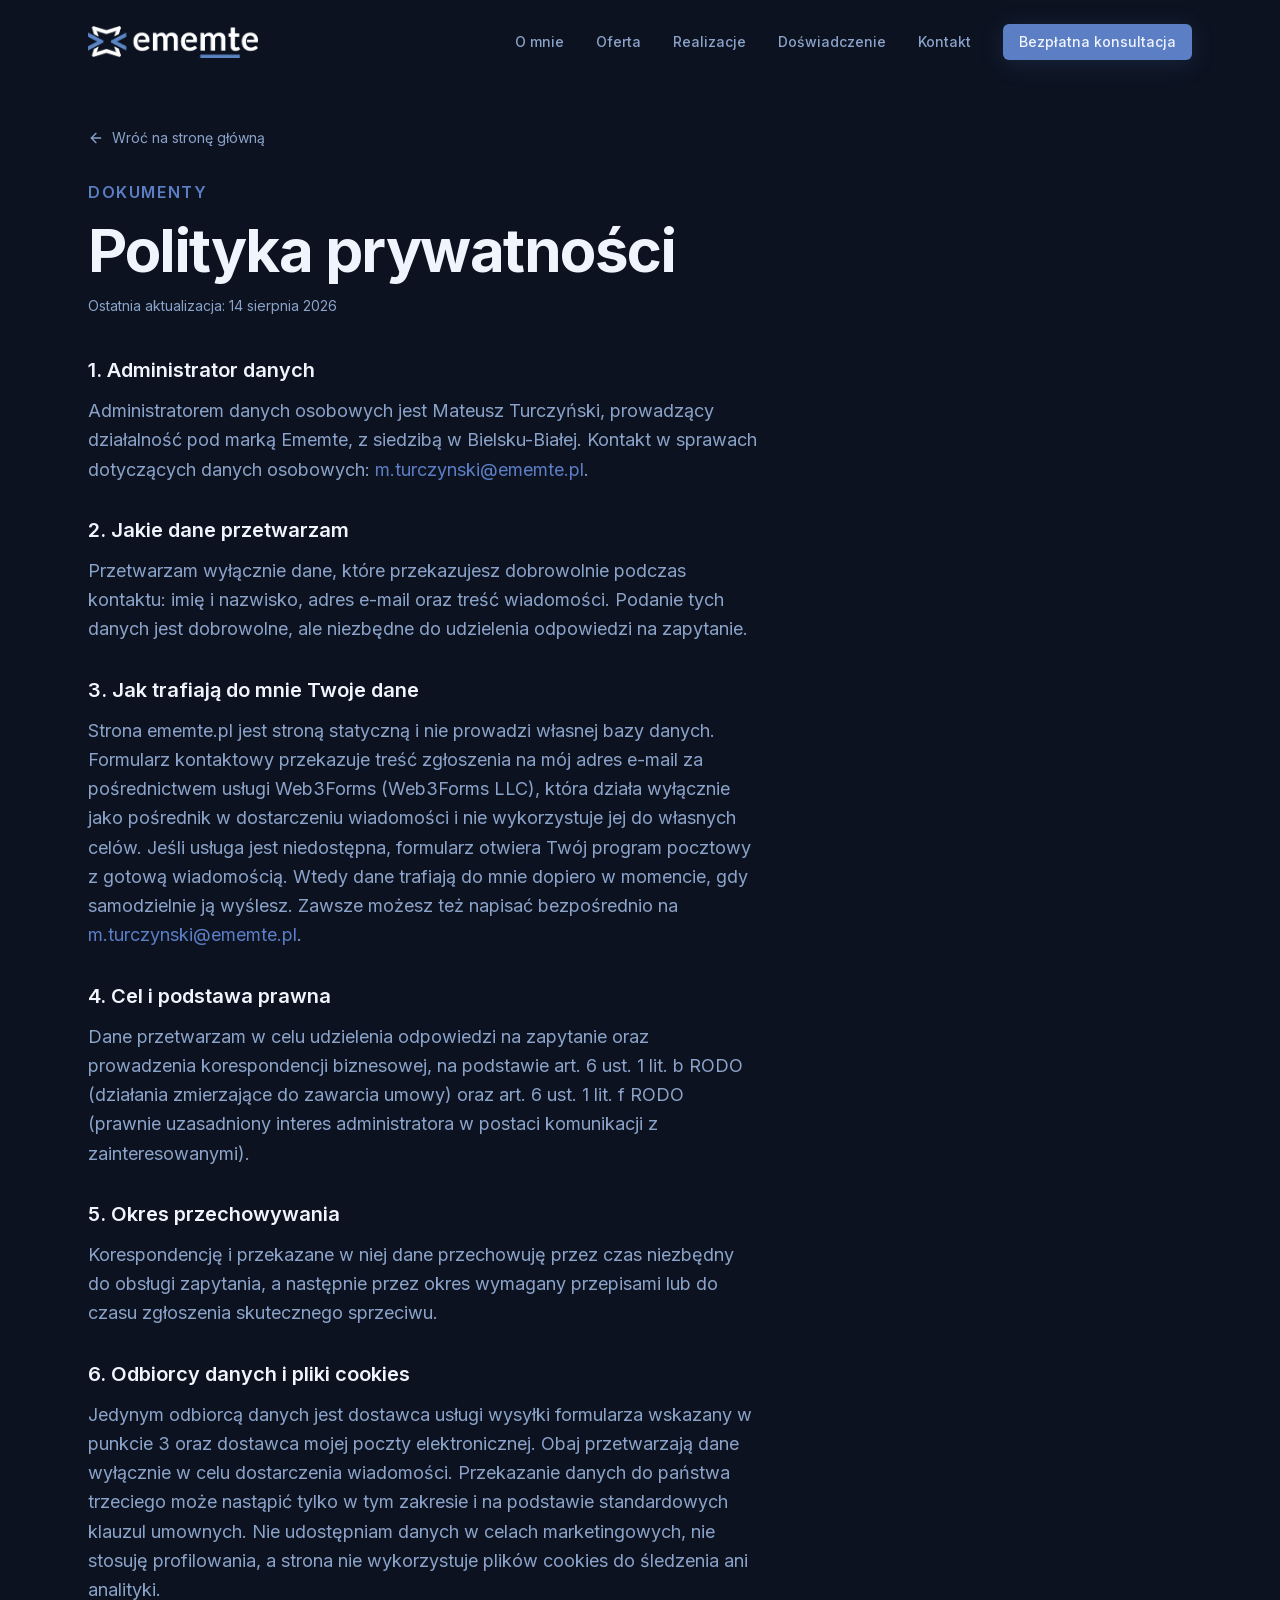
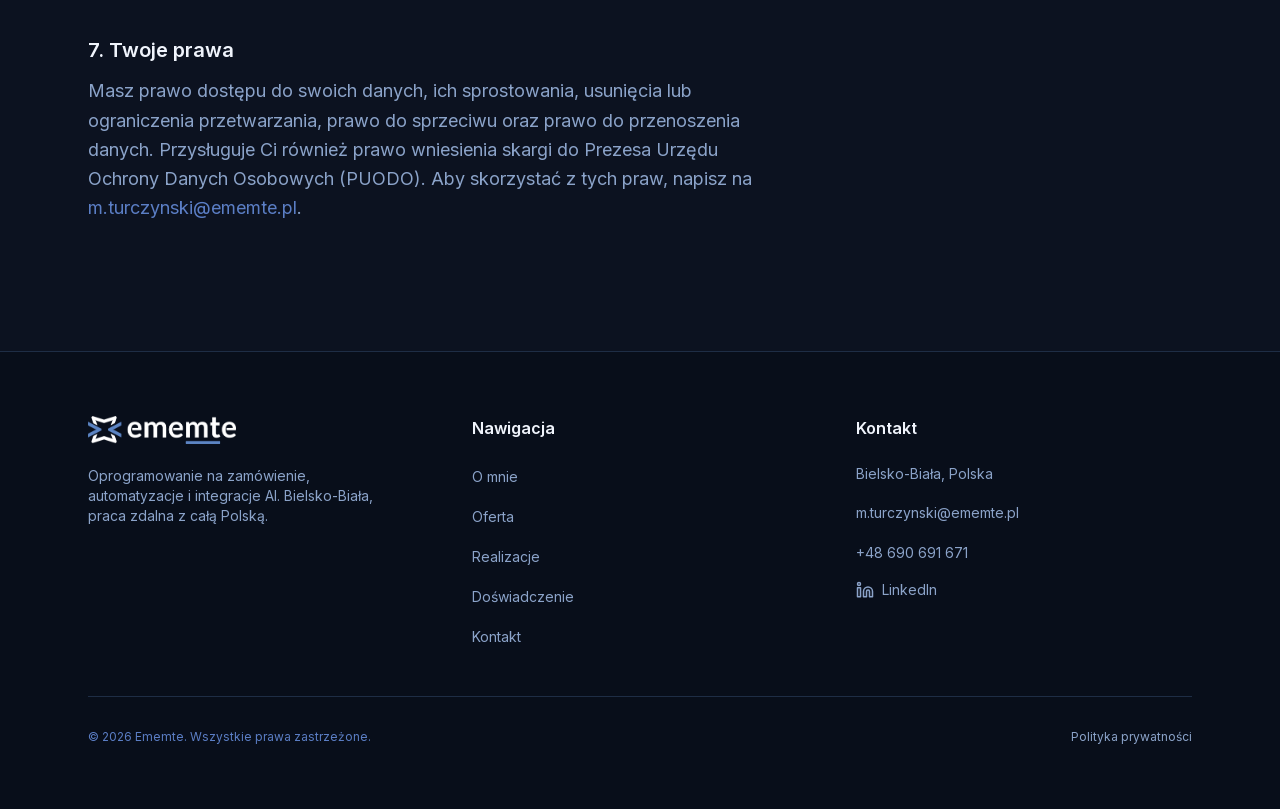
<file: polityka-prywatnosci/index.html>
<!DOCTYPE html><html lang="pl" class="scroll-smooth"><head><meta charSet="utf-8"/><meta name="viewport" content="width=device-width, initial-scale=1"/><link rel="preload" href="/_next/static/media/1bffadaabf893a1e-s.p.3-6t-g6q0vh0a.woff2" as="font" crossorigin="" type="font/woff2"/><link rel="preload" href="/_next/static/media/47fe1b7cd6e6ed85-s.p.3bh2vc0w-r-ll.woff2" as="font" crossorigin="" type="font/woff2"/><link rel="preload" href="/_next/static/media/5f9d24ebef5d5292-s.p.19xuq3td7fwu_.woff2" as="font" crossorigin="" type="font/woff2"/><link rel="preload" href="/_next/static/media/798ea22d9983e047-s.p.3go-kn2r40gie.woff2" as="font" crossorigin="" type="font/woff2"/><link rel="preload" href="/_next/static/media/83afe278b6a6bb3c-s.p.2bn3s6zvc0dyp.woff2" as="font" crossorigin="" type="font/woff2"/><link rel="preload" href="/_next/static/media/e2334d715941921e-s.p.3o_v2fun1jzxk.woff2" as="font" crossorigin="" type="font/woff2"/><link rel="preload" as="image" href="/logo-white-trim.png"/><link rel="stylesheet" href="/_next/static/chunks/108umorgh88ww.css" data-precedence="next"/><link rel="preload" as="script" fetchPriority="low" href="/_next/static/chunks/3s6nzrbk-8mnv.js"/><script src="/_next/static/chunks/19mx3mg6lkumu.js" async=""></script><script src="/_next/static/chunks/227kwhsrjlnp4.js" async=""></script><script src="/_next/static/chunks/3tcwyjf3sdyt-.js" async=""></script><script src="/_next/static/chunks/turbopack-193tdqrugw4ny.js" async=""></script><script src="/_next/static/chunks/3fntmmi971322.js" async="" crossorigin=""></script><script src="/_next/static/chunks/0wu2bzh3nxzuw.js" async="" crossorigin=""></script><script src="/_next/static/chunks/43d8m8tbm8wx9.js" async="" crossorigin=""></script><meta name="theme-color" content="#0c1220"/><title>Polityka prywatności | Ememte</title><meta name="description" content="Zasady przetwarzania danych osobowych przekazywanych za pośrednictwem strony ememte.pl i formularza kontaktowego."/><meta name="author" content="Mateusz Turczyński"/><link rel="manifest" href="/manifest.json"/><meta name="keywords" content="Ememte,programista .NET,aplikacje webowe,integracje AI,automatyzacja procesów,Bielsko-Biała,oprogramowanie na zamówienie,doradztwo technologiczne"/><meta name="robots" content="index, follow"/><link rel="canonical" href="https://ememte.pl/polityka-prywatnosci/"/><meta property="og:title" content="Ememte | Aplikacje webowe, automatyzacje i integracje AI"/><meta property="og:description" content="Programista .NET z Bielska-Białej. Buduję aplikacje webowe na zamówienie, automatyzuję procesy i wpinam AI tam, gdzie oszczędza czas."/><meta property="og:url" content="https://ememte.pl/"/><meta property="og:site_name" content="Ememte"/><meta property="og:locale" content="pl_PL"/><meta property="og:image" content="https://ememte.pl/og-image.png"/><meta property="og:image:width" content="1200"/><meta property="og:image:height" content="630"/><meta property="og:image:alt" content="Ememte: aplikacje webowe, automatyzacje i integracje AI"/><meta property="og:type" content="website"/><meta name="twitter:card" content="summary_large_image"/><meta name="twitter:title" content="Ememte | Aplikacje webowe, automatyzacje i integracje AI"/><meta name="twitter:description" content="Programista .NET z Bielska-Białej. Aplikacje na zamówienie, automatyzacje i integracje AI."/><meta name="twitter:image" content="https://ememte.pl/og-image.png"/><meta name="twitter:image:alt" content="Ememte: aplikacje webowe, automatyzacje i integracje AI"/><meta name="twitter:image:width" content="1200"/><meta name="twitter:image:height" content="630"/><link rel="icon" href="/favicon.ico?favicon.2vob68tjqpejf.ico" sizes="256x256" type="image/x-icon"/><link rel="icon" href="/favicon.ico" sizes="any"/><link rel="icon" href="/icon-192.png" type="image/png" sizes="192x192"/><link rel="apple-touch-icon" href="/apple-touch-icon.png"/><meta name="next-size-adjust" content=""/><script type="application/ld+json">{"@context":"https://schema.org","@graph":[{"@type":"Person","@id":"https://ememte.pl#mateusz-turczynski","name":"Mateusz Turczyński","jobTitle":"Senior .NET Developer","url":"https://ememte.pl","sameAs":["https://linkedin.com/in/mateusz-turczynski"],"knowsAbout":["C#",".NET","Microservices","Distributed Systems","AI Integration","PostgreSQL","RabbitMQ","Docker","Azure"],"worksFor":{"@type":"Organization","name":"Ntropy"}},{"@type":"ProfessionalService","@id":"https://ememte.pl#ememte","name":"Ememte","description":"Aplikacje webowe na zamówienie, automatyzacja procesów i integracje AI dla firm.","url":"https://ememte.pl","email":"m.turczynski@ememte.pl","telephone":"+48690691671","image":"https://ememte.pl/icon-512.png","logo":"https://ememte.pl/icon-512.png","founder":{"@id":"https://ememte.pl#mateusz-turczynski"},"sameAs":["https://linkedin.com/in/mateusz-turczynski"],"areaServed":"PL","address":{"@type":"PostalAddress","addressLocality":"Bielsko-Biała","addressCountry":"PL"},"hasOfferCatalog":{"@type":"OfferCatalog","name":"Usługi","itemListElement":[{"@type":"Offer","itemOffered":{"@type":"Service","name":"Aplikacje webowe na miarę"}},{"@type":"Offer","itemOffered":{"@type":"Service","name":"Integracje AI"}},{"@type":"Offer","itemOffered":{"@type":"Service","name":"Automatyzacja procesów"}},{"@type":"Offer","itemOffered":{"@type":"Service","name":"Konsultacje techniczne"}}]},"contactPoint":{"@type":"ContactPoint","contactType":"sales","email":"m.turczynski@ememte.pl","telephone":"+48690691671","areaServed":"PL","availableLanguage":["Polish","English"]}}]}</script><noscript><style>.reveal{opacity:1!important;transform:none!important}</style></noscript><script src="/_next/static/chunks/0cz1d0mv5g_q7.js" noModule=""></script></head><body class="inter_5620b7ea-module__LLy_Qq__variable poppins_d1d4bb63-module__Q-RtlG__variable antialiased text-slate-50" style="background:#0c1220"><div hidden=""><!--$--><!--/$--></div><a href="#main-content" class="sr-only focus:not-sr-only focus:absolute focus:top-4 focus:left-4 focus:z-50 focus:px-4 focus:py-2 focus:rounded bg-brand-accent text-white">Przejdź do treści głównej</a><header class="fixed top-0 left-0 right-0 z-50 transition-all duration-300 bg-transparent py-6"><div class="container mx-auto px-6 max-w-6xl flex items-center justify-between"><a aria-label="Ememte – strona główna" class="inline-block" href="/"><img alt="Ememte" width="742" height="140" decoding="async" data-nimg="1" class="h-8 w-auto" style="color:transparent" src="/logo-white-trim.png"/></a><nav class="hidden lg:flex items-center space-x-8" aria-label="Nawigacja główna"><a class="text-sm font-medium text-brand-muted transition-colors hover:text-brand-text focus-visible:outline-none focus-visible:text-brand-text" href="/#o-mnie">O mnie</a><a class="text-sm font-medium text-brand-muted transition-colors hover:text-brand-text focus-visible:outline-none focus-visible:text-brand-text" href="/#oferta">Oferta</a><a class="text-sm font-medium text-brand-muted transition-colors hover:text-brand-text focus-visible:outline-none focus-visible:text-brand-text" href="/#realizacje">Realizacje</a><a class="text-sm font-medium text-brand-muted transition-colors hover:text-brand-text focus-visible:outline-none focus-visible:text-brand-text" href="/#doswiadczenie">Doświadczenie</a><a class="text-sm font-medium text-brand-muted transition-colors hover:text-brand-text focus-visible:outline-none focus-visible:text-brand-text" href="/#kontakt">Kontakt</a><a class="inline-flex items-center justify-center rounded-md font-medium cursor-pointer transition-[transform,opacity,background-color] duration-200 hover:opacity-90 hover:scale-[1.02] active:scale-[0.98] disabled:pointer-events-none disabled:opacity-50 h-9 px-4 text-sm " style="background:#5b7ec5;color:#f0f4fc;box-shadow:0 4px 24px rgba(91,126,197,0.18)" href="/#kontakt">Bezpłatna konsultacja</a></nav><div class="flex items-center gap-3 lg:hidden"><a class="inline-flex items-center justify-center rounded-md font-medium cursor-pointer transition-[transform,opacity,background-color] duration-200 hover:opacity-90 hover:scale-[1.02] active:scale-[0.98] disabled:pointer-events-none disabled:opacity-50 h-9 px-4 text-sm px-3" style="background:#5b7ec5;color:#f0f4fc;box-shadow:0 4px 24px rgba(91,126,197,0.18)" href="/#kontakt">Kontakt</a><button type="button" class="text-white p-1" aria-label="Otwórz menu" aria-expanded="false" aria-controls="mobile-menu"><svg xmlns="http://www.w3.org/2000/svg" width="24" height="24" viewBox="0 0 24 24" fill="none" stroke="currentColor" stroke-width="2" stroke-linecap="round" stroke-linejoin="round" class="lucide lucide-menu" aria-hidden="true"><path d="M4 5h16"></path><path d="M4 12h16"></path><path d="M4 19h16"></path></svg></button></div></div></header><main id="main-content" class="min-h-screen"><section class="py-20 md:py-32 scroll-mt-24 pt-32"><div class="reveal  container mx-auto px-6 max-w-6xl "><div class="max-w-2xl"><a class="inline-flex items-center gap-2 text-sm mb-8 text-brand-muted hover:text-brand-accent transition-colors" href="/"><svg xmlns="http://www.w3.org/2000/svg" width="24" height="24" viewBox="0 0 24 24" fill="none" stroke="currentColor" stroke-width="2" stroke-linecap="round" stroke-linejoin="round" class="lucide lucide-arrow-left w-4 h-4" aria-hidden="true"><path d="m12 19-7-7 7-7"></path><path d="M19 12H5"></path></svg>Wróć na stronę główną</a><p class="text-base mb-4 uppercase tracking-widest font-semibold text-brand-accent ">Dokumenty</p><h1 class="text-4xl md:text-5xl lg:text-6xl font-serif font-bold tracking-tight mb-4 text-brand-text">Polityka prywatności</h1><p class="text-sm mb-10 text-brand-muted">Ostatnia aktualizacja: <!-- -->14 sierpnia 2026</p><div class="space-y-8"><div><h2 class="text-xl font-semibold mb-3 text-brand-text">1. Administrator danych</h2><p class="text-base md:text-lg leading-relaxed text-brand-muted">Administratorem danych osobowych jest Mateusz Turczyński, prowadzący działalność pod marką Ememte, z siedzibą w <!-- -->Bielsku-Białej<!-- -->. Kontakt w sprawach dotyczących danych osobowych:<!-- --> <a href="mailto:m.turczynski@ememte.pl" class="text-brand-accent">m.turczynski@ememte.pl</a>.</p></div><div><h2 class="text-xl font-semibold mb-3 text-brand-text">2. Jakie dane przetwarzam</h2><p class="text-base md:text-lg leading-relaxed text-brand-muted">Przetwarzam wyłącznie dane, które przekazujesz dobrowolnie podczas kontaktu: imię i nazwisko, adres e-mail oraz treść wiadomości. Podanie tych danych jest dobrowolne, ale niezbędne do udzielenia odpowiedzi na zapytanie.</p></div><div><h2 class="text-xl font-semibold mb-3 text-brand-text">3. Jak trafiają do mnie Twoje dane</h2><p class="text-base md:text-lg leading-relaxed text-brand-muted">Strona ememte.pl jest stroną statyczną i nie prowadzi własnej bazy danych. Formularz kontaktowy przekazuje treść zgłoszenia na mój adres e-mail za pośrednictwem usługi Web3Forms (Web3Forms LLC), która działa wyłącznie jako pośrednik w dostarczeniu wiadomości i nie wykorzystuje jej do własnych celów. Jeśli usługa jest niedostępna, formularz otwiera Twój program pocztowy z gotową wiadomością. Wtedy dane trafiają do mnie dopiero w momencie, gdy samodzielnie ją wyślesz. Zawsze możesz też napisać bezpośrednio na<!-- --> <a href="mailto:m.turczynski@ememte.pl" class="text-brand-accent">m.turczynski@ememte.pl</a>.</p></div><div><h2 class="text-xl font-semibold mb-3 text-brand-text">4. Cel i podstawa prawna</h2><p class="text-base md:text-lg leading-relaxed text-brand-muted">Dane przetwarzam w celu udzielenia odpowiedzi na zapytanie oraz prowadzenia korespondencji biznesowej, na podstawie art. 6 ust. 1 lit. b RODO (działania zmierzające do zawarcia umowy) oraz art. 6 ust. 1 lit. f RODO (prawnie uzasadniony interes administratora w postaci komunikacji z zainteresowanymi).</p></div><div><h2 class="text-xl font-semibold mb-3 text-brand-text">5. Okres przechowywania</h2><p class="text-base md:text-lg leading-relaxed text-brand-muted">Korespondencję i przekazane w niej dane przechowuję przez czas niezbędny do obsługi zapytania, a następnie przez okres wymagany przepisami lub do czasu zgłoszenia skutecznego sprzeciwu.</p></div><div><h2 class="text-xl font-semibold mb-3 text-brand-text">6. Odbiorcy danych i pliki cookies</h2><p class="text-base md:text-lg leading-relaxed text-brand-muted">Jedynym odbiorcą danych jest dostawca usługi wysyłki formularza wskazany w punkcie 3 oraz dostawca mojej poczty elektronicznej. Obaj przetwarzają dane wyłącznie w celu dostarczenia wiadomości. Przekazanie danych do państwa trzeciego może nastąpić tylko w tym zakresie i na podstawie standardowych klauzul umownych. Nie udostępniam danych w celach marketingowych, nie stosuję profilowania, a strona nie wykorzystuje plików cookies do śledzenia ani analityki.</p></div><div><h2 class="text-xl font-semibold mb-3 text-brand-text">7. Twoje prawa</h2><p class="text-base md:text-lg leading-relaxed text-brand-muted">Masz prawo dostępu do swoich danych, ich sprostowania, usunięcia lub ograniczenia przetwarzania, prawo do sprzeciwu oraz prawo do przenoszenia danych. Przysługuje Ci również prawo wniesienia skargi do Prezesa Urzędu Ochrony Danych Osobowych (PUODO). Aby skorzystać z tych praw, napisz na<!-- --> <a href="mailto:m.turczynski@ememte.pl" class="text-brand-accent">m.turczynski@ememte.pl</a>.</p></div></div></div></div></section><!--$--><!--/$--></main><footer class="border-t border-brand-border py-12 md:py-16 bg-[#080e1a]"><div class="container mx-auto px-6 max-w-6xl"><div class="grid grid-cols-1 md:grid-cols-3 gap-12 mb-12"><div><div class="mb-4"><a aria-label="Ememte – strona główna" class="inline-block" href="/"><img alt="Ememte" loading="lazy" width="742" height="140" decoding="async" data-nimg="1" class="h-7 w-auto" style="color:transparent" src="/logo-white-trim.png"/></a></div><p class="max-w-xs text-sm text-brand-muted">Oprogramowanie na zamówienie, automatyzacje i integracje AI. Bielsko-Biała, praca zdalna z całą Polską.</p></div><div><h2 class="font-semibold mb-6 text-brand-text">Nawigacja</h2><ul class="space-y-4"><li><a class="text-sm text-brand-muted transition-colors hover:text-brand-accent" href="/#o-mnie">O mnie</a></li><li><a class="text-sm text-brand-muted transition-colors hover:text-brand-accent" href="/#oferta">Oferta</a></li><li><a class="text-sm text-brand-muted transition-colors hover:text-brand-accent" href="/#realizacje">Realizacje</a></li><li><a class="text-sm text-brand-muted transition-colors hover:text-brand-accent" href="/#doswiadczenie">Doświadczenie</a></li><li><a class="text-sm text-brand-muted transition-colors hover:text-brand-accent" href="/#kontakt">Kontakt</a></li></ul></div><div><h2 class="font-semibold mb-6 text-brand-text">Kontakt</h2><ul class="space-y-4"><li class="text-sm text-brand-muted">Bielsko-Biała<!-- -->, Polska</li><li><a href="mailto:m.turczynski@ememte.pl" class="text-sm text-brand-muted transition-colors hover:text-brand-accent">m.turczynski@ememte.pl</a></li><li><a href="tel:+48690691671" class="text-sm text-brand-muted transition-colors hover:text-brand-accent">+48 690 691 671</a></li><li><a href="https://linkedin.com/in/mateusz-turczynski" target="_blank" rel="noopener noreferrer" class="inline-flex items-center gap-2 text-sm text-brand-muted transition-colors hover:text-brand-accent"><svg xmlns="http://www.w3.org/2000/svg" width="18" height="18" viewBox="0 0 24 24" fill="none" stroke="currentColor" stroke-width="2" stroke-linecap="round" stroke-linejoin="round" class="lucide lucide-linkedin" aria-hidden="true"><path d="M16 8a6 6 0 0 1 6 6v7h-4v-7a2 2 0 0 0-2-2 2 2 0 0 0-2 2v7h-4v-7a6 6 0 0 1 6-6z"></path><rect width="4" height="12" x="2" y="9"></rect><circle cx="4" cy="4" r="2"></circle></svg>LinkedIn</a></li></ul></div></div><div class="pt-8 border-t border-brand-border flex flex-col md:flex-row justify-between items-center gap-4"><p class="text-xs text-brand-accent">© <!-- -->2026<!-- --> Ememte. Wszystkie prawa zastrzeżone.</p><a class="text-xs text-brand-muted transition-colors hover:text-brand-accent" href="/polityka-prywatnosci/">Polityka prywatności</a></div></div></footer><script src="/_next/static/chunks/3s6nzrbk-8mnv.js" id="_R_" async=""></script><script>(self.__next_f=self.__next_f||[]).push([0])</script><script>self.__next_f.push([1,"1:\"$Sreact.fragment\"\n4:I[3374,[\"/_next/static/chunks/3fntmmi971322.js\",\"/_next/static/chunks/0wu2bzh3nxzuw.js\"],\"Header\"]\n5:I[39756,[\"/_next/static/chunks/3fntmmi971322.js\",\"/_next/static/chunks/0wu2bzh3nxzuw.js\"],\"default\"]\n6:I[37457,[\"/_next/static/chunks/3fntmmi971322.js\",\"/_next/static/chunks/0wu2bzh3nxzuw.js\"],\"default\"]\n7:I[49005,[\"/_next/static/chunks/3fntmmi971322.js\",\"/_next/static/chunks/0wu2bzh3nxzuw.js\",\"/_next/static/chunks/43d8m8tbm8wx9.js\"],\"Reveal\"]\ne:I[68027,[\"/_next/static/chunks/3fntmmi971322.js\",\"/_next/static/chunks/0wu2bzh3nxzuw.js\"],\"default\",1]\n:HL[\"/_next/static/chunks/108umorgh88ww.css\",\"style\"]\n:HL[\"/_next/static/media/1bffadaabf893a1e-s.p.3-6t-g6q0vh0a.woff2\",\"font\",{\"crossOrigin\":\"\",\"type\":\"font/woff2\"}]\n:HL[\"/_next/static/media/47fe1b7cd6e6ed85-s.p.3bh2vc0w-r-ll.woff2\",\"font\",{\"crossOrigin\":\"\",\"type\":\"font/woff2\"}]\n:HL[\"/_next/static/media/5f9d24ebef5d5292-s.p.19xuq3td7fwu_.woff2\",\"font\",{\"crossOrigin\":\"\",\"type\":\"font/woff2\"}]\n:HL[\"/_next/static/media/798ea22d9983e047-s.p.3go-kn2r40gie.woff2\",\"font\",{\"crossOrigin\":\"\",\"type\":\"font/woff2\"}]\n:HL[\"/_next/static/media/83afe278b6a6bb3c-s.p.2bn3s6zvc0dyp.woff2\",\"font\",{\"crossOrigin\":\"\",\"type\":\"font/woff2\"}]\n:HL[\"/_next/static/media/e2334d715941921e-s.p.3o_v2fun1jzxk.woff2\",\"font\",{\"crossOrigin\":\"\",\"type\":\"font/woff2\"}]\n2:T639,{\"@context\":\"https://schema.org\",\"@graph\":[{\"@type\":\"Person\",\"@id\":\"https://ememte.pl#mateusz-turczynski\",\"name\":\"Mateusz Turczyński\",\"jobTitle\":\"Senior .NET Developer\",\"url\":\"https://ememte.pl\",\"sameAs\":[\"https://linkedin.com/in/mateusz-turczynski\"],\"knowsAbout\":[\"C#\",\".NET\",\"Microservices\",\"Distributed Systems\",\"AI Integration\",\"PostgreSQL\",\"RabbitMQ\",\"Docker\",\"Azure\"],\"worksFor\":{\"@type\":\"Organization\",\"name\":\"Ntropy\"}},{\"@type\":\"ProfessionalService\",\"@id\":\"https://ememte.pl#ememte\",\"name\":\"Ememte\",\"description\":\"Aplikacje webowe na zamówienie, automatyzacja procesów i integracje AI dla firm.\",\"url\":\"https://ememte.pl\",\"email\":\"m.turczynski@ememte.pl\",\"telephone\":\"+48690691671\",\"image\":\"https://ememte.pl/icon-512.png\",\"logo\":\"https://ememte.pl/icon-512.png\",\"founder\":{\"@id\":\"https://ememte.pl#mateusz-turczynski\"},\"sameAs\":[\"https://linkedin.com/in/mateusz-turczynski\"],\"areaServed\":\"PL\",\"address\":{\"@type\":\"PostalAddress\",\"addressLocality\":\"Bielsko-Biała\",\"addressCountry\":\"PL\"},\"hasOfferCatalog\":{\"@type\":\"OfferCatalog\",\"name\":\"Usługi\",\"itemListElement\":[{\"@type\":\"Offer\",\"itemOffered\":{\"@type\":\"Service\",\"name\":\"Aplikacje webowe na miarę\"}},{\"@type\":\"Offer\",\"itemOffered\":{\"@type\":\"Service\",\"name\":\"Integracje AI\"}},{\"@type\":\"Offer\",\"itemOffered\":{\"@type\":\"Service\",\"name\":\"Automatyzacja procesów\"}},{\"@type\":\"Offer\",\"itemOffered\":{\"@type\":\"Service\",\"name\":\"Konsultacje techniczne\"}}]},\"contactPoint\":{\"@type\":\"ContactPoint\",\"contactType\":\"sales\",\"email\":\"m.turczynski@ememte.pl\",\"telephone\":\"+48690691671\",\"areaServed\":\"PL\",\"availableLanguage\":[\"Polish\",\"English\"]}}]}3:[\"$\",\"style\",null,{\"children\":\".reveal{opacity:1!important;transform:none!important}\"}]\nc:X\n0:{\"P\":null,\"c\":[\"\",\"polityka-prywatnosci\",\"\"],\"q\":\"\",\"i\":false,\"f\":[[[\"\",{\"children\":[\"polityka-prywatnosci\",{\"children\":[\"__PAGE__\",{},\"$undefined\",\"$undefined\",4608]},\"$undefined\",\"$undefined\",4608]},\"$undefined\",\"$undefined\",4624],[[\"$\",\"$1\",\"c\",{\"children\":[[[\"$\",\"link\",\"0\",{\"rel\":\"stylesheet\",\"href\":\"/_next/static/chunks/108umorgh88ww.css\",\"precedence\":\"next\",\"crossOrigin\":\"$undefined\",\"nonce\":\"$undefined\"}],[\"$\",\"script\",\"script-0\",{\"src\":\"/_next/static/chunks/3fntmmi971322.js\",\"async\":true,\"nonce\":\"$undefined\"}],[\"$\",\"script\",\"script-1\",{\"src\":\"/_next/static/chunks/0wu2bzh3nxzuw.js\",\"async\":true,\"nonce\":\"$undefined\"}]],[\"$\",\"html\",null,{\"lang\":\"pl\",\"className\":\"scroll-smooth\",\"children\":[[\"$\",\"head\",null,{\"children\":[[\"$\",\"script\",null,{\"type\":\"application/ld+json\",\"dangerouslySetInnerHTML\":{\"__html\":\"$2\"}}],[\"$\",\"noscript\",null,{\"children\":\"$3\"}]]}],[\"$\",\"body\",null,{\"className\":\"inter_5620b7ea-module__LLy_Qq__variable poppins_d1d4bb63-module__Q-RtlG__variable antialiased text-slate-50\",\"style\":{\"background\":\"#0c1220\"},\"children\":[[\"$\",\"$L4\",null,{}],[\"$\",\"main\",null,{\"id\":\"main-content\",\"className\":\"min-h-screen\",\"children\":[\"$\",\"$L5\",null,{\"parallelRouterKey\":\"children\",\"error\":\"$undefined\",\"errorStyles\":\"$undefined\",\"errorScripts\":\"$undefined\",\"template\":[\"$\",\"$L6\",null,{}],\"templateStyles\":\"$undefined\",\"templateScripts\":\"$undefined\",\"notFound\":[[\"$\",\"section\",null,{\"id\":\"$undefined\",\"className\":\"py-20 md:py-32 scroll-mt-24 pt-32\",\"style\":\"$undefined\",\"children\":[\"$\",\"$L7\",null,{\"className\":\"container mx-auto px-6 max-w-6xl \",\"children\":[\"$\",\"div\",null,{\"className\":\"max-w-xl\",\"children\":[[\"$\",\"p\",null,{\"className\":\"text-base mb-4 uppercase tracking-widest font-semibold text-brand-accent \",\"children\":\"Błąd 404\"}],[\"$\",\"h1\",null,{\"className\":\"text-4xl md:text-5xl lg:text-6xl font-serif font-bold tracking-tight mb-6 text-brand-text\",\"style\":\"$undefined\",\"children\":\"Pod tym adresem nic nie ma\"}],[\"$\",\"p\",null,{\"className\":\"text-base md:text-lg leading-relaxed mb-8 text-brand-muted\",\"style\":\"$undefined\",\"children\":[\"Strona mogła zmienić adres albo nigdy nie istniała. Zajrzyj na stronę główną. Jeśli szukasz konkretnej informacji, napisz na\",\" \",[\"$\",\"a\",null,{\"href\":\"mailto:m.turczynski@ememte.pl\",\"className\":\"text-brand-accent hover:opacity-80 transition-opacity\",\"children\":\"m.turczynski@ememte.pl\"}],\".\"]}],[\"$\",\"div\",null,{\"className\":\"flex flex-col sm:flex-row gap-4\",\"children\":[[\"$\",\"a\",null,{\"className\":\"inline-flex items-center justify-center rounded-md font-medium cursor-pointer transition-[transform,opacity,background-color] duration-200 hover:opacity-90 hover:scale-[1.02] active:scale-[0.98] disabled:pointer-events-none disabled:opacity-50 h-12 px-8 text-lg \",\"style\":{\"background\":\"#5b7ec5\",\"color\":\"#f0f4fc\",\"boxShadow\":\"0 4px 24px rgba(91,126,197,0.18)\"},\"href\":\"/\",\"children\":\"Strona główna\"}],\"$L8\"]}]]}]}]}],[]],\"forbidden\":\"$undefined\",\"unauthorized\":\"$undefined\"}]}],\"$L9\"]}]]}]]}],{\"children\":[\"$La\",{\"children\":[\"$Lb\",{},null,false,null]},null,false,\"$c\"]},null,false,null],\"$Ld\",false]],\"m\":\"$undefined\",\"G\":[\"$e\",[\"$Lf\"]],\"S\":true,\"h\":null,\"r\":\"$undefined\",\"s\":\"$undefined\",\"a\":\"$undefined\",\"l\":\"$undefined\",\"p\":\"$undefined\",\"d\":\"$undefined\",\"b\":\"77b0c49\"}\n10:I[22016,[\"/_next/static/chunks/3fntmmi971322.js\",\"/_next/static/chunks/0wu2bzh3nxzuw.js\",\"/_next/static/chunks/43d8m8tbm8wx9.js\"],\"\"]\n11:I[5500,[\"/_next/static/chunks/3fntmmi971322.js\",\"/_next/static/chunks/0wu2bzh3nxzuw.js\"],\"Image\"]\n17:I[97367,[\"/_next/static/chunks/3fntmmi971322.js\",\"/_next/static/chunks/0wu2bzh3nxzuw.js\"],\"ViewportBoundary\"]\n19:I[97367,[\"/_next/static/chunks/3fntmmi971322.js\",\"/_next/static/chunks/0wu2bzh3nxzuw.js\"],\"MetadataBoundary\"]\n1a:\"$Sreact.suspense\"\n8:[\"$\",\"a\",null,{\"className\":\"inline-flex items-center justify-center rounded-md font-medium cursor-pointer transition-[transform,opacity,background-color] duration-200 hover:opacity-90 hover:scale-[1.02] active:scale-[0.98] disabled:pointer-events-none disabled:opacity-50 h-12 px-8 text-lg \",\"style\":{\"background\":\"transparent\",\"border\":\"1px solid #1e2d45\",\"color\":\"#f0f4fc\"},\"href\":\"mailto:m.turczynski@ememte.pl\",\"children\":\"Napisz do mnie\"}]\n9:[\"$\",\"footer\",null,{\"className\":\"border-t border-brand-border py-12 md:py-16 bg-[#080e1a]\",\"children\":[\"$\",\"div\",null,{\"className\":\"container mx-auto px-6 max-w-6xl\",\"children\":[[\"$\",\"div\",null,{\"className\":\"grid grid-cols-1 md:grid-cols-3 gap-12 mb-12\",\"children\":[[\"$\",\"div\",null,{\"children\":[[\"$\",\"div\",null,{\"className\":\"mb-4\",\"children\":[\"$\",\"$L10\",null,{\"href\":\"/\",\"aria-label\":\"Ememte – strona główna\",\"className\":\"inline-block\",\"children\":[\"$\",\"$L11\",null,{\"src\":\"/logo-white-trim.png\",\"alt\":\"Ememte\",\"width\":742,\"height\":140,\"className\":\"h-7 w-auto\",\"priority\":false}]}]}],[\"$\",\"p\",null,{\"className\":\"max-w-xs text-sm text-brand-muted\",\"children\":\"Oprogramowanie na zamówienie, automatyzacje i integracje AI. Bielsko-Biała, praca zdalna z całą Polską.\"}]]}],[\"$\",\"div\",null,{\"children\":[[\"$\",\"h2\",null,{\"className\":\"font-semibold mb-6 text-brand-text\",\"children\":\"Nawigacja\"}],[\"$\",\"ul\",null,{\"className\":\"space-y-4\",\"children\":[[\"$\",\"li\",\"/#o-mnie\",{\"children\":[\"$\",\"$L10\",null,{\"href\":\"/#o-mnie\",\"className\":\"text-sm text-brand-muted transition-colors hover:text-brand-accent\",\"children\":\"O mnie\"}]}],[\"$\",\"li\",\"/#oferta\",{\"children\":[\"$\",\"$L10\",null,{\"href\":\"/#oferta\",\"className\":\"text-sm text-brand-muted transition-colors hover:text-brand-accent\",\"children\":\"Oferta\"}]}],[\"$\",\"li\",\"/#realizacje\",{\"children\":[\"$\",\"$L10\",null,{\"href\":\"/#realizacje\",\"className\":\"text-sm text-brand-muted transition-colors hover:text-brand-accent\",\"children\":\"Realizacje\"}]}],[\"$\",\"li\",\"/#doswiadczenie\",{\"children\":[\"$\",\"$L10\",null,{\"href\":\"/#doswiadczenie\",\"className\":\"text-sm text-brand-muted transition-colors hover:text-brand-accent\",\"children\":\"Doświadczenie\"}]}],[\"$\",\"li\",\"/#kontakt\",{\"children\":[\"$\",\"$L10\",null,{\"href\":\"/#kontakt\",\"className\":\"text-sm text-brand-muted transition-colors hover:text-brand-accent\",\"children\":\"Kontakt\"}]}]]}]]}],[\"$\",\"div\",null,{\"children\":[[\"$\",\"h2\",null,{\"className\":\"font-semibold mb-6 text-brand-text\",\"children\":\"Kontakt\"}],[\"$\",\"ul\",null,{\"className\":\"space-y-4\",\"children\":[[\"$\",\"li\",null,{\"className\":\"text-sm text-brand-muted\",\"children\":[\"Bielsko-Biała\",\", Polska\"]}],[\"$\",\"li\",null,{\"children\":[\"$\",\"a\",null,{\"href\":\"mailto:m.turczynski@ememte.pl\",\"className\":\"text-sm text-brand-muted transition-colors hover:text-brand-accent\",\"children\":\"m.turczynski@ememte.pl\"}]}],[\"$\",\"li\",null,{\"children\":[\"$\",\"a\",null,{\"href\":\"tel:+48690691671\",\"className\":\"text-sm text-brand-muted transition-colors hover:text-brand-accent\",\"children\":\"+48 690 691 671\"}]}],[\"$\",\"li\",null,{\"children\":[\"$\",\"a\",null,{\"href\":\"https://linkedin.com/in/mateusz-turczynski\",\"target\":\"_blank\",\"rel\":\"noopener noreferrer\",\"className\":\"inline-flex items-center gap-2 text-sm text-brand-muted transition-colors hover:text-brand-accent\",\"children\":[[\"$\",\"svg\",null,{\"ref\":\"$undefined\",\"xmlns\":\"http://www.w3.org/2000/svg\",\"width\":18,\"height\":18,\"viewBox\":\"0 0 24 24\",\"fill\":\"none\",\"stroke\":\"currentColor\",\"strokeWidth\":2,\"strokeLinecap\":\"round\",\"strokeLinejoin\":\"round\",\"className\":\"lucide lucide-linkedin\",\"aria-hidden\":\"true\",\"children\":[[\"$\",\"path\",\"c2jq9f\",{\"d\":\"M16 8a6 6 0 0 1 6 6v7h-4v-7a2 2 0 0 0-2-2 2 2 0 0 0-2 2v7h-4v-7a6 6 0 0 1 6-6z\"}],[\"$\",\"rect\",\"mk3on5\",{\"width\":\"4\",\"height\":\"12\",\"x\":\"2\",\"y\":\"9\"}],[\"$\",\"circle\",\"bt5ra8\",{\"cx\":\"4\",\"cy\":\"4\",\"r\":\"2\"}],\"$undefined\"]}],\"LinkedIn\"]}]}]]}]]}]]}],[\"$\",\"div\",null,{\"className\":\"pt-8 border-t border-brand-border flex flex-col md:flex-row justify-between items-center gap-4\",\"children\":[[\"$\",\"p\",null,{\"className\":\"text-xs text-brand-accent\",\"children\":[\"© \",2026,\" Ememte. Wszystkie prawa zastrzeżone.\"]}],[\"$\",\"$L10\",null,{\"href\":\"/polityka-prywatnosci\",\"prefetch\":false,\"className\":\"text-xs text-brand-muted transition-colors hover:text-brand-accent\",\"children\":\"Polityka prywatności\"}]]}]]}]}]\na:[\"$\",\"$1\",\"c\",{\"children\":[null,[\"$\",\"$L5\",null,{\"parallelRouterKey\":\"children\",\"error\":\"$undefined\",\"errorStyles\":\"$undefined\",\"errorScripts\":\"$undefined\",\"template\":[\"$\",\"$L6\",null,{}],\"templateStyles\":\"$undefined\",\"templateScripts\":\"$undefined\",\"notFound\":\"$undefined\",\"forbidden\":\"$undefined\",\"unauthorized\":\"$undefined\"}]]}]\nb:[\"$\",\"$1\",\"c\",{\"children\":[[\"$\",\"section\",null,{\"id\":\"$undefined\",\"className\":\"py-20 md:py-32 scroll-mt-24 pt-32\",\"style\":\"$undefined\",\"children\":[\"$\",\"$L7\",null,{\"className\":\"container mx-auto px-6 max-w-6xl \",\"children\":[\"$\",\"div\",null,{\"className\":\"max-w-2xl\",\"children\":[[\"$\",\"$L10\",null,{\"href\":\"/\",\"className\":\"inline-flex items-center gap-2 text-sm mb-8 text-brand-muted hover:text-brand-accent transition-colors\",\"children\":[[\"$\",\"svg\",null,{\"ref\":\"$undefined\",\"xmlns\":\"http://www.w3.org/2000/svg\",\"width\":24,\"height\":24,\"viewBox\":\"0 0 24 24\",\"fill\":\"none\",\"stroke\":\"currentColor\",\"strokeWidth\":2,\"strokeLinecap\":\"round\",\"strokeLinejoin\":\"round\",\"className\":\"lucide lucide-arrow-left w-4 h-4\",\"aria-hidden\":\"true\",\"children\":[[\"$\",\"path\",\"1l729n\",{\"d\":\"m12 19-7-7 7-7\"}],[\"$\",\"path\",\"x3x0zl\",{\"d\":\"M19 12H5\"}],\"$undefined\"]}],\"Wróć na stronę główną\"]}],[\"$\",\"p\",null,{\"className\":\"text-base mb-4 uppercase tracking-widest font-semibold text-brand-accent \",\"children\":\"Dokumenty\"}],[\"$\",\"h1\",null,{\"className\":\"text-4xl md:text-5xl lg:text-6xl font-serif font-bold tracking-tight mb-4 text-brand-text\",\"style\":\"$undefined\",\"children\":\"Polityka prywatności\"}],[\"$\",\"p\",null,{\"className\":\"text-sm mb-10 text-brand-muted\",\"style\":\"$undefined\",\"children\":[\"Ostatnia aktualizacja: \",\"14 sierpnia 2026\"]}],[\"$\",\"div\",null,{\"className\":\"space-y-8\",\"children\":[[\"$\",\"div\",\"1. Administrator danych\",{\"children\":[[\"$\",\"h2\",null,{\"className\":\"text-xl font-semibold mb-3 text-brand-text\",\"children\":\"1. Administrator danych\"}],[\"$\",\"p\",null,{\"className\":\"text-base md:text-lg leading-relaxed text-brand-muted\",\"style\":\"$undefined\",\"children\":[\"Administratorem danych osobowych jest Mateusz Turczyński, prowadzący działalność pod marką Ememte, z siedzibą w \",\"Bielsku-Białej\",\". Kontakt w sprawach dotyczących danych osobowych:\",\" \",[\"$\",\"a\",null,{\"href\":\"mailto:m.turczynski@ememte.pl\",\"className\":\"text-brand-accent\",\"children\":\"m.turczynski@ememte.pl\"}],\".\"]}]]}],[\"$\",\"div\",\"2. Jakie dane przetwarzam\",{\"children\":[[\"$\",\"h2\",null,{\"className\":\"text-xl font-semibold mb-3 text-brand-text\",\"children\":\"2. Jakie dane przetwarzam\"}],[\"$\",\"p\",null,{\"className\":\"text-base md:text-lg leading-relaxed text-brand-muted\",\"style\":\"$undefined\",\"children\":\"Przetwarzam wyłącznie dane, które przekazujesz dobrowolnie podczas kontaktu: imię i nazwisko, adres e-mail oraz treść wiadomości. Podanie tych danych jest dobrowolne, ale niezbędne do udzielenia odpowiedzi na zapytanie.\"}]]}],[\"$\",\"div\",\"3. Jak trafiają do mnie Twoje dane\",{\"children\":[[\"$\",\"h2\",null,{\"className\":\"text-xl font-semibold mb-3 text-brand-text\",\"children\":\"3. Jak trafiają do mnie Twoje dane\"}],[\"$\",\"p\",null,{\"className\":\"text-base md:text-lg leading-relaxed text-brand-muted\",\"style\":\"$undefined\",\"children\":[\"Strona ememte.pl jest stroną statyczną i nie prowadzi własnej bazy danych. Formularz kontaktowy przekazuje treść zgłoszenia na mój adres e-mail za pośrednictwem usługi Web3Forms (Web3Forms LLC), która działa wyłącznie jako pośrednik w dostarczeniu wiadomości i nie wykorzystuje jej do własnych celów. Jeśli usługa jest niedostępna, formularz otwiera Twój program pocztowy z gotową wiadomością. Wtedy dane trafiają do mnie dopiero w momencie, gdy samodzielnie ją wyślesz. Zawsze możesz też napisać bezpośrednio na\",\" \",[\"$\",\"a\",null,{\"href\":\"mailto:m.turczynski@ememte.pl\",\"className\":\"text-brand-accent\",\"children\":\"m.turczynski@ememte.pl\"}],\".\"]}]]}],[\"$\",\"div\",\"4. Cel i podstawa prawna\",{\"children\":[[\"$\",\"h2\",null,{\"className\":\"text-xl font-semibold mb-3 text-brand-text\",\"children\":\"4. Cel i podstawa prawna\"}],[\"$\",\"p\",null,{\"className\":\"text-base md:text-lg leading-relaxed text-brand-muted\",\"style\":\"$undefined\",\"children\":\"Dane przetwarzam w celu udzielenia odpowiedzi na zapytanie oraz prowadzenia korespondencji biznesowej, na podstawie art. 6 ust. 1 lit. b RODO (działania zmierzające do zawarcia umowy) oraz art. 6 ust. 1 lit. f RODO (prawnie uzasadniony interes administratora w postaci komunikacji z zainteresowanymi).\"}]]}],\"$L12\",\"$L13\",\"$L14\"]}]]}]}]}],[\"$L15\"],\"$L16\"]}]\nd:[\"$\",\"$1\",\"h\",{\"children\":[null,[\"$\",\"$L17\",null,{\"children\":\"$L18\"}],[\"$\",\"div\",null,{\"hidden\":true,\"children\":[\"$\",\"$L19\",null,{\"children\":[\"$\",\"$1a\",null,{\"name\":\"Next.Metadata\",\"children\":\"$L1b\"}]}]}],[\"$\",\"meta\",null,{\"name\":\"next-size-adjust\",\"content\":\"\"}]]}]\nf:[\"$\",\"link\",\"0\",{\"rel\":\"stylesheet\",\"href\":\"/_next/static/chunks/108umorgh88ww.css\",\"precedence\":\"next\",\"crossOrigin\":\"$undefined\",\"nonce\":\"$undefined\"}]\n1c:I[97367,[\"/_next/static/chunks/3fntmmi971322.js\",\"/_next/static/chunks/0wu2bzh3nxzuw.js\"],\"OutletBoundary\"]\nc:C\n12:[\"$\",\"div\",\"5. Okres przechowywania\",{\"children\":[[\"$\",\"h2\",null,{\"className\":\"text-xl font-semibold mb-3 text-brand-text\",\"children\":\"5. Okres przechowywania\"}],[\"$\",\"p\",null,{\"className\":\"text-base md:text-lg leading-relaxed text-brand-muted\",\"style\":\"$undefined\",\"children\":\"Korespondencję i przekazane w niej dane przechowuję przez czas niezbędny do obsługi zapytania, a następnie przez okres wymagany przepisami lub do czasu zgłoszenia skutecznego sprzeciwu.\"}]]}]\n13:[\"$\",\"div\",\"6. Odbiorcy danych i pliki cookies\",{\"children\":[[\"$\",\"h2\",null,{\"className\":\"text-xl font-semibold mb-3 text-brand-text\",\"children\":\"6. Odbiorcy danych i pliki cookies\"}],[\"$\",\"p\",null,{\"className\":\"text-base md:text-lg leading-relaxed text-brand-muted\",\"style\":\"$undefined\",\"children\":\"Jedynym odbiorcą danych jest dostawca usługi wysyłki formularza wskazany w punkcie 3 oraz dostawca mojej poczty elektronicznej. Obaj przetwarzają dane wyłącznie w celu dostarczenia wiadomości. Przekazanie danych do państwa trzeciego może nastąpić tylko w tym zakresie i na podstawie standardowych klauzul umownych. Nie udostępniam danych w celach marketingowych, nie stosuję profilowania, a strona nie wykorzystuje plików cookies do śledzenia ani analityki.\"}]]}]\n14:[\"$\",\"div\",\"7. Twoje prawa\",{\"children\":[[\"$\",\"h2\",null,{\"className\":\"text-xl font-semibold mb-3 text-brand-text\",\"children\":\"7. Twoje prawa\"}],[\"$\",\"p\",null,{\"className\":\"text-base md:text-lg leading-relaxed text-brand-muted\",\"style\":\"$undefined\",\"children\":[\"Masz prawo dostępu do swoich danych, ich sprostowania, usunięcia lub ograniczenia przetwarzania, prawo do sprzeciwu oraz prawo do przenoszenia danych. Przysługuje Ci również prawo wniesienia skargi do Prezesa Urzędu Ochrony Danych Osobowych (PUODO). Aby skorzystać z tych praw, napisz na\",\" \",[\"$\",\"a\",null,{\"href\":\"mailto:m.turczynski@ememte.pl\",\"className\":\"text-brand-accent\",\"children\":\"m.turczynski@ememte.pl\"}],\".\"]}]]}]\n15:[\"$\",\"script\",\"script-0\",{\"src\":\"/_next/static/chunks/43d8m8tbm8wx9.js\",\"async\":true,\"nonce\":\"$undefined\"}]\n16:[\"$\",\"$L1c\",null,{\"children\":[\"$\",\"$1a\",null,{\"name\":\"Next.MetadataOutlet\",\"children\":\"$@1d\"}]}]\n18:[[\"$\",\"meta\",\"0\",{\"charSet\":\"utf-8\"}],[\"$\",\"meta\",\"1\",{\"name\":\"viewport\",\"content\":\"width=device-width, initial-scale=1\"}],[\"$\",\"meta\",\"2\",{\"name\":\"theme-color\",\"content\":\"#0c1220\"}]]\n1e:I[27201,[\"/_next/static/chunks/3fntmmi971322.js\",\"/_next/static/chunks/0wu2bzh3nxzuw.js\"],\"IconMark\"]\n1b:[[\"$\",\"title\",\"0\",{\"children\":\"Polityka prywatności | Ememte\"}],[\"$\",\"meta\",\"1\",{\"name\":\"description\",\"content\":\"Zasady przetwarzania danych osobowych przekazywanych za pośrednictwem strony ememte.pl i formularza kontaktowego.\"}],[\"$\",\"meta\",\"2\",{\"name\":\"author\",\"content\":\"Mateusz Turczyński\"}],[\"$\",\"link\",\"3\",{\"rel\":\"manifest\",\"href\":\"/manifest.json\",\"crossOrigin\":\"$undefined\"}],[\"$\",\"meta\",\"4\",{\"name\":\"keywords\",\"content\":\"Ememte,programista .NET,aplikacje webowe,integracje AI,automatyzacja procesów,Bielsko-Biała,oprogramowanie na zamówienie,doradztwo technologiczne\"}],[\"$\",\"meta\",\"5\",{\"name\":\"robots\",\"content\":\"index, follow\"}],[\"$\",\"link\",\"6\",{\"rel\":\"canonical\",\"href\":\"https://ememte.pl/polityka-prywatnosci/\"}],[\"$\",\"meta\",\"7\",{\"property\":\"og:title\",\"content\":\"Ememte | Aplikacje webowe, automatyzacje i integracje AI\"}],[\"$\",\"meta\",\"8\",{\"property\":\"og:description\",\"content\":\"Programista .NET z Bielska-Białej. Buduję aplikacje webowe na zamówienie, automatyzuję procesy i wpinam AI tam, gdzie oszczędza czas.\"}],[\"$\",\"meta\",\"9\",{\"property\":\"og:url\",\"content\":\"https://ememte.pl/\"}],[\"$\",\"meta\",\"10\",{\"property\":\"og:site_name\",\"content\":\"Ememte\"}],[\"$\",\"meta\",\"11\",{\"property\":\"og:locale\",\"content\":\"pl_PL\"}],[\"$\",\"meta\",\"12\",{\"property\":\"og:image\",\"content\":\"https://ememte.pl/og-image.png\"}],[\"$\",\"meta\",\"13\",{\"property\":\"og:image:width\",\"content\":\"1200\"}],[\"$\",\"meta\",\"14\",{\"property\":\"og:image:height\",\"content\":\"630\"}],[\"$\",\"meta\",\"15\",{\"property\":\"og:image:alt\",\"content\":\"Ememte: aplikacje webowe, automatyzacje i integracje AI\"}],[\"$\",\"meta\",\"16\",{\"property\":\"og:type\",\"content\":\"website\"}],[\"$\",\"meta\",\"17\",{\"name\":\"twitter:card\",\"content\":\"summary_large_image\"}],[\"$\",\"meta\",\"18\",{\"name\":\"twitter:title\",\"content\":\"Ememte | Aplikacje webowe, automatyzacje i integracje AI\"}],[\"$\",\"meta\",\"19\",{\"name\":\"twitter:description\",\"content\":\"Programista .NET z Bielska-Białej. Aplikacje na zamówienie, automatyzacje i integracje AI.\"}],[\"$\",\"meta\",\"20\",{\"name\":\"twitter:image\",\"content\":\"https://ememte.pl/og-image.png\"}],[\"$\",\"meta\",\"21\",{\"name\":\"twitter:image:alt\",\"content\":\"Ememte: aplikacje webowe, automatyzacje i integracje AI\"}],[\"$\",\"meta\",\"22\",{\"name\":\"twitter:image:width\",\"content\":\"1200\"}],[\"$\",\"meta\",\"23\",{\"name\":\"twitter:image:height\",\"content\":\"630\"}],[\"$\",\"link\",\"24\",{\"rel\":\"icon\",\"href\":\"/favicon.ico?favicon.2vob68tjqpejf.ico\",\"sizes\":\"256x256\",\"type\":\"image/x-icon\"}],[\"$\",\"link\",\"25\",{\"rel\":\"icon\",\"href\":\"/favicon.ico\",\"sizes\":\"any\"}],[\"$\",\"link\",\"26\",{\"rel\":\"icon\",\"href\":\"/icon-192.png\",\"type\":\"image/png\",\"sizes\":\"192x192\"}],[\"$\",\"link\",\"27\",{\"rel\":\"apple-touch-icon\",\"href\":\"/apple-touch-icon.png\"}],[\"$\",\"$L1e\",\"28\",{}]]\n1d:null\n"])</script></body></html>
</file>
<file: _next/static/chunks/108umorgh88ww.css>
@font-face{font-family:Inter;font-style:normal;font-weight:100 900;font-display:swap;src:url(../media/2c55a0e60120577a-s.0-dom-5bn10r2.woff2)format("woff2");unicode-range:U+460-52F,U+1C80-1C8A,U+20B4,U+2DE0-2DFF,U+A640-A69F,U+FE2E-FE2F}@font-face{font-family:Inter;font-style:normal;font-weight:100 900;font-display:swap;src:url(../media/9c72aa0f40e4eef8-s.1y4-pdgsjb-pw.woff2)format("woff2");unicode-range:U+301,U+400-45F,U+490-491,U+4B0-4B1,U+2116}@font-face{font-family:Inter;font-style:normal;font-weight:100 900;font-display:swap;src:url(../media/ad66f9afd8947f86-s.3lvt2whj97whp.woff2)format("woff2");unicode-range:U+1F??}@font-face{font-family:Inter;font-style:normal;font-weight:100 900;font-display:swap;src:url(../media/5476f68d60460930-s.2uwcyprjm3xu3.woff2)format("woff2");unicode-range:U+370-377,U+37A-37F,U+384-38A,U+38C,U+38E-3A1,U+3A3-3FF}@font-face{font-family:Inter;font-style:normal;font-weight:100 900;font-display:swap;src:url(../media/2bbe8d2671613f1f-s.0k62hbripvv8p.woff2)format("woff2");unicode-range:U+102-103,U+110-111,U+128-129,U+168-169,U+1A0-1A1,U+1AF-1B0,U+300-301,U+303-304,U+308-309,U+323,U+329,U+1EA0-1EF9,U+20AB}@font-face{font-family:Inter;font-style:normal;font-weight:100 900;font-display:swap;src:url(../media/1bffadaabf893a1e-s.p.3-6t-g6q0vh0a.woff2)format("woff2");unicode-range:U+100-2BA,U+2BD-2C5,U+2C7-2CC,U+2CE-2D7,U+2DD-2FF,U+304,U+308,U+329,U+1D00-1DBF,U+1E00-1E9F,U+1EF2-1EFF,U+2020,U+20A0-20AB,U+20AD-20C0,U+2113,U+2C60-2C7F,U+A720-A7FF}@font-face{font-family:Inter;font-style:normal;font-weight:100 900;font-display:swap;src:url(../media/83afe278b6a6bb3c-s.p.2bn3s6zvc0dyp.woff2)format("woff2");unicode-range:U+??,U+131,U+152-153,U+2BB-2BC,U+2C6,U+2DA,U+2DC,U+304,U+308,U+329,U+2000-206F,U+20AC,U+2122,U+2191,U+2193,U+2212,U+2215,U+FEFF,U+FFFD}@font-face{font-family:Inter Fallback;src:local(Arial);ascent-override:90.44%;descent-override:22.52%;line-gap-override:0.0%;size-adjust:107.12%}.inter_5620b7ea-module__LLy_Qq__className{font-family:Inter,Inter Fallback;font-style:normal}.inter_5620b7ea-module__LLy_Qq__variable{--font-inter:"Inter", "Inter Fallback"}
@font-face{font-family:Poppins;font-style:normal;font-weight:600;font-display:swap;src:url(../media/0a7740363b4d4863-s.3ji57o093q1kd.woff2)format("woff2");unicode-range:U+900-97F,U+1CD0-1CF9,U+200C-200D,U+20A8,U+20B9,U+20F0,U+25CC,U+A830-A839,U+A8E0-A8FF,U+11B00-11B09}@font-face{font-family:Poppins;font-style:normal;font-weight:600;font-display:swap;src:url(../media/5f9d24ebef5d5292-s.p.19xuq3td7fwu_.woff2)format("woff2");unicode-range:U+100-2BA,U+2BD-2C5,U+2C7-2CC,U+2CE-2D7,U+2DD-2FF,U+304,U+308,U+329,U+1D00-1DBF,U+1E00-1E9F,U+1EF2-1EFF,U+2020,U+20A0-20AB,U+20AD-20C0,U+2113,U+2C60-2C7F,U+A720-A7FF}@font-face{font-family:Poppins;font-style:normal;font-weight:600;font-display:swap;src:url(../media/e2334d715941921e-s.p.3o_v2fun1jzxk.woff2)format("woff2");unicode-range:U+??,U+131,U+152-153,U+2BB-2BC,U+2C6,U+2DA,U+2DC,U+304,U+308,U+329,U+2000-206F,U+20AC,U+2122,U+2191,U+2193,U+2212,U+2215,U+FEFF,U+FFFD}@font-face{font-family:Poppins;font-style:normal;font-weight:700;font-display:swap;src:url(../media/b53057dbf91a7acf-s.11ypmpdlzqdb_.woff2)format("woff2");unicode-range:U+900-97F,U+1CD0-1CF9,U+200C-200D,U+20A8,U+20B9,U+20F0,U+25CC,U+A830-A839,U+A8E0-A8FF,U+11B00-11B09}@font-face{font-family:Poppins;font-style:normal;font-weight:700;font-display:swap;src:url(../media/798ea22d9983e047-s.p.3go-kn2r40gie.woff2)format("woff2");unicode-range:U+100-2BA,U+2BD-2C5,U+2C7-2CC,U+2CE-2D7,U+2DD-2FF,U+304,U+308,U+329,U+1D00-1DBF,U+1E00-1E9F,U+1EF2-1EFF,U+2020,U+20A0-20AB,U+20AD-20C0,U+2113,U+2C60-2C7F,U+A720-A7FF}@font-face{font-family:Poppins;font-style:normal;font-weight:700;font-display:swap;src:url(../media/47fe1b7cd6e6ed85-s.p.3bh2vc0w-r-ll.woff2)format("woff2");unicode-range:U+??,U+131,U+152-153,U+2BB-2BC,U+2C6,U+2DA,U+2DC,U+304,U+308,U+329,U+2000-206F,U+20AC,U+2122,U+2191,U+2193,U+2212,U+2215,U+FEFF,U+FFFD}@font-face{font-family:Poppins Fallback;src:local(Arial);ascent-override:93.62%;descent-override:31.21%;line-gap-override:8.92%;size-adjust:112.16%}.poppins_d1d4bb63-module__Q-RtlG__className{font-family:Poppins,Poppins Fallback;font-style:normal}.poppins_d1d4bb63-module__Q-RtlG__variable{--font-poppins:"Poppins", "Poppins Fallback"}
@layer properties{@supports (((-webkit-hyphens:none)) and (not (margin-trim:inline))) or ((-moz-orient:inline) and (not (color:rgb(from red r g b)))){*,:before,:after,::backdrop{--tw-space-y-reverse:0;--tw-space-x-reverse:0;--tw-border-style:solid;--tw-leading:initial;--tw-font-weight:initial;--tw-tracking:initial;--tw-shadow:0 0 #0000;--tw-shadow-color:initial;--tw-shadow-alpha:100%;--tw-inset-shadow:0 0 #0000;--tw-inset-shadow-color:initial;--tw-inset-shadow-alpha:100%;--tw-ring-color:initial;--tw-ring-shadow:0 0 #0000;--tw-inset-ring-color:initial;--tw-inset-ring-shadow:0 0 #0000;--tw-ring-inset:initial;--tw-ring-offset-width:0px;--tw-ring-offset-color:#fff;--tw-ring-offset-shadow:0 0 #0000;--tw-outline-style:solid;--tw-backdrop-blur:initial;--tw-backdrop-brightness:initial;--tw-backdrop-contrast:initial;--tw-backdrop-grayscale:initial;--tw-backdrop-hue-rotate:initial;--tw-backdrop-invert:initial;--tw-backdrop-opacity:initial;--tw-backdrop-saturate:initial;--tw-backdrop-sepia:initial;--tw-duration:initial}}}@layer theme{:root,:host{--font-sans:var(--font-inter);--font-serif:var(--font-poppins);--font-mono:ui-monospace,SFMono-Regular,Menlo,Monaco,Consolas,"Liberation Mono","Courier New",monospace;--color-red-400:#ff6568;--color-red-500:#fb2c36;--color-green-400:#05df72;--color-green-500:#00c758;--color-slate-50:#f8fafc;--color-white:#fff;--spacing:.25rem;--container-xs:20rem;--container-md:28rem;--container-xl:36rem;--container-2xl:42rem;--container-3xl:48rem;--container-6xl:72rem;--text-xs:.75rem;--text-xs--line-height:calc(1/.75);--text-sm:.875rem;--text-sm--line-height:calc(1.25/.875);--text-base:1rem;--text-base--line-height:calc(1.5/1);--text-lg:1.125rem;--text-lg--line-height:calc(1.75/1.125);--text-xl:1.25rem;--text-xl--line-height:calc(1.75/1.25);--text-2xl:1.5rem;--text-2xl--line-height:calc(2/1.5);--text-3xl:1.875rem;--text-3xl--line-height:calc(2.25/1.875);--text-4xl:2.25rem;--text-4xl--line-height:calc(2.5/2.25);--text-5xl:3rem;--text-5xl--line-height:1;--text-6xl:3.75rem;--text-6xl--line-height:1;--font-weight-light:300;--font-weight-medium:500;--font-weight-semibold:600;--font-weight-bold:700;--tracking-tight:-.025em;--tracking-wider:.05em;--tracking-widest:.1em;--leading-relaxed:1.625;--radius-md:.375rem;--radius-lg:.5rem;--radius-xl:.75rem;--radius-2xl:1rem;--animate-pulse:pulse 2s cubic-bezier(.4,0,.6,1)infinite;--blur-md:12px;--default-transition-duration:.15s;--default-transition-timing-function:cubic-bezier(.4,0,.2,1);--default-font-family:var(--font-sans);--default-mono-font-family:var(--font-mono);--color-brand-bg:#0c1220;--color-brand-surface:#111827;--color-brand-surface-2:#162030;--color-brand-border:#1e2d45;--color-brand-accent:#5b7ec5;--color-brand-accent-muted:#5b7ec51f;--color-brand-text:#f0f4fc;--color-brand-muted:#8ba3c9}@supports (color:lab(0% 0 0)){:root,:host{--color-red-400:lab(63.7053% 60.7449 31.3109);--color-red-500:lab(55.4814% 75.0732 48.8528);--color-green-400:lab(78.503% -64.9265 39.7492);--color-green-500:lab(70.5521% -66.5147 45.8072);--color-slate-50:lab(98.1434% -.369549 -1.05968)}}}@layer base{*,:after,:before,::backdrop{box-sizing:border-box;border:0 solid;margin:0;padding:0}::file-selector-button{box-sizing:border-box;border:0 solid;margin:0;padding:0}html,:host{-webkit-text-size-adjust:100%;tab-size:4;line-height:1.5;font-family:var(--default-font-family,ui-sans-serif,system-ui,sans-serif,"Apple Color Emoji","Segoe UI Emoji","Segoe UI Symbol","Noto Color Emoji");font-feature-settings:var(--default-font-feature-settings,normal);font-variation-settings:var(--default-font-variation-settings,normal);-webkit-tap-highlight-color:transparent}hr{height:0;color:inherit;border-top-width:1px}abbr:where([title]){-webkit-text-decoration:underline dotted;text-decoration:underline dotted}h1,h2,h3,h4,h5,h6{font-size:inherit;font-weight:inherit}a{color:inherit;-webkit-text-decoration:inherit;-webkit-text-decoration:inherit;-webkit-text-decoration:inherit;-webkit-text-decoration:inherit;text-decoration:inherit}b,strong{font-weight:bolder}code,kbd,samp,pre{font-family:var(--default-mono-font-family,ui-monospace,SFMono-Regular,Menlo,Monaco,Consolas,"Liberation Mono","Courier New",monospace);font-feature-settings:var(--default-mono-font-feature-settings,normal);font-variation-settings:var(--default-mono-font-variation-settings,normal);font-size:1em}small{font-size:80%}sub,sup{vertical-align:baseline;font-size:75%;line-height:0;position:relative}sub{bottom:-.25em}sup{top:-.5em}table{text-indent:0;border-color:inherit;border-collapse:collapse}:-moz-focusring{outline:auto}progress{vertical-align:baseline}summary{display:list-item}ol,ul,menu{list-style:none}img,svg,video,canvas,audio,iframe,embed,object{vertical-align:middle;display:block}img,video{max-width:100%;height:auto}button,input,select,optgroup,textarea{font:inherit;font-feature-settings:inherit;font-variation-settings:inherit;letter-spacing:inherit;color:inherit;opacity:1;background-color:#0000;border-radius:0}::file-selector-button{font:inherit;font-feature-settings:inherit;font-variation-settings:inherit;letter-spacing:inherit;color:inherit;opacity:1;background-color:#0000;border-radius:0}:where(select:is([multiple],[size])) optgroup{font-weight:bolder}:where(select:is([multiple],[size])) optgroup option{padding-inline-start:20px}::file-selector-button{margin-inline-end:4px}::placeholder{opacity:1}@supports (not ((-webkit-appearance:-apple-pay-button))) or (contain-intrinsic-size:1px){::placeholder{color:currentColor}@supports (color:color-mix(in lab, red, red)){::placeholder{color:color-mix(in oklab,currentcolor 50%,transparent)}}}textarea{resize:vertical}::-webkit-search-decoration{-webkit-appearance:none}::-webkit-date-and-time-value{min-height:1lh;text-align:inherit}::-webkit-datetime-edit{display:inline-flex}::-webkit-datetime-edit-fields-wrapper{padding:0}::-webkit-datetime-edit{padding-block:0}::-webkit-datetime-edit-year-field{padding-block:0}::-webkit-datetime-edit-month-field{padding-block:0}::-webkit-datetime-edit-day-field{padding-block:0}::-webkit-datetime-edit-hour-field{padding-block:0}::-webkit-datetime-edit-minute-field{padding-block:0}::-webkit-datetime-edit-second-field{padding-block:0}::-webkit-datetime-edit-millisecond-field{padding-block:0}::-webkit-datetime-edit-meridiem-field{padding-block:0}::-webkit-calendar-picker-indicator{line-height:1}:-moz-ui-invalid{box-shadow:none}button,input:where([type=button],[type=reset],[type=submit]){appearance:button}::file-selector-button{appearance:button}::-webkit-inner-spin-button{height:auto}::-webkit-outer-spin-button{height:auto}[hidden]:where(:not([hidden=until-found])){display:none!important}}@layer components;@layer utilities{.pointer-events-none{pointer-events:none}.sr-only{clip-path:inset(50%);white-space:nowrap;border-width:0;width:1px;height:1px;margin:-1px;padding:0;position:absolute;overflow:hidden}.absolute{position:absolute}.fixed{position:fixed}.relative{position:relative}.static{position:static}.inset-0{inset:calc(var(--spacing)*0)}.top-0{top:calc(var(--spacing)*0)}.top-\[8\%\]{top:8%}.right-0{right:calc(var(--spacing)*0)}.right-\[8\%\]{right:8%}.left-0{left:calc(var(--spacing)*0)}.z-10{z-index:10}.z-50{z-index:50}.container{width:100%}@media (min-width:40rem){.container{max-width:40rem}}@media (min-width:48rem){.container{max-width:48rem}}@media (min-width:64rem){.container{max-width:64rem}}@media (min-width:80rem){.container{max-width:80rem}}@media (min-width:96rem){.container{max-width:96rem}}.mx-auto{margin-inline:auto}.mt-1{margin-top:calc(var(--spacing)*1)}.mt-1\.5{margin-top:calc(var(--spacing)*1.5)}.mt-12{margin-top:calc(var(--spacing)*12)}.mr-2{margin-right:calc(var(--spacing)*2)}.mb-1{margin-bottom:calc(var(--spacing)*1)}.mb-2{margin-bottom:calc(var(--spacing)*2)}.mb-3{margin-bottom:calc(var(--spacing)*3)}.mb-4{margin-bottom:calc(var(--spacing)*4)}.mb-6{margin-bottom:calc(var(--spacing)*6)}.mb-8{margin-bottom:calc(var(--spacing)*8)}.mb-10{margin-bottom:calc(var(--spacing)*10)}.mb-12{margin-bottom:calc(var(--spacing)*12)}.ml-1{margin-left:calc(var(--spacing)*1)}.ml-7{margin-left:calc(var(--spacing)*7)}.block{display:block}.flex{display:flex}.grid{display:grid}.hidden{display:none}.inline-block{display:inline-block}.inline-flex{display:inline-flex}.h-1\.5{height:calc(var(--spacing)*1.5)}.h-2{height:calc(var(--spacing)*2)}.h-4{height:calc(var(--spacing)*4)}.h-5{height:calc(var(--spacing)*5)}.h-6{height:calc(var(--spacing)*6)}.h-7{height:calc(var(--spacing)*7)}.h-8{height:calc(var(--spacing)*8)}.h-9{height:calc(var(--spacing)*9)}.h-11{height:calc(var(--spacing)*11)}.h-12{height:calc(var(--spacing)*12)}.h-16{height:calc(var(--spacing)*16)}.h-\[28rem\]{height:28rem}.h-full{height:100%}.min-h-\[90svh\]{min-height:90svh}.min-h-screen{min-height:100vh}.w-1\.5{width:calc(var(--spacing)*1.5)}.w-2{width:calc(var(--spacing)*2)}.w-4{width:calc(var(--spacing)*4)}.w-5{width:calc(var(--spacing)*5)}.w-6{width:calc(var(--spacing)*6)}.w-12{width:calc(var(--spacing)*12)}.w-16{width:calc(var(--spacing)*16)}.w-\[28rem\]{width:28rem}.w-auto{width:auto}.w-full{width:100%}.max-w-2xl{max-width:var(--container-2xl)}.max-w-3xl{max-width:var(--container-3xl)}.max-w-6xl{max-width:var(--container-6xl)}.max-w-md{max-width:var(--container-md)}.max-w-xl{max-width:var(--container-xl)}.max-w-xs{max-width:var(--container-xs)}.flex-shrink-0,.shrink-0{flex-shrink:0}.cursor-pointer{cursor:pointer}.resize-none{resize:none}.scroll-mt-24{scroll-margin-top:calc(var(--spacing)*24)}.grid-cols-1{grid-template-columns:repeat(1,minmax(0,1fr))}.grid-cols-2{grid-template-columns:repeat(2,minmax(0,1fr))}.flex-col{flex-direction:column}.flex-wrap{flex-wrap:wrap}.items-center{align-items:center}.items-start{align-items:flex-start}.justify-between{justify-content:space-between}.justify-center{justify-content:center}.gap-2{gap:calc(var(--spacing)*2)}.gap-3{gap:calc(var(--spacing)*3)}.gap-4{gap:calc(var(--spacing)*4)}.gap-6{gap:calc(var(--spacing)*6)}.gap-8{gap:calc(var(--spacing)*8)}.gap-12{gap:calc(var(--spacing)*12)}.gap-16{gap:calc(var(--spacing)*16)}:where(.space-y-2>:not(:last-child)){--tw-space-y-reverse:0;margin-block-start:calc(calc(var(--spacing)*2)*var(--tw-space-y-reverse));margin-block-end:calc(calc(var(--spacing)*2)*calc(1 - var(--tw-space-y-reverse)))}:where(.space-y-4>:not(:last-child)){--tw-space-y-reverse:0;margin-block-start:calc(calc(var(--spacing)*4)*var(--tw-space-y-reverse));margin-block-end:calc(calc(var(--spacing)*4)*calc(1 - var(--tw-space-y-reverse)))}:where(.space-y-6>:not(:last-child)){--tw-space-y-reverse:0;margin-block-start:calc(calc(var(--spacing)*6)*var(--tw-space-y-reverse));margin-block-end:calc(calc(var(--spacing)*6)*calc(1 - var(--tw-space-y-reverse)))}:where(.space-y-8>:not(:last-child)){--tw-space-y-reverse:0;margin-block-start:calc(calc(var(--spacing)*8)*var(--tw-space-y-reverse));margin-block-end:calc(calc(var(--spacing)*8)*calc(1 - var(--tw-space-y-reverse)))}:where(.space-x-8>:not(:last-child)){--tw-space-x-reverse:0;margin-inline-start:calc(calc(var(--spacing)*8)*var(--tw-space-x-reverse));margin-inline-end:calc(calc(var(--spacing)*8)*calc(1 - var(--tw-space-x-reverse)))}.overflow-hidden{overflow:hidden}.scroll-smooth{scroll-behavior:smooth}.rounded{border-radius:.25rem}.rounded-2xl{border-radius:var(--radius-2xl)}.rounded-full{border-radius:3.40282e38px}.rounded-lg{border-radius:var(--radius-lg)}.rounded-md{border-radius:var(--radius-md)}.rounded-xl{border-radius:var(--radius-xl)}.border{border-style:var(--tw-border-style);border-width:1px}.border-t{border-top-style:var(--tw-border-style);border-top-width:1px}.border-b{border-bottom-style:var(--tw-border-style);border-bottom-width:1px}.border-brand-accent\/20{border-color:#5b7ec533}@supports (color:color-mix(in lab, red, red)){.border-brand-accent\/20{border-color:color-mix(in oklab,var(--color-brand-accent)20%,transparent)}}.border-brand-border{border-color:var(--color-brand-border)}.border-green-500\/20{border-color:#00c75833}@supports (color:color-mix(in lab, red, red)){.border-green-500\/20{border-color:color-mix(in oklab,var(--color-green-500)20%,transparent)}}.border-green-500\/30{border-color:#00c7584d}@supports (color:color-mix(in lab, red, red)){.border-green-500\/30{border-color:color-mix(in oklab,var(--color-green-500)30%,transparent)}}.border-red-500\/50{border-color:#fb2c3680}@supports (color:color-mix(in lab, red, red)){.border-red-500\/50{border-color:color-mix(in oklab,var(--color-red-500)50%,transparent)}}.bg-\[\#080e1a\]{background-color:#080e1a}.bg-\[rgba\(12\,18\,32\,0\.85\)\]{background-color:#0c1220d9}.bg-brand-accent{background-color:var(--color-brand-accent)}.bg-brand-accent-muted{background-color:var(--color-brand-accent-muted)}.bg-brand-accent\/8{background-color:#5b7ec514}@supports (color:color-mix(in lab, red, red)){.bg-brand-accent\/8{background-color:color-mix(in oklab,var(--color-brand-accent)8%,transparent)}}.bg-brand-accent\/10{background-color:#5b7ec51a}@supports (color:color-mix(in lab, red, red)){.bg-brand-accent\/10{background-color:color-mix(in oklab,var(--color-brand-accent)10%,transparent)}}.bg-brand-bg{background-color:var(--color-brand-bg)}.bg-brand-surface{background-color:var(--color-brand-surface)}.bg-brand-surface-2{background-color:var(--color-brand-surface-2)}.bg-brand-surface-2\/20{background-color:#16203033}@supports (color:color-mix(in lab, red, red)){.bg-brand-surface-2\/20{background-color:color-mix(in oklab,var(--color-brand-surface-2)20%,transparent)}}.bg-brand-surface\/50{background-color:#11182780}@supports (color:color-mix(in lab, red, red)){.bg-brand-surface\/50{background-color:color-mix(in oklab,var(--color-brand-surface)50%,transparent)}}.bg-green-500{background-color:var(--color-green-500)}.bg-green-500\/8{background-color:#00c75814}@supports (color:color-mix(in lab, red, red)){.bg-green-500\/8{background-color:color-mix(in oklab,var(--color-green-500)8%,transparent)}}.bg-transparent{background-color:#0000}.p-1{padding:calc(var(--spacing)*1)}.p-6{padding:calc(var(--spacing)*6)}.p-8{padding:calc(var(--spacing)*8)}.px-2{padding-inline:calc(var(--spacing)*2)}.px-3{padding-inline:calc(var(--spacing)*3)}.px-4{padding-inline:calc(var(--spacing)*4)}.px-6{padding-inline:calc(var(--spacing)*6)}.px-8{padding-inline:calc(var(--spacing)*8)}.py-1{padding-block:calc(var(--spacing)*1)}.py-2{padding-block:calc(var(--spacing)*2)}.py-3{padding-block:calc(var(--spacing)*3)}.py-4{padding-block:calc(var(--spacing)*4)}.py-6{padding-block:calc(var(--spacing)*6)}.py-12{padding-block:calc(var(--spacing)*12)}.py-20{padding-block:calc(var(--spacing)*20)}.pt-8{padding-top:calc(var(--spacing)*8)}.pt-32{padding-top:calc(var(--spacing)*32)}.text-center{text-align:center}.font-serif{font-family:var(--font-serif)}.text-2xl{font-size:var(--text-2xl);line-height:var(--tw-leading,var(--text-2xl--line-height))}.text-3xl{font-size:var(--text-3xl);line-height:var(--tw-leading,var(--text-3xl--line-height))}.text-4xl{font-size:var(--text-4xl);line-height:var(--tw-leading,var(--text-4xl--line-height))}.text-base{font-size:var(--text-base);line-height:var(--tw-leading,var(--text-base--line-height))}.text-lg{font-size:var(--text-lg);line-height:var(--tw-leading,var(--text-lg--line-height))}.text-sm{font-size:var(--text-sm);line-height:var(--tw-leading,var(--text-sm--line-height))}.text-xl{font-size:var(--text-xl);line-height:var(--tw-leading,var(--text-xl--line-height))}.text-xs{font-size:var(--text-xs);line-height:var(--tw-leading,var(--text-xs--line-height))}.leading-\[1\.1\]{--tw-leading:1.1;line-height:1.1}.leading-relaxed{--tw-leading:var(--leading-relaxed);line-height:var(--leading-relaxed)}.font-bold{--tw-font-weight:var(--font-weight-bold);font-weight:var(--font-weight-bold)}.font-light{--tw-font-weight:var(--font-weight-light);font-weight:var(--font-weight-light)}.font-medium{--tw-font-weight:var(--font-weight-medium);font-weight:var(--font-weight-medium)}.font-semibold{--tw-font-weight:var(--font-weight-semibold);font-weight:var(--font-weight-semibold)}.tracking-\[0\.2em\]{--tw-tracking:.2em;letter-spacing:.2em}.tracking-tight{--tw-tracking:var(--tracking-tight);letter-spacing:var(--tracking-tight)}.tracking-wider{--tw-tracking:var(--tracking-wider);letter-spacing:var(--tracking-wider)}.tracking-widest{--tw-tracking:var(--tracking-widest);letter-spacing:var(--tracking-widest)}.whitespace-nowrap{white-space:nowrap}.text-brand-accent{color:var(--color-brand-accent)}.text-brand-muted{color:var(--color-brand-muted)}.text-brand-text{color:var(--color-brand-text)}.text-green-400{color:var(--color-green-400)}.text-green-500{color:var(--color-green-500)}.text-red-400{color:var(--color-red-400)}.text-slate-50{color:var(--color-slate-50)}.text-white{color:var(--color-white)}.uppercase{text-transform:uppercase}.underline{text-decoration-line:underline}.underline-offset-2{text-underline-offset:2px}.antialiased{-webkit-font-smoothing:antialiased;-moz-osx-font-smoothing:grayscale}.accent-brand-accent{accent-color:var(--color-brand-accent)}.opacity-\[0\.04\]{opacity:.04}.shadow-\[0_0_8px_rgba\(34\,197\,94\,0\.6\)\]{--tw-shadow:0 0 8px var(--tw-shadow-color,#22c55e99);box-shadow:var(--tw-inset-shadow),var(--tw-inset-ring-shadow),var(--tw-ring-offset-shadow),var(--tw-ring-shadow),var(--tw-shadow)}.outline{outline-style:var(--tw-outline-style);outline-width:1px}.backdrop-blur-md{--tw-backdrop-blur:blur(var(--blur-md));-webkit-backdrop-filter:var(--tw-backdrop-blur,)var(--tw-backdrop-brightness,)var(--tw-backdrop-contrast,)var(--tw-backdrop-grayscale,)var(--tw-backdrop-hue-rotate,)var(--tw-backdrop-invert,)var(--tw-backdrop-opacity,)var(--tw-backdrop-saturate,)var(--tw-backdrop-sepia,);backdrop-filter:var(--tw-backdrop-blur,)var(--tw-backdrop-brightness,)var(--tw-backdrop-contrast,)var(--tw-backdrop-grayscale,)var(--tw-backdrop-hue-rotate,)var(--tw-backdrop-invert,)var(--tw-backdrop-opacity,)var(--tw-backdrop-saturate,)var(--tw-backdrop-sepia,)}.transition-\[transform\,opacity\,background-color\]{transition-property:transform,opacity,background-color;transition-timing-function:var(--tw-ease,var(--default-transition-timing-function));transition-duration:var(--tw-duration,var(--default-transition-duration))}.transition-all{transition-property:all;transition-timing-function:var(--tw-ease,var(--default-transition-timing-function));transition-duration:var(--tw-duration,var(--default-transition-duration))}.transition-colors{transition-property:color,background-color,border-color,outline-color,text-decoration-color,fill,stroke,--tw-gradient-from,--tw-gradient-via,--tw-gradient-to;transition-timing-function:var(--tw-ease,var(--default-transition-timing-function));transition-duration:var(--tw-duration,var(--default-transition-duration))}.transition-opacity{transition-property:opacity;transition-timing-function:var(--tw-ease,var(--default-transition-timing-function));transition-duration:var(--tw-duration,var(--default-transition-duration))}.duration-200{--tw-duration:.2s;transition-duration:.2s}.duration-300{--tw-duration:.3s;transition-duration:.3s}.select-none{-webkit-user-select:none;user-select:none}.placeholder\:text-brand-muted\/60::placeholder{color:#8ba3c999}@supports (color:color-mix(in lab, red, red)){.placeholder\:text-brand-muted\/60::placeholder{color:color-mix(in oklab,var(--color-brand-muted)60%,transparent)}}@media (hover:hover){.hover\:scale-\[1\.02\]:hover{scale:1.02}.hover\:text-brand-accent:hover{color:var(--color-brand-accent)}.hover\:text-brand-text:hover{color:var(--color-brand-text)}.hover\:opacity-80:hover{opacity:.8}.hover\:opacity-90:hover{opacity:.9}}.focus\:not-sr-only:focus{clip-path:none;white-space:normal;width:auto;height:auto;margin:0;padding:0;position:static;overflow:visible}.focus\:absolute:focus{position:absolute}.focus\:top-4:focus{top:calc(var(--spacing)*4)}.focus\:left-4:focus{left:calc(var(--spacing)*4)}.focus\:z-50:focus{z-index:50}.focus\:rounded:focus{border-radius:.25rem}.focus\:px-4:focus{padding-inline:calc(var(--spacing)*4)}.focus\:py-2:focus{padding-block:calc(var(--spacing)*2)}.focus\:ring-2:focus{--tw-ring-shadow:var(--tw-ring-inset,)0 0 0 calc(2px + var(--tw-ring-offset-width))var(--tw-ring-color,currentcolor);box-shadow:var(--tw-inset-shadow),var(--tw-inset-ring-shadow),var(--tw-ring-offset-shadow),var(--tw-ring-shadow),var(--tw-shadow)}.focus\:ring-brand-accent\/60:focus{--tw-ring-color:#5b7ec599}@supports (color:color-mix(in lab, red, red)){.focus\:ring-brand-accent\/60:focus{--tw-ring-color:color-mix(in oklab,var(--color-brand-accent)60%,transparent)}}.focus\:outline-none:focus{--tw-outline-style:none;outline-style:none}.focus-visible\:text-brand-text:focus-visible{color:var(--color-brand-text)}.focus-visible\:outline-none:focus-visible{--tw-outline-style:none;outline-style:none}.active\:scale-\[0\.98\]:active{scale:.98}.disabled\:pointer-events-none:disabled{pointer-events:none}.disabled\:opacity-50:disabled{opacity:.5}@media (prefers-reduced-motion:no-preference){.motion-safe\:animate-pulse{animation:var(--animate-pulse)}}@media (min-width:40rem){.sm\:block{display:block}.sm\:grid-cols-2{grid-template-columns:repeat(2,minmax(0,1fr))}.sm\:grid-cols-3{grid-template-columns:repeat(3,minmax(0,1fr))}.sm\:flex-row{flex-direction:row}.sm\:p-10{padding:calc(var(--spacing)*10)}}@media (min-width:48rem){.md\:mt-16{margin-top:calc(var(--spacing)*16)}.md\:mb-16{margin-bottom:calc(var(--spacing)*16)}.md\:grid-cols-2{grid-template-columns:repeat(2,minmax(0,1fr))}.md\:grid-cols-3{grid-template-columns:repeat(3,minmax(0,1fr))}.md\:flex-row{flex-direction:row}.md\:py-16{padding-block:calc(var(--spacing)*16)}.md\:py-32{padding-block:calc(var(--spacing)*32)}.md\:text-2xl{font-size:var(--text-2xl);line-height:var(--tw-leading,var(--text-2xl--line-height))}.md\:text-3xl{font-size:var(--text-3xl);line-height:var(--tw-leading,var(--text-3xl--line-height))}.md\:text-4xl{font-size:var(--text-4xl);line-height:var(--tw-leading,var(--text-4xl--line-height))}.md\:text-5xl{font-size:var(--text-5xl);line-height:var(--tw-leading,var(--text-5xl--line-height))}.md\:text-base{font-size:var(--text-base);line-height:var(--tw-leading,var(--text-base--line-height))}.md\:text-lg{font-size:var(--text-lg);line-height:var(--tw-leading,var(--text-lg--line-height))}}@media (min-width:64rem){.lg\:flex{display:flex}.lg\:hidden{display:none}.lg\:grid-cols-2{grid-template-columns:repeat(2,minmax(0,1fr))}.lg\:grid-cols-4{grid-template-columns:repeat(4,minmax(0,1fr))}.lg\:text-6xl{font-size:var(--text-6xl);line-height:var(--tw-leading,var(--text-6xl--line-height))}}}body{background:var(--color-brand-bg);color:var(--color-brand-text);font-family:var(--font-inter),ui-sans-serif,system-ui,sans-serif}.reveal{opacity:0;transition:opacity .5s ease-out,transform .5s ease-out;transform:translateY(20px)}.reveal.is-visible{opacity:1;transform:none}@keyframes slide-down{0%{opacity:0;transform:translateY(-8px)}}.animate-slide-down{animation:.25s ease-out slide-down}:focus-visible{outline:2px solid var(--color-brand-accent);outline-offset:2px}.card-brand{background-color:#1620304d;border-color:#1e2d4580;transition:background-color .3s,border-color .3s}.card-brand:hover{background-color:#16203099;border-color:#5b7ec566}@media (prefers-reduced-motion:reduce){html{scroll-behavior:auto}.reveal{opacity:1;transform:none}*,:before,:after{transition-duration:.01ms!important;animation-duration:.01ms!important;animation-iteration-count:1!important}}@property --tw-space-y-reverse{syntax:"*";inherits:false;initial-value:0}@property --tw-space-x-reverse{syntax:"*";inherits:false;initial-value:0}@property --tw-border-style{syntax:"*";inherits:false;initial-value:solid}@property --tw-leading{syntax:"*";inherits:false}@property --tw-font-weight{syntax:"*";inherits:false}@property --tw-tracking{syntax:"*";inherits:false}@property --tw-shadow{syntax:"*";inherits:false;initial-value:0 0 #0000}@property --tw-shadow-color{syntax:"*";inherits:false}@property --tw-shadow-alpha{syntax:"<percentage>";inherits:false;initial-value:100%}@property --tw-inset-shadow{syntax:"*";inherits:false;initial-value:0 0 #0000}@property --tw-inset-shadow-color{syntax:"*";inherits:false}@property --tw-inset-shadow-alpha{syntax:"<percentage>";inherits:false;initial-value:100%}@property --tw-ring-color{syntax:"*";inherits:false}@property --tw-ring-shadow{syntax:"*";inherits:false;initial-value:0 0 #0000}@property --tw-inset-ring-color{syntax:"*";inherits:false}@property --tw-inset-ring-shadow{syntax:"*";inherits:false;initial-value:0 0 #0000}@property --tw-ring-inset{syntax:"*";inherits:false}@property --tw-ring-offset-width{syntax:"<length>";inherits:false;initial-value:0}@property --tw-ring-offset-color{syntax:"*";inherits:false;initial-value:#fff}@property --tw-ring-offset-shadow{syntax:"*";inherits:false;initial-value:0 0 #0000}@property --tw-outline-style{syntax:"*";inherits:false;initial-value:solid}@property --tw-backdrop-blur{syntax:"*";inherits:false}@property --tw-backdrop-brightness{syntax:"*";inherits:false}@property --tw-backdrop-contrast{syntax:"*";inherits:false}@property --tw-backdrop-grayscale{syntax:"*";inherits:false}@property --tw-backdrop-hue-rotate{syntax:"*";inherits:false}@property --tw-backdrop-invert{syntax:"*";inherits:false}@property --tw-backdrop-opacity{syntax:"*";inherits:false}@property --tw-backdrop-saturate{syntax:"*";inherits:false}@property --tw-backdrop-sepia{syntax:"*";inherits:false}@property --tw-duration{syntax:"*";inherits:false}@keyframes pulse{50%{opacity:.5}}
</file>
